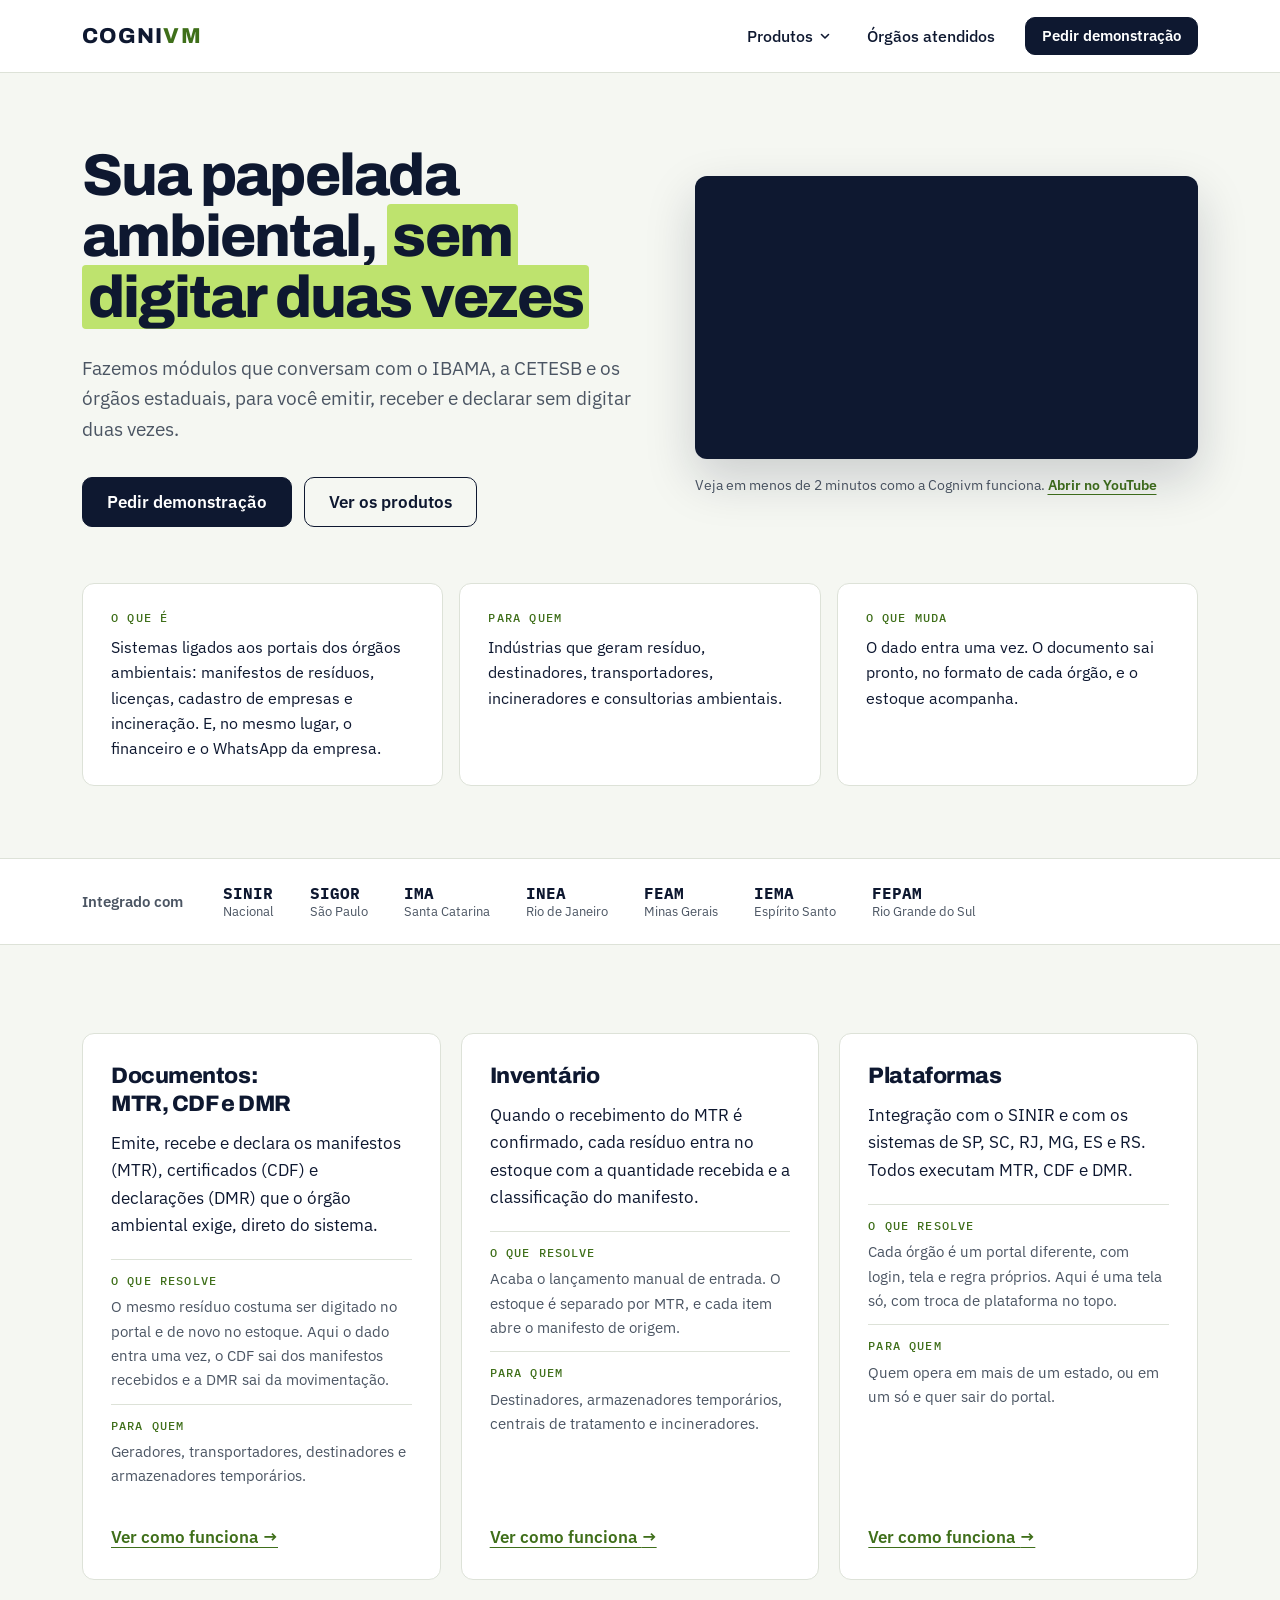
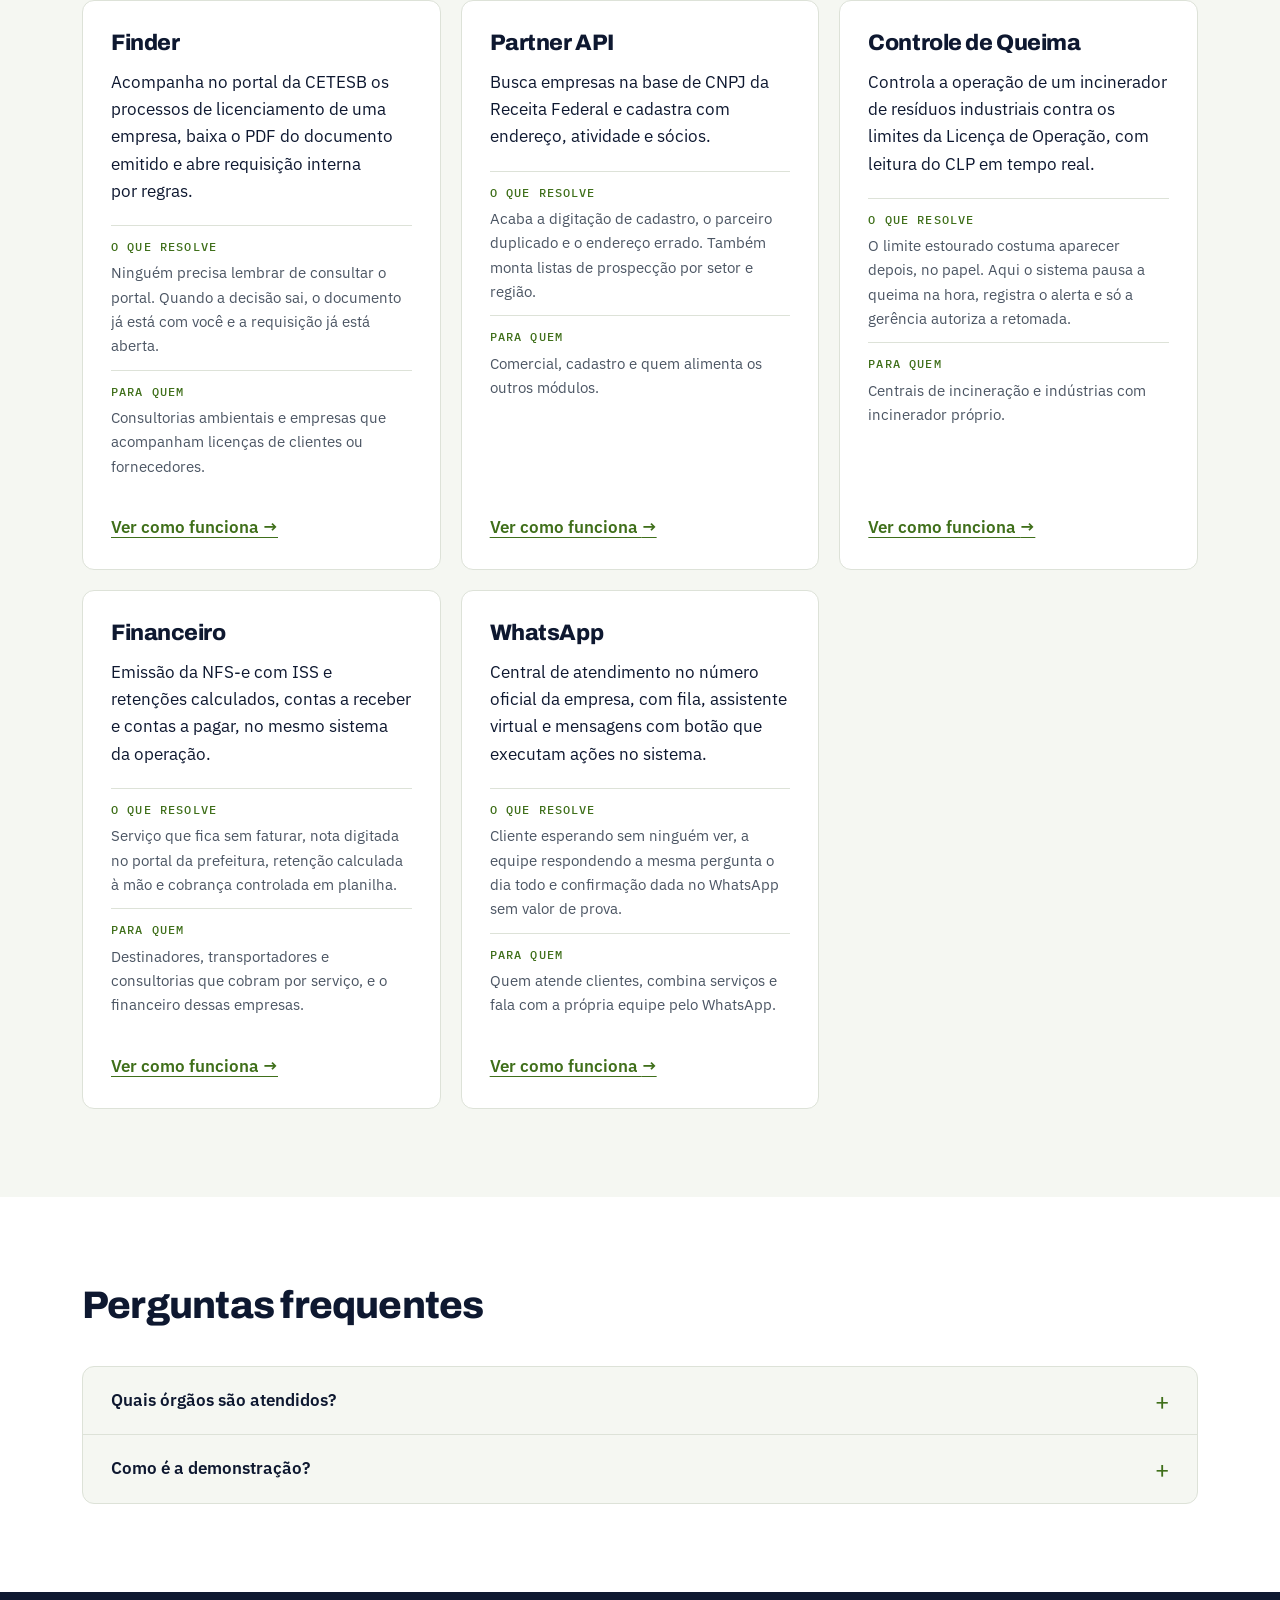
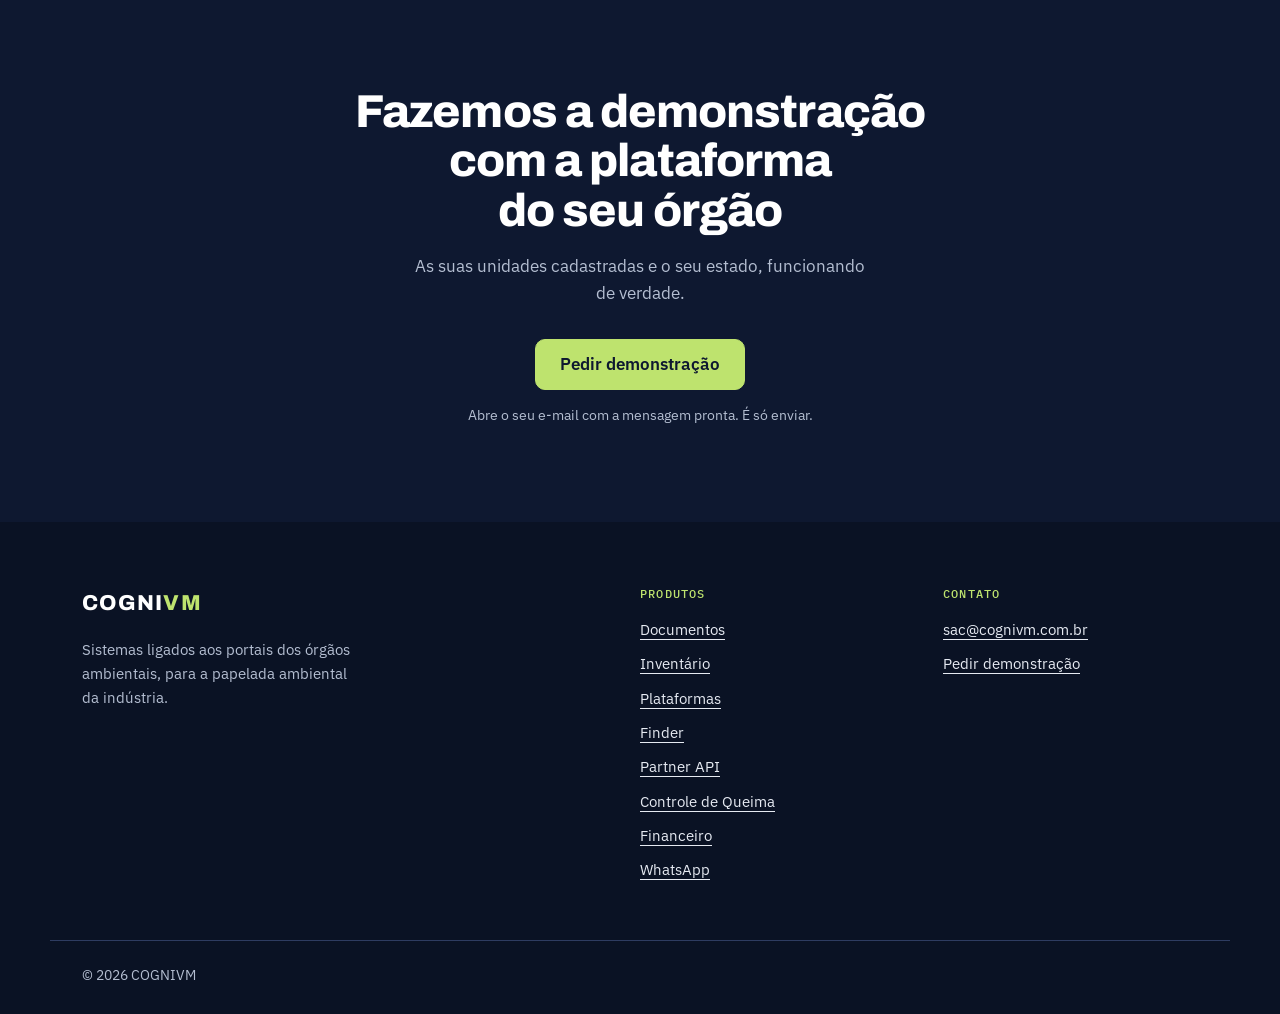
<file: index.html>
<!DOCTYPE html>
<html lang="pt-br">
<head>
    <meta charset="UTF-8">
    <meta name="viewport" content="width=device-width, initial-scale=1.0">
    <title>Software ambiental para a indústria | COGNIVM</title>
    <meta name="description" content="Sistemas para documentos de resíduos, licenciamento, cadastro de empresas e incineração, integrados aos órgãos ambientais, com financeiro e WhatsApp no mesmo lugar.">
    <link rel="stylesheet" href="site.css">
    <link rel="icon" type="image/svg+xml" href="favicon.svg">
    <link rel="icon" href="favicon.ico" sizes="48x48">
    <link rel="apple-touch-icon" href="apple-touch-icon.png">
</head>
<body>
    <header class="site-nav">
        <div class="wrap">
            <a href="index.html" class="wordmark">COGNI<span>VM</span></a>
            <nav class="menu" aria-label="Principal">
                <ul>
                    <li class="has-mega">
                        <button type="button" class="menu-btn" aria-expanded="false" aria-controls="mega">Produtos <svg width="12" height="12" viewBox="0 0 12 12" aria-hidden="true"><path d="M2.5 4.5 6 8l3.5-3.5" fill="none" stroke="currentColor" stroke-width="1.6" stroke-linecap="round" stroke-linejoin="round"/></svg></button>
                        <div class="mega" id="mega">
                            <ul>
                            <li><a href="documentos.html"><strong>Documentos</strong><span>MTR, CDF e DMR emitidos e controlados num só lugar</span></a></li>
                            <li><a href="inventario.html"><strong>Inventário</strong><span>O resíduo recebido no MTR já entra no estoque</span></a></li>
                            <li><a href="plataformas.html"><strong>Plataformas</strong><span>O SINIR e seis estados numa tela só</span></a></li>
                            <li><a href="finder.html"><strong>Finder</strong><span>Licenças da CETESB acompanhadas sozinhas</span></a></li>
                            <li><a href="partner-api.html"><strong>Partner API</strong><span>Cadastro de empresas direto da Receita</span></a></li>
                            <li><a href="controle-de-queima.html"><strong>Controle de Queima</strong><span>O incinerador dentro dos limites da Licença de Operação</span></a></li>
                            <li><a href="financeiro.html"><strong>Financeiro</strong><span>Do serviço prestado à NFS-e e ao dinheiro no caixa</span></a></li>
                            <li><a href="whatsapp.html"><strong>WhatsApp</strong><span>Atendimento, automação e confirmações registradas</span></a></li>
                            </ul>
                        </div>
                    </li>
                    <li><a href="plataformas.html">Órgãos atendidos</a></li>
                    <li class="menu-cta"><a href="#contato" class="btn-primary btn-sm">Pedir demonstração</a></li>
                </ul>
            </nav>
            <button type="button" class="burger" aria-label="Abrir menu" aria-expanded="false"><span></span><span></span><span></span></button>
        </div>
    </header>

    <main>
        <section class="hero">
            <div class="wrap">
                <div class="hero-grid hero-grid--media">
                    <div class="hero-copy">
                        <h1>Sua papelada ambiental, <mark>sem digitar duas vezes</mark></h1>
                        <p class="lead">Fazemos módulos que conversam com o IBAMA, a CETESB e os órgãos estaduais, para você emitir, receber e declarar sem digitar duas vezes.</p>
                        <div class="actions">
                            <a href="#contato" class="btn-primary">Pedir demonstração</a>
                            <a href="#produtos" class="btn-outline">Ver os produtos</a>
                        </div>
                    </div>
                    <figure class="hero-media">
                    <div class="video-frame"><iframe src="https://www.youtube-nocookie.com/embed/ExWiQunJGHQ" title="Veja em menos de 2 minutos como a Cognivm funciona" allow="accelerometer; encrypted-media; picture-in-picture; fullscreen" referrerpolicy="strict-origin-when-cross-origin" allowfullscreen></iframe></div>
                    <figcaption>Veja em menos de 2 minutos como a Cognivm funciona. <a href="https://www.youtube.com/watch?v=ExWiQunJGHQ" target="_blank" rel="noopener" class="text-link">Abrir no YouTube<span class="sr-only"> (abre em nova aba)</span></a></figcaption>
                </figure>
                </div>
                <dl class="ficha">
                    <div><dt>O que é</dt><dd>Sistemas ligados aos portais dos órgãos ambientais: manifestos de resíduos, licenças, cadastro de empresas e incineração. E, no mesmo lugar, o financeiro e o WhatsApp da empresa.</dd></div>
                    <div><dt>Para quem</dt><dd>Indústrias que geram resíduo, destinadores, transportadores, incineradores e consultorias ambientais.</dd></div>
                    <div><dt>O que muda</dt><dd>O dado entra uma vez. O documento sai pronto, no formato de cada órgão, e o estoque acompanha.</dd></div>
                </dl>
            </div>
        </section>

        <section class="strip" aria-label="Órgãos atendidos">
            <div class="wrap">
                <p>Integrado com</p>
                <ul>
                    <li><strong>SINIR</strong><span>Nacional</span></li>
                    <li><strong>SIGOR</strong><span>São Paulo</span></li>
                    <li><strong>IMA</strong><span>Santa Catarina</span></li>
                    <li><strong>INEA</strong><span>Rio de Janeiro</span></li>
                    <li><strong>FEAM</strong><span>Minas Gerais</span></li>
                    <li><strong>IEMA</strong><span>Espírito Santo</span></li>
                    <li><strong>FEPAM</strong><span>Rio Grande do Sul</span></li>
                </ul>
            </div>
        </section>
        <section class="row row--flat" id="produtos">
            <div class="wrap">
<div class="cards">
                <article class="product">
                    <h3>Documentos: MTR, CDF e DMR</h3>
                    <p class="what">Emite, recebe e declara os manifestos (MTR), certificados (CDF) e declarações (DMR) que o órgão ambiental exige, direto do sistema.</p>
                    <dl>
                        <div><dt>O que resolve</dt><dd>O mesmo resíduo costuma ser digitado no portal e de novo no estoque. Aqui o dado entra uma vez, o CDF sai dos manifestos recebidos e a DMR sai da movimentação.</dd></div>
                        <div><dt>Para quem</dt><dd>Geradores, transportadores, destinadores e armazenadores temporários.</dd></div>
                    </dl>
                    <a href="documentos.html" class="text-link more">Ver como funciona <span aria-hidden="true">&rarr;</span></a>
                </article>
                <article class="product">
                    <h3>Inventário</h3>
                    <p class="what">Quando o recebimento do MTR é confirmado, cada resíduo entra no estoque com a quantidade recebida e a classificação do manifesto.</p>
                    <dl>
                        <div><dt>O que resolve</dt><dd>Acaba o lançamento manual de entrada. O estoque é separado por MTR, e cada item abre o manifesto de origem.</dd></div>
                        <div><dt>Para quem</dt><dd>Destinadores, armazenadores temporários, centrais de tratamento e incineradores.</dd></div>
                    </dl>
                    <a href="inventario.html" class="text-link more">Ver como funciona <span aria-hidden="true">&rarr;</span></a>
                </article>
                <article class="product">
                    <h3>Plataformas</h3>
                    <p class="what">Integração com o SINIR e com os sistemas de SP, SC, RJ, MG, ES e RS. Todos executam MTR, CDF e DMR.</p>
                    <dl>
                        <div><dt>O que resolve</dt><dd>Cada órgão é um portal diferente, com login, tela e regra próprios. Aqui é uma tela só, com troca de plataforma no topo.</dd></div>
                        <div><dt>Para quem</dt><dd>Quem opera em mais de um estado, ou em um só e quer sair do portal.</dd></div>
                    </dl>
                    <a href="plataformas.html" class="text-link more">Ver como funciona <span aria-hidden="true">&rarr;</span></a>
                </article>
                <article class="product">
                    <h3>Finder</h3>
                    <p class="what">Acompanha no portal da CETESB os processos de licenciamento de uma empresa, baixa o PDF do documento emitido e abre requisição interna por regras.</p>
                    <dl>
                        <div><dt>O que resolve</dt><dd>Ninguém precisa lembrar de consultar o portal. Quando a decisão sai, o documento já está com você e a requisição já está aberta.</dd></div>
                        <div><dt>Para quem</dt><dd>Consultorias ambientais e empresas que acompanham licenças de clientes ou fornecedores.</dd></div>
                    </dl>
                    <a href="finder.html" class="text-link more">Ver como funciona <span aria-hidden="true">&rarr;</span></a>
                </article>
                <article class="product">
                    <h3>Partner API</h3>
                    <p class="what">Busca empresas na base de CNPJ da Receita Federal e cadastra com endereço, atividade e sócios.</p>
                    <dl>
                        <div><dt>O que resolve</dt><dd>Acaba a digitação de cadastro, o parceiro duplicado e o endereço errado. Também monta listas de prospecção por setor e região.</dd></div>
                        <div><dt>Para quem</dt><dd>Comercial, cadastro e quem alimenta os outros módulos.</dd></div>
                    </dl>
                    <a href="partner-api.html" class="text-link more">Ver como funciona <span aria-hidden="true">&rarr;</span></a>
                </article>
                <article class="product">
                    <h3>Controle de Queima</h3>
                    <p class="what">Controla a operação de um incinerador de resíduos industriais contra os limites da Licença de Operação, com leitura do CLP em tempo real.</p>
                    <dl>
                        <div><dt>O que resolve</dt><dd>O limite estourado costuma aparecer depois, no papel. Aqui o sistema pausa a queima na hora, registra o alerta e só a gerência autoriza a retomada.</dd></div>
                        <div><dt>Para quem</dt><dd>Centrais de incineração e indústrias com incinerador próprio.</dd></div>
                    </dl>
                    <a href="controle-de-queima.html" class="text-link more">Ver como funciona <span aria-hidden="true">&rarr;</span></a>
                </article>
                <article class="product">
                    <h3>Financeiro</h3>
                    <p class="what">Emissão da NFS-e com ISS e retenções calculados, contas a receber e contas a pagar, no mesmo sistema da operação.</p>
                    <dl>
                        <div><dt>O que resolve</dt><dd>Serviço que fica sem faturar, nota digitada no portal da prefeitura, retenção calculada à mão e cobrança controlada em planilha.</dd></div>
                        <div><dt>Para quem</dt><dd>Destinadores, transportadores e consultorias que cobram por serviço, e o financeiro dessas empresas.</dd></div>
                    </dl>
                    <a href="financeiro.html" class="text-link more">Ver como funciona <span aria-hidden="true">&rarr;</span></a>
                </article>
                <article class="product">
                    <h3>WhatsApp</h3>
                    <p class="what">Central de atendimento no número oficial da empresa, com fila, assistente virtual e mensagens com botão que executam ações no sistema.</p>
                    <dl>
                        <div><dt>O que resolve</dt><dd>Cliente esperando sem ninguém ver, a equipe respondendo a mesma pergunta o dia todo e confirmação dada no WhatsApp sem valor de prova.</dd></div>
                        <div><dt>Para quem</dt><dd>Quem atende clientes, combina serviços e fala com a própria equipe pelo WhatsApp.</dd></div>
                    </dl>
                    <a href="whatsapp.html" class="text-link more">Ver como funciona <span aria-hidden="true">&rarr;</span></a>
                </article>
                </div>
            </div>
        </section>
        <section class="row">
            <div class="wrap">
                <div class="rail">
                    <h2>Perguntas frequentes</h2>
                </div>
                <div>
                    <div class="faq">
                        <details>
                            <summary>Quais órgãos são atendidos?</summary>
                            <p>O SINIR (sistema nacional) e os sistemas de SP, SC, RJ, MG, ES e RS. A página Plataformas mostra o que cada um faz.</p>
                        </details>
                        <details>
                            <summary>Como é a demonstração?</summary>
                            <p>Você pede por e-mail e mostramos o sistema funcionando com as suas unidades e com o órgão do seu estado.</p>
                        </details>
                    </div>
                </div>
            </div>
        </section>
        <section class="cta" id="contato">
            <div class="wrap">
                <div>
                    <h2>Fazemos a demonstração com a plataforma do seu órgão</h2>
                    <p>As suas unidades cadastradas e o seu estado, funcionando de verdade.</p>
                </div>
                <div>
                    <a href="mailto:sac@cognivm.com.br?subject=Demonstra%C3%A7%C3%A3o%20" class="btn-primary">Pedir demonstração</a>
                    <p class="micro">Abre o seu e-mail com a mensagem pronta. É só enviar.</p>
                </div>
            </div>
        </section>
    </main>

    <footer class="site-footer">
        <div class="wrap">
            <div class="foot-brand">
                <a href="index.html" class="wordmark">COGNI<span>VM</span></a>
                <p>Sistemas ligados aos portais dos órgãos ambientais, para a papelada ambiental da indústria.</p>
            </div>
            <div>
                <h3>Produtos</h3>
                <ul>
                        <li><a href="documentos.html">Documentos</a></li>
                        <li><a href="inventario.html">Inventário</a></li>
                        <li><a href="plataformas.html">Plataformas</a></li>
                        <li><a href="finder.html">Finder</a></li>
                        <li><a href="partner-api.html">Partner API</a></li>
                        <li><a href="controle-de-queima.html">Controle de Queima</a></li>
                        <li><a href="financeiro.html">Financeiro</a></li>
                        <li><a href="whatsapp.html">WhatsApp</a></li>
                </ul>
            </div>
            <div>
                <h3>Contato</h3>
                <ul>
                    <li><a href="mailto:sac@cognivm.com.br">sac@cognivm.com.br</a></li>
                    <li><a href="#contato">Pedir demonstração</a></li>
                </ul>
            </div>
        </div>
        <div class="wrap foot-base"><span>&copy; 2026 COGNIVM</span></div>
    </footer>

    <script>
        (function () {
            var h = document.querySelector('.site-nav');
            var mega = h.querySelector('.menu-btn');
            var burger = h.querySelector('.burger');
            mega.addEventListener('click', function () {
                var open = h.classList.toggle('mega-open');
                mega.setAttribute('aria-expanded', open);
            });
            burger.addEventListener('click', function () {
                var open = h.classList.toggle('menu-open');
                burger.setAttribute('aria-expanded', open);
            });
            document.addEventListener('click', function (e) {
                if (!h.contains(e.target)) { h.classList.remove('mega-open'); mega.setAttribute('aria-expanded', false); }
            });
            document.addEventListener('keydown', function (e) {
                if (e.key === 'Escape') { h.classList.remove('mega-open', 'menu-open'); mega.setAttribute('aria-expanded', false); mega.focus(); }
            });
        })();
    </script>
</body>
</html>
</file>
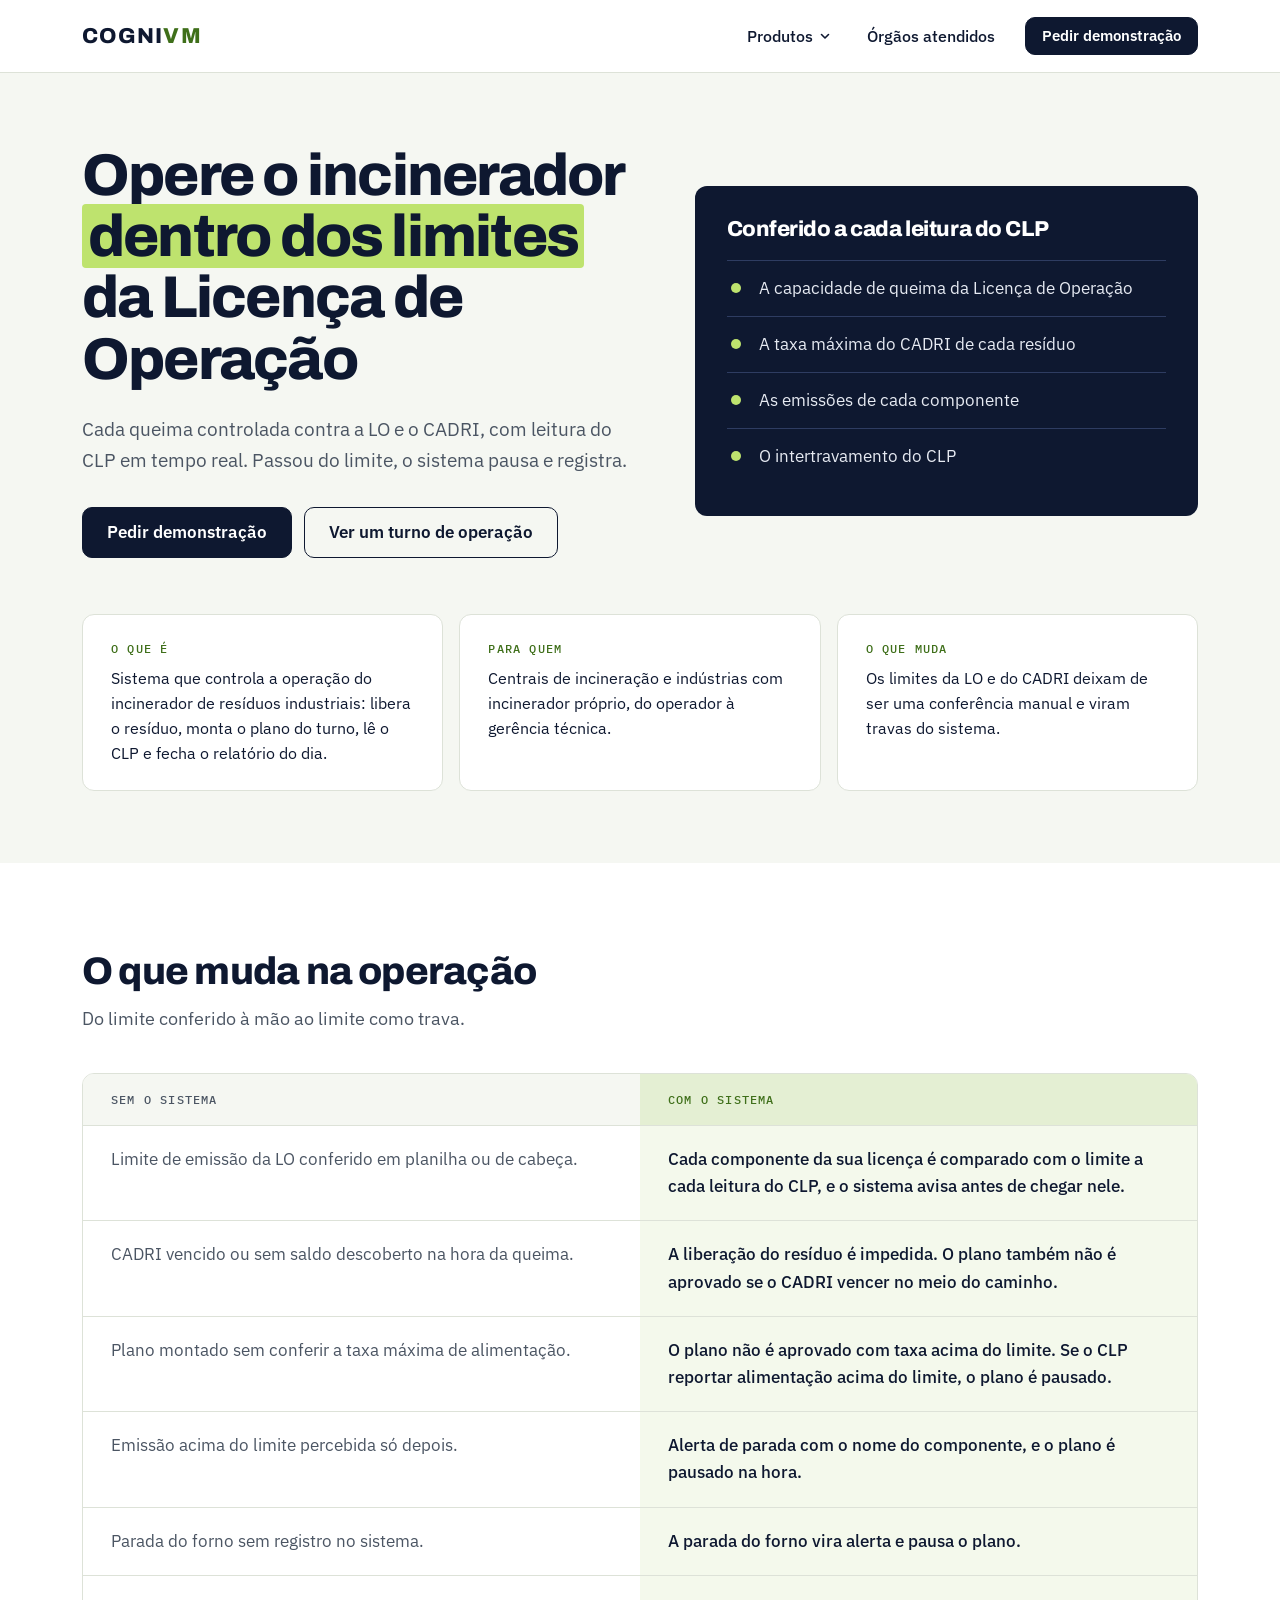
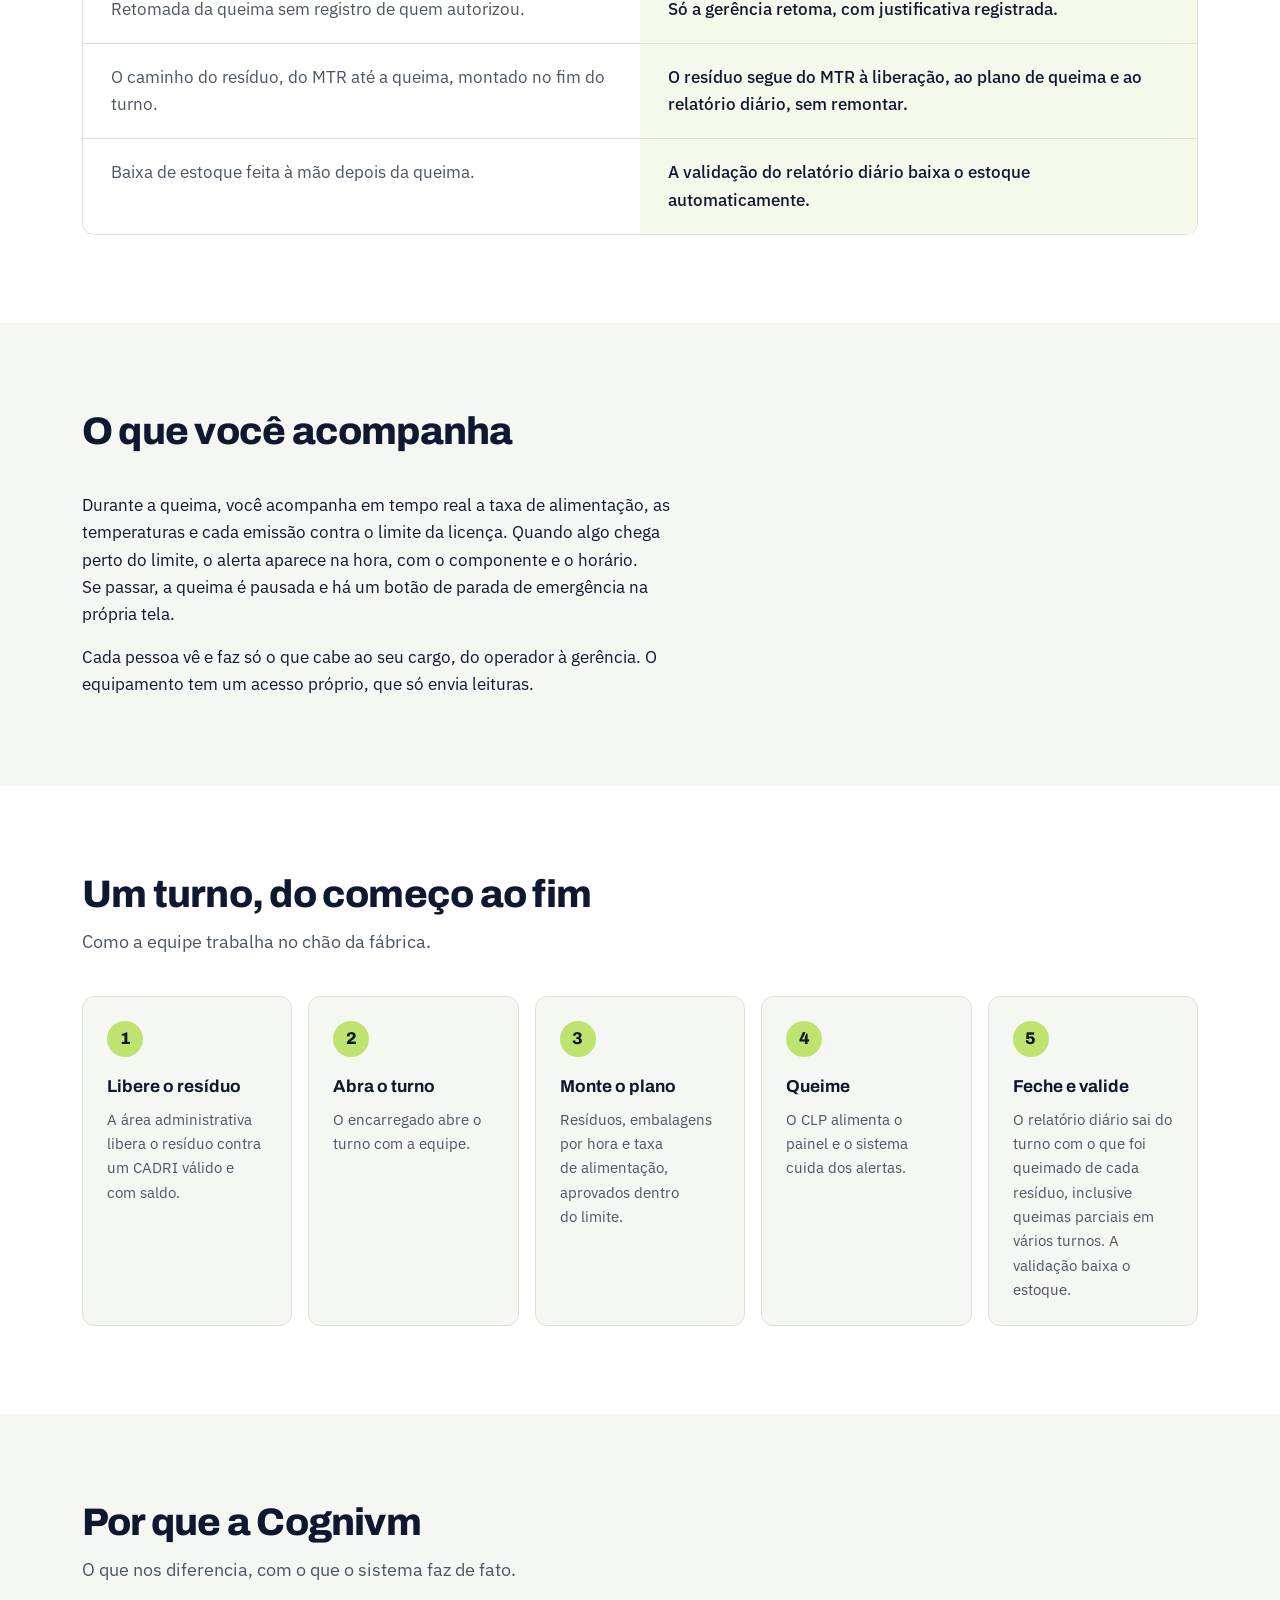
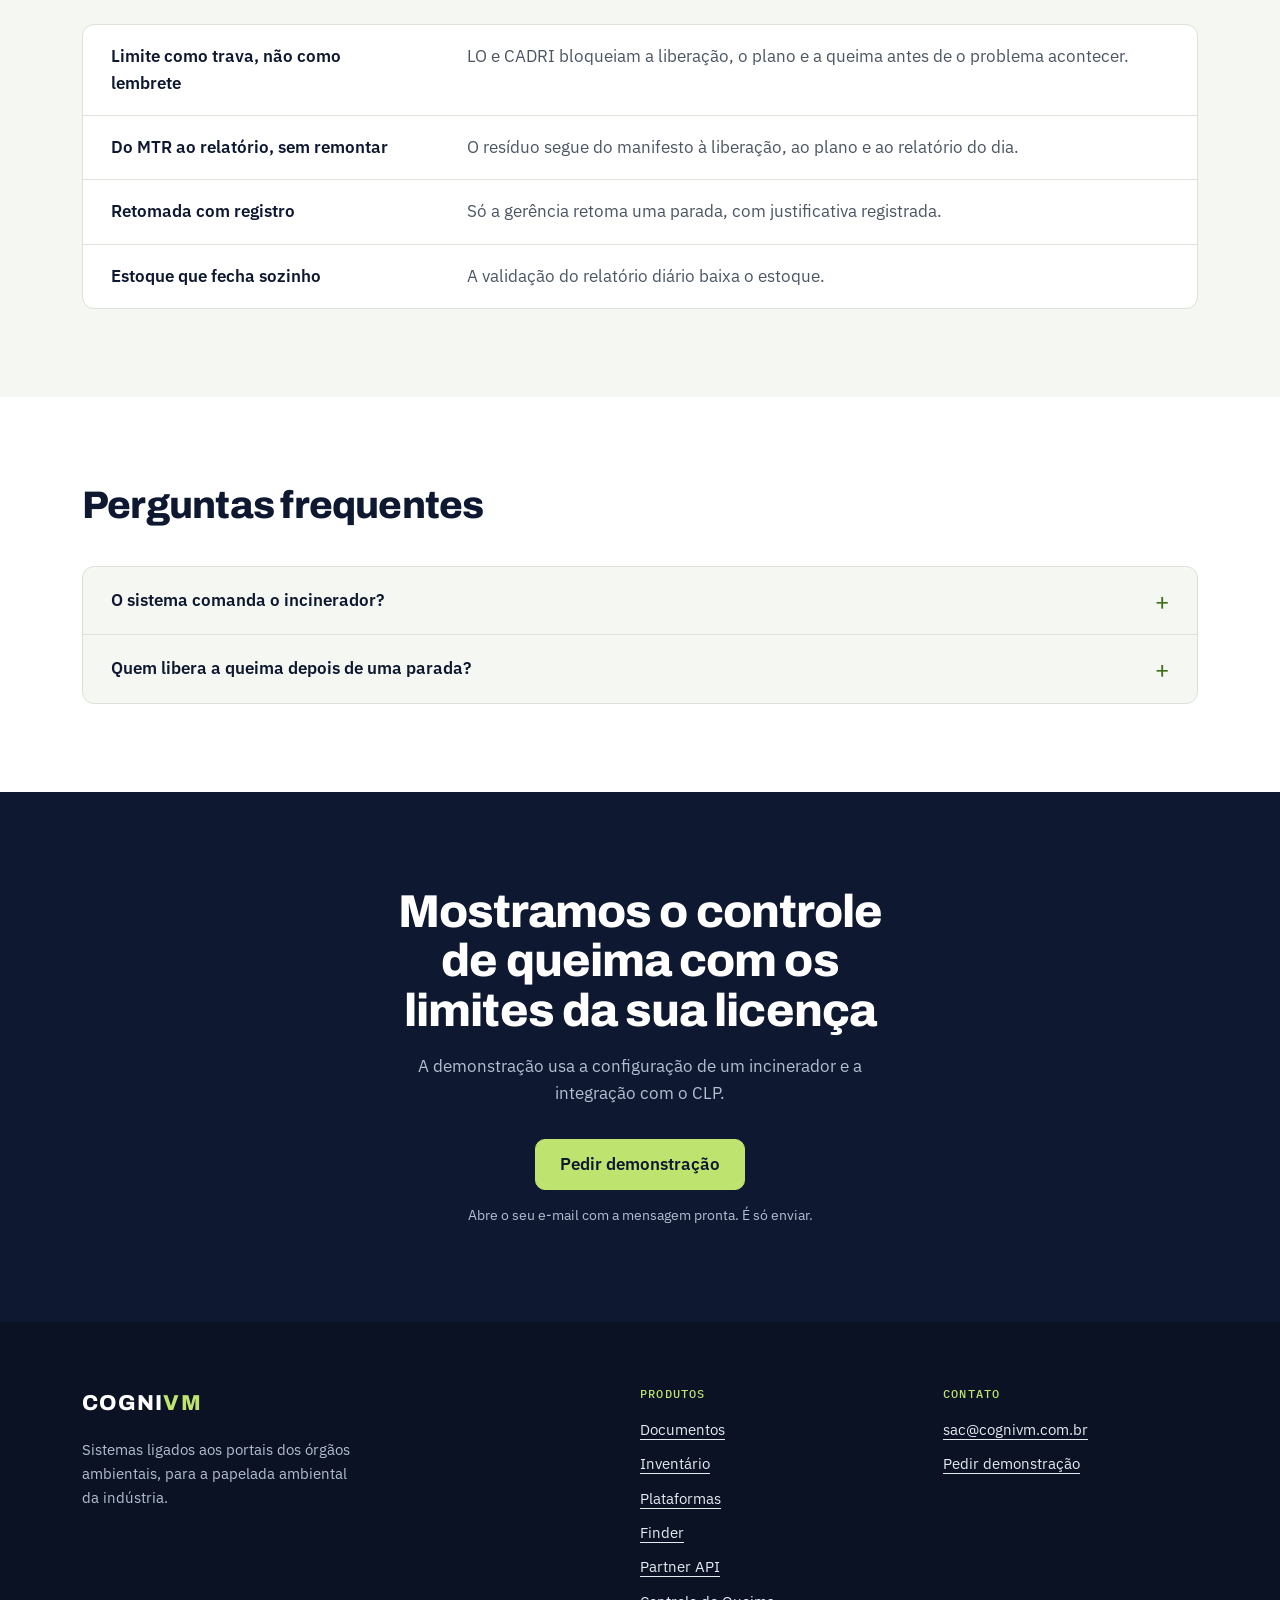
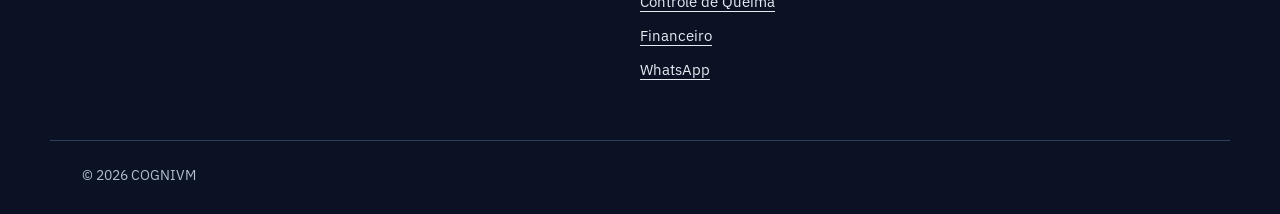
<file: controle-de-queima.html>
<!DOCTYPE html>
<html lang="pt-br">
<head>
    <meta charset="UTF-8">
    <meta name="viewport" content="width=device-width, initial-scale=1.0">
    <title>Controle de Queima: acompanhamento da incineração e da licença | COGNIVM</title>
    <meta name="description" content="Controle do processo de incineração: limites da LO, CADRI, leitura do CLP, alertas e relatório diário.">
    <link rel="stylesheet" href="site.css">
    <link rel="icon" type="image/svg+xml" href="favicon.svg">
    <link rel="icon" href="favicon.ico" sizes="48x48">
    <link rel="apple-touch-icon" href="apple-touch-icon.png">
</head>
<body>
    <header class="site-nav">
        <div class="wrap">
            <a href="index.html" class="wordmark">COGNI<span>VM</span></a>
            <nav class="menu" aria-label="Principal">
                <ul>
                    <li class="has-mega">
                        <button type="button" class="menu-btn" aria-expanded="false" aria-controls="mega">Produtos <svg width="12" height="12" viewBox="0 0 12 12" aria-hidden="true"><path d="M2.5 4.5 6 8l3.5-3.5" fill="none" stroke="currentColor" stroke-width="1.6" stroke-linecap="round" stroke-linejoin="round"/></svg></button>
                        <div class="mega" id="mega">
                            <ul>
                            <li><a href="documentos.html"><strong>Documentos</strong><span>MTR, CDF e DMR emitidos e controlados num só lugar</span></a></li>
                            <li><a href="inventario.html"><strong>Inventário</strong><span>O resíduo recebido no MTR já entra no estoque</span></a></li>
                            <li><a href="plataformas.html"><strong>Plataformas</strong><span>O SINIR e seis estados numa tela só</span></a></li>
                            <li><a href="finder.html"><strong>Finder</strong><span>Licenças da CETESB acompanhadas sozinhas</span></a></li>
                            <li><a href="partner-api.html"><strong>Partner API</strong><span>Cadastro de empresas direto da Receita</span></a></li>
                            <li><a href="controle-de-queima.html" aria-current="page"><strong>Controle de Queima</strong><span>O incinerador dentro dos limites da Licença de Operação</span></a></li>
                            <li><a href="financeiro.html"><strong>Financeiro</strong><span>Do serviço prestado à NFS-e e ao dinheiro no caixa</span></a></li>
                            <li><a href="whatsapp.html"><strong>WhatsApp</strong><span>Atendimento, automação e confirmações registradas</span></a></li>
                            </ul>
                        </div>
                    </li>
                    <li><a href="plataformas.html">Órgãos atendidos</a></li>
                    <li class="menu-cta"><a href="#contato" class="btn-primary btn-sm">Pedir demonstração</a></li>
                </ul>
            </nav>
            <button type="button" class="burger" aria-label="Abrir menu" aria-expanded="false"><span></span><span></span><span></span></button>
        </div>
    </header>

    <main>
        <section class="hero">
            <div class="wrap">
                <div class="hero-grid hero-grid--media">
                    <div class="hero-copy">
                        <h1>Opere o incinerador <mark>dentro dos limites</mark> da Licença de Operação</h1>
                        <p class="lead">Cada queima controlada contra a LO e o CADRI, com leitura do CLP em tempo real. Passou do limite, o sistema pausa e registra.</p>
                        <div class="actions">
                            <a href="#contato" class="btn-primary">Pedir demonstração</a>
                            <a href="#turno" class="btn-outline">Ver um turno de operação</a>
                        </div>
                    </div>
                    <div class="hero-card">
                    <h2>Conferido a cada leitura do CLP</h2>
                    <ul>
                        <li>A capacidade de queima da Licença de Operação</li>
                        <li>A taxa máxima do CADRI de cada resíduo</li>
                        <li>As emissões de cada componente</li>
                        <li>O intertravamento do CLP</li>
                    </ul>
                </div>
                </div>
                <dl class="ficha">
                    <div><dt>O que é</dt><dd>Sistema que controla a operação do incinerador de resíduos industriais: libera o resíduo, monta o plano do turno, lê o CLP e fecha o relatório do dia.</dd></div>
                    <div><dt>Para quem</dt><dd>Centrais de incineração e indústrias com incinerador próprio, do operador à gerência técnica.</dd></div>
                    <div><dt>O que muda</dt><dd>Os limites da LO e do CADRI deixam de ser uma conferência manual e viram travas do sistema.</dd></div>
                </dl>
            </div>
        </section>

        <section class="row">
            <div class="wrap">
                <div class="rail">
                    <h2>O que muda na operação</h2>
                    <p>Do limite conferido à mão ao limite como trava.</p>
                </div>
                <div>
                    <table class="ledger">
                        <thead>
                            <tr><th scope="col">Sem o sistema</th><th scope="col">Com o sistema</th></tr>
                        </thead>
                        <tbody>
                        <tr>
                            <td data-label="Sem o sistema">Limite de emissão da LO conferido em planilha ou de cabeça.</td>
                            <td data-label="Com o sistema">Cada componente da sua licença é comparado com o limite a cada leitura do CLP, e o sistema avisa antes de chegar nele.</td>
                        </tr>
                        <tr>
                            <td data-label="Sem o sistema">CADRI vencido ou sem saldo descoberto na hora da queima.</td>
                            <td data-label="Com o sistema">A liberação do resíduo é impedida. O plano também não é aprovado se o CADRI vencer no meio do caminho.</td>
                        </tr>
                        <tr>
                            <td data-label="Sem o sistema">Plano montado sem conferir a taxa máxima de alimentação.</td>
                            <td data-label="Com o sistema">O plano não é aprovado com taxa acima do limite. Se o CLP reportar alimentação acima do limite, o plano é pausado.</td>
                        </tr>
                        <tr>
                            <td data-label="Sem o sistema">Emissão acima do limite percebida só depois.</td>
                            <td data-label="Com o sistema">Alerta de parada com o nome do componente, e o plano é pausado na hora.</td>
                        </tr>
                        <tr>
                            <td data-label="Sem o sistema">Parada do forno sem registro no sistema.</td>
                            <td data-label="Com o sistema">A parada do forno vira alerta e pausa o plano.</td>
                        </tr>
                        <tr>
                            <td data-label="Sem o sistema">Retomada da queima sem registro de quem autorizou.</td>
                            <td data-label="Com o sistema">Só a gerência retoma, com justificativa registrada.</td>
                        </tr>
                        <tr>
                            <td data-label="Sem o sistema">O caminho do resíduo, do MTR até a queima, montado no fim do turno.</td>
                            <td data-label="Com o sistema">O resíduo segue do MTR à liberação, ao plano de queima e ao relatório diário, sem remontar.</td>
                        </tr>
                        <tr>
                            <td data-label="Sem o sistema">Baixa de estoque feita à mão depois da queima.</td>
                            <td data-label="Com o sistema">A validação do relatório diário baixa o estoque automaticamente.</td>
                        </tr>
                        </tbody>
                    </table>
                </div>
            </div>
        </section>
        <section class="row">
            <div class="wrap">
                <div class="rail">
                    <h2>O que você acompanha</h2>
                </div>
                <div>
                    <div class="prose">
                        <p>Durante a queima, você acompanha em tempo real a taxa de alimentação, as temperaturas e cada emissão contra o limite da licença. Quando algo chega perto do limite, o alerta aparece na hora, com o componente e o horário. Se passar, a queima é pausada e há um botão de parada de emergência na própria tela.</p>
                        <p>Cada pessoa vê e faz só o que cabe ao seu cargo, do operador à gerência. O equipamento tem um acesso próprio, que só envia leituras.</p>
                    </div>
                </div>
            </div>
        </section>
        <section class="row" id="turno">
            <div class="wrap">
                <div class="rail">
                    <h2>Um turno, do começo ao fim</h2>
                    <p>Como a equipe trabalha no chão da fábrica.</p>
                </div>
                <div>
                    <ol class="vsteps">
                        <li><div><strong>Libere o resíduo</strong><p>A área administrativa libera o resíduo contra um CADRI válido e com saldo.</p></div></li>
                        <li><div><strong>Abra o turno</strong><p>O encarregado abre o turno com a equipe.</p></div></li>
                        <li><div><strong>Monte o plano</strong><p>Resíduos, embalagens por hora e taxa de alimentação, aprovados dentro do limite.</p></div></li>
                        <li><div><strong>Queime</strong><p>O CLP alimenta o painel e o sistema cuida dos alertas.</p></div></li>
                        <li><div><strong>Feche e valide</strong><p>O relatório diário sai do turno com o que foi queimado de cada resíduo, inclusive queimas parciais em vários turnos. A validação baixa o estoque.</p></div></li>
                    </ol>
                </div>
            </div>
        </section>
        <section class="row">
            <div class="wrap">
                <div class="rail">
                    <h2>Por que a Cognivm</h2>
                    <p>O que nos diferencia, com o que o sistema faz de fato.</p>
                </div>
                <div>
                    <table class="rules">
                        <caption class="sr-only">Por que a Cognivm</caption>
                        <tbody>
                            <tr><th scope="row">Limite como trava, não como lembrete</th><td>LO e CADRI bloqueiam a liberação, o plano e a queima antes de o problema acontecer.</td></tr>
                            <tr><th scope="row">Do MTR ao relatório, sem remontar</th><td>O resíduo segue do manifesto à liberação, ao plano e ao relatório do dia.</td></tr>
                            <tr><th scope="row">Retomada com registro</th><td>Só a gerência retoma uma parada, com justificativa registrada.</td></tr>
                            <tr><th scope="row">Estoque que fecha sozinho</th><td>A validação do relatório diário baixa o estoque.</td></tr>
                        </tbody>
                    </table>
                </div>
            </div>
        </section>
        <section class="row">
            <div class="wrap">
                <div class="rail">
                    <h2>Perguntas frequentes</h2>
                </div>
                <div>
                    <div class="faq">
                        <details>
                            <summary>O sistema comanda o incinerador?</summary>
                            <p>Não. O intertravamento continua com o CLP. O sistema lê as medições, compara com os limites da Licença de Operação e do CADRI, registra o alerta e pausa o plano.</p>
                        </details>
                        <details>
                            <summary>Quem libera a queima depois de uma parada?</summary>
                            <p>Somente a gerência técnica, com uma justificativa registrada no próprio alerta.</p>
                        </details>
                    </div>
                </div>
            </div>
        </section>
        <section class="cta" id="contato">
            <div class="wrap">
                <div>
                    <h2>Mostramos o controle de queima com os limites da sua licença</h2>
                    <p>A demonstração usa a configuração de um incinerador e a integração com o CLP.</p>
                </div>
                <div>
                    <a href="mailto:sac@cognivm.com.br?subject=Demonstra%C3%A7%C3%A3o%20Controle%20de%20Queima" class="btn-primary">Pedir demonstração</a>
                    <p class="micro">Abre o seu e-mail com a mensagem pronta. É só enviar.</p>
                </div>
            </div>
        </section>
    </main>

    <footer class="site-footer">
        <div class="wrap">
            <div class="foot-brand">
                <a href="index.html" class="wordmark">COGNI<span>VM</span></a>
                <p>Sistemas ligados aos portais dos órgãos ambientais, para a papelada ambiental da indústria.</p>
            </div>
            <div>
                <h3>Produtos</h3>
                <ul>
                        <li><a href="documentos.html">Documentos</a></li>
                        <li><a href="inventario.html">Inventário</a></li>
                        <li><a href="plataformas.html">Plataformas</a></li>
                        <li><a href="finder.html">Finder</a></li>
                        <li><a href="partner-api.html">Partner API</a></li>
                        <li><a href="controle-de-queima.html">Controle de Queima</a></li>
                        <li><a href="financeiro.html">Financeiro</a></li>
                        <li><a href="whatsapp.html">WhatsApp</a></li>
                </ul>
            </div>
            <div>
                <h3>Contato</h3>
                <ul>
                    <li><a href="mailto:sac@cognivm.com.br">sac@cognivm.com.br</a></li>
                    <li><a href="#contato">Pedir demonstração</a></li>
                </ul>
            </div>
        </div>
        <div class="wrap foot-base"><span>&copy; 2026 COGNIVM</span></div>
    </footer>

    <script>
        (function () {
            var h = document.querySelector('.site-nav');
            var mega = h.querySelector('.menu-btn');
            var burger = h.querySelector('.burger');
            mega.addEventListener('click', function () {
                var open = h.classList.toggle('mega-open');
                mega.setAttribute('aria-expanded', open);
            });
            burger.addEventListener('click', function () {
                var open = h.classList.toggle('menu-open');
                burger.setAttribute('aria-expanded', open);
            });
            document.addEventListener('click', function (e) {
                if (!h.contains(e.target)) { h.classList.remove('mega-open'); mega.setAttribute('aria-expanded', false); }
            });
            document.addEventListener('keydown', function (e) {
                if (e.key === 'Escape') { h.classList.remove('mega-open', 'menu-open'); mega.setAttribute('aria-expanded', false); mega.focus(); }
            });
        })();
    </script>
</body>
</html>
</file>
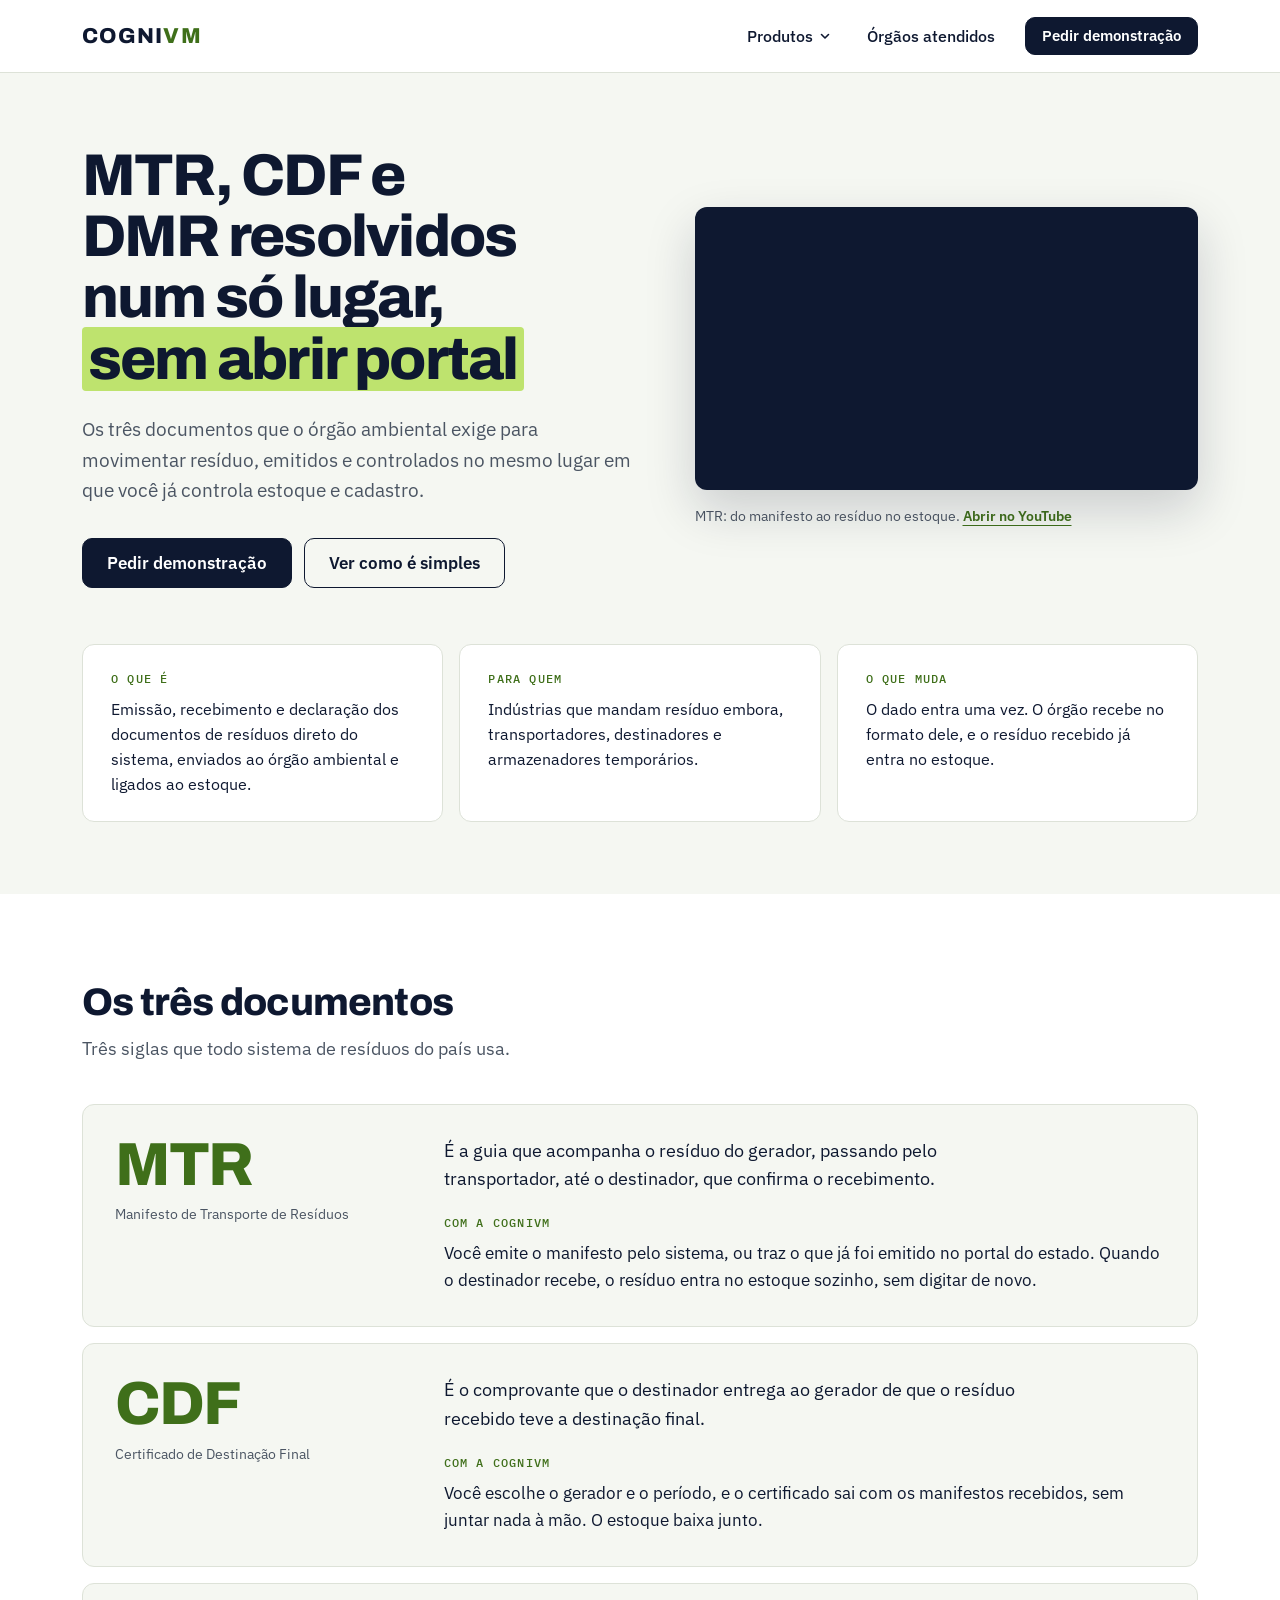
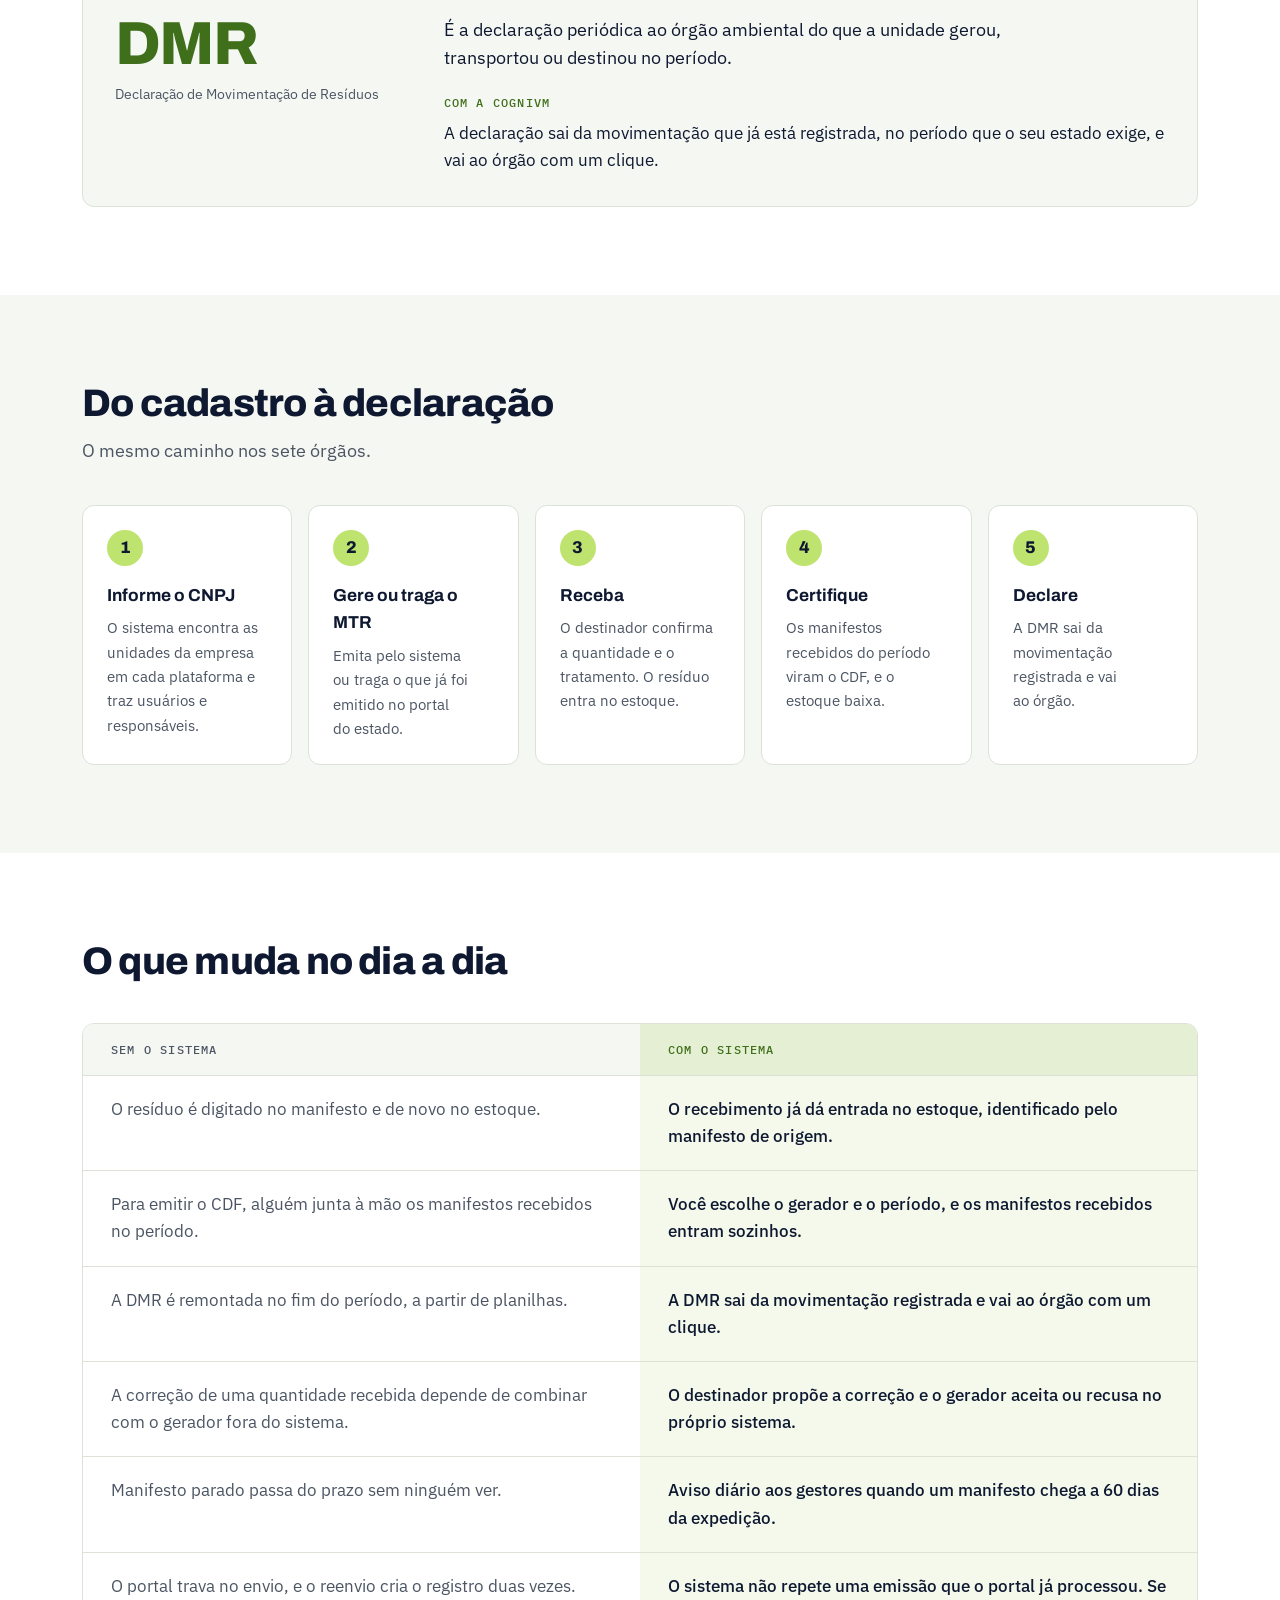
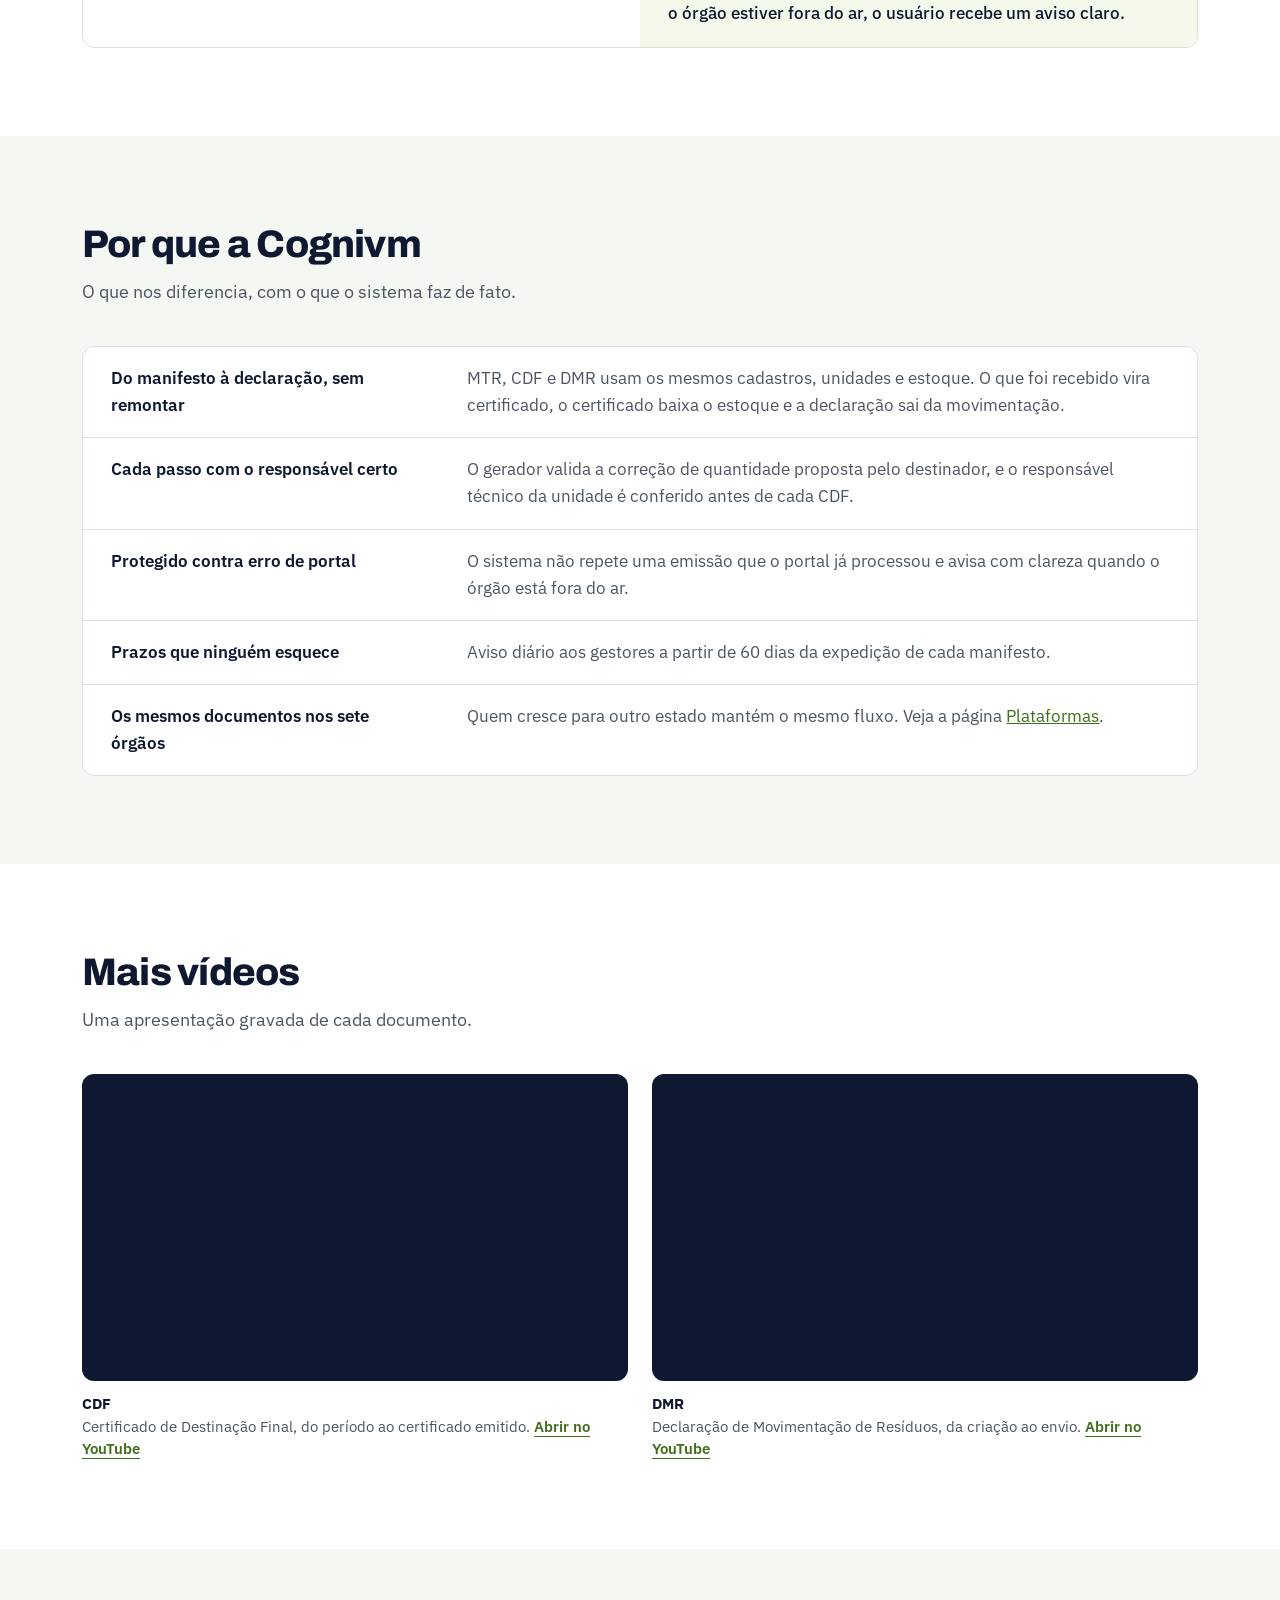
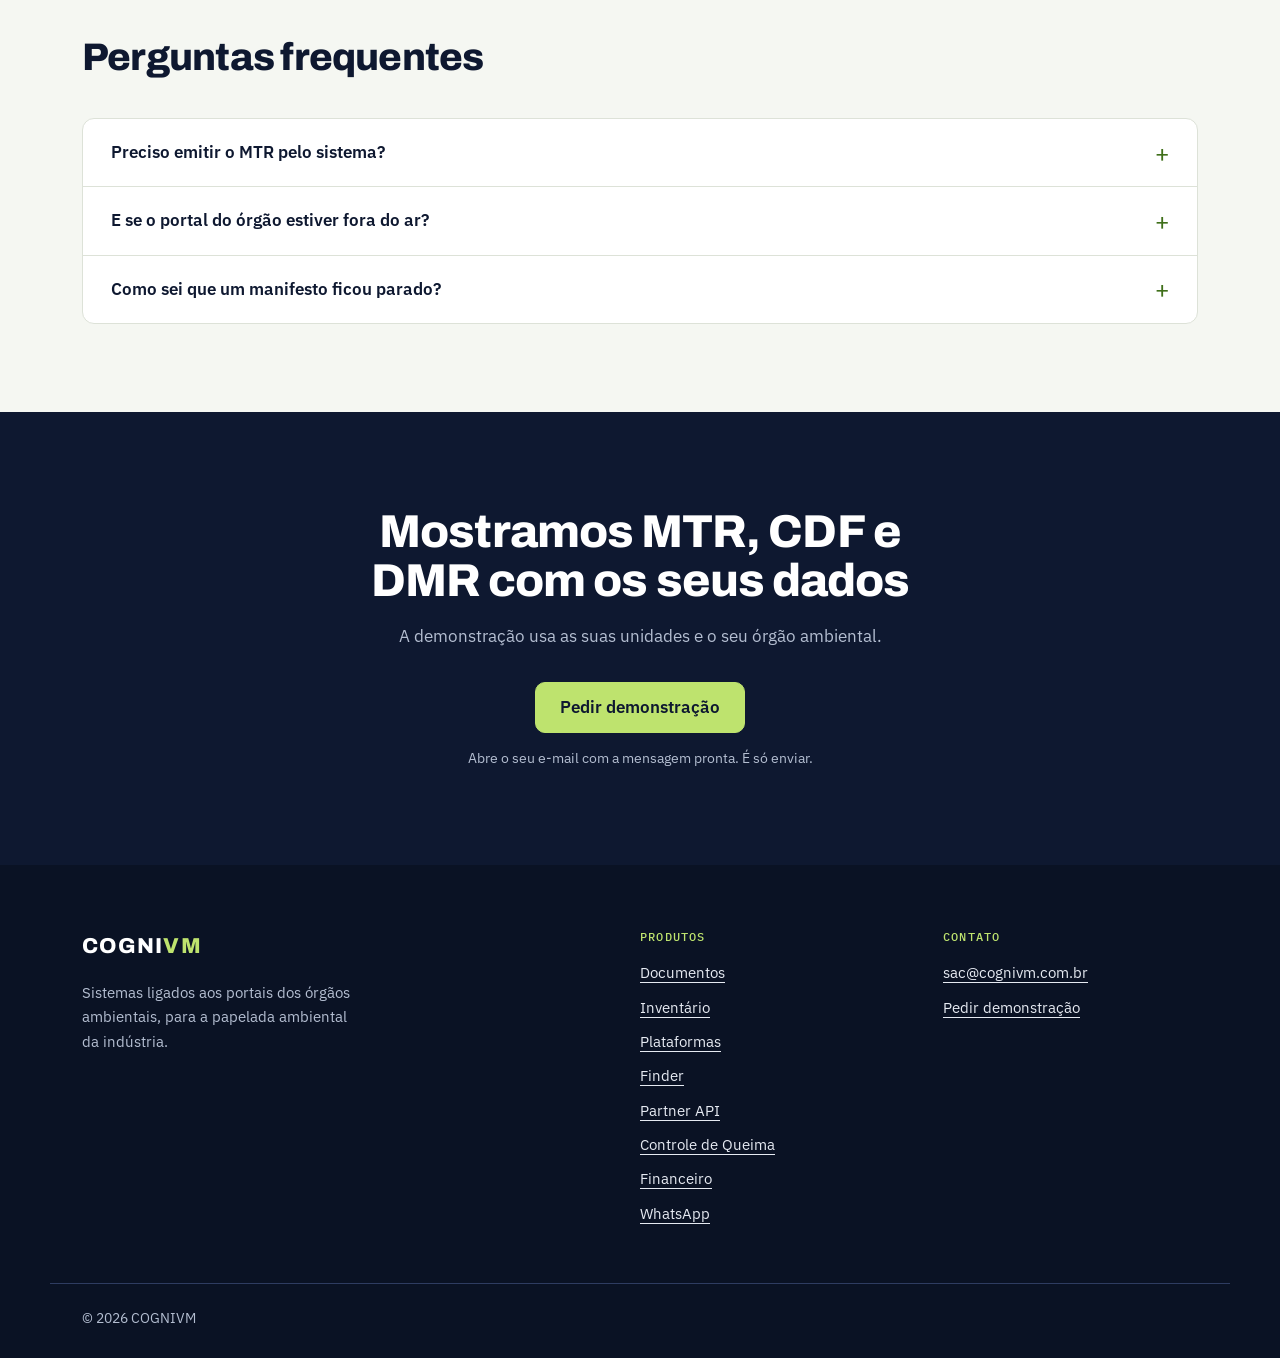
<file: documentos.html>
<!DOCTYPE html>
<html lang="pt-br">
<head>
    <meta charset="UTF-8">
    <meta name="viewport" content="width=device-width, initial-scale=1.0">
    <title>Documentos de resíduos: MTR, CDF e DMR | COGNIVM</title>
    <meta name="description" content="Emita, receba e declare MTR, CDF e DMR com envio ao órgão ambiental e baixa automática no estoque.">
    <link rel="stylesheet" href="site.css">
    <link rel="icon" type="image/svg+xml" href="favicon.svg">
    <link rel="icon" href="favicon.ico" sizes="48x48">
    <link rel="apple-touch-icon" href="apple-touch-icon.png">
</head>
<body>
    <header class="site-nav">
        <div class="wrap">
            <a href="index.html" class="wordmark">COGNI<span>VM</span></a>
            <nav class="menu" aria-label="Principal">
                <ul>
                    <li class="has-mega">
                        <button type="button" class="menu-btn" aria-expanded="false" aria-controls="mega">Produtos <svg width="12" height="12" viewBox="0 0 12 12" aria-hidden="true"><path d="M2.5 4.5 6 8l3.5-3.5" fill="none" stroke="currentColor" stroke-width="1.6" stroke-linecap="round" stroke-linejoin="round"/></svg></button>
                        <div class="mega" id="mega">
                            <ul>
                            <li><a href="documentos.html" aria-current="page"><strong>Documentos</strong><span>MTR, CDF e DMR emitidos e controlados num só lugar</span></a></li>
                            <li><a href="inventario.html"><strong>Inventário</strong><span>O resíduo recebido no MTR já entra no estoque</span></a></li>
                            <li><a href="plataformas.html"><strong>Plataformas</strong><span>O SINIR e seis estados numa tela só</span></a></li>
                            <li><a href="finder.html"><strong>Finder</strong><span>Licenças da CETESB acompanhadas sozinhas</span></a></li>
                            <li><a href="partner-api.html"><strong>Partner API</strong><span>Cadastro de empresas direto da Receita</span></a></li>
                            <li><a href="controle-de-queima.html"><strong>Controle de Queima</strong><span>O incinerador dentro dos limites da Licença de Operação</span></a></li>
                            <li><a href="financeiro.html"><strong>Financeiro</strong><span>Do serviço prestado à NFS-e e ao dinheiro no caixa</span></a></li>
                            <li><a href="whatsapp.html"><strong>WhatsApp</strong><span>Atendimento, automação e confirmações registradas</span></a></li>
                            </ul>
                        </div>
                    </li>
                    <li><a href="plataformas.html">Órgãos atendidos</a></li>
                    <li class="menu-cta"><a href="#contato" class="btn-primary btn-sm">Pedir demonstração</a></li>
                </ul>
            </nav>
            <button type="button" class="burger" aria-label="Abrir menu" aria-expanded="false"><span></span><span></span><span></span></button>
        </div>
    </header>

    <main>
        <section class="hero">
            <div class="wrap">
                <div class="hero-grid hero-grid--media">
                    <div class="hero-copy">
                        <h1>MTR, CDF e DMR resolvidos num só lugar, <mark>sem abrir portal</mark></h1>
                        <p class="lead">Os três documentos que o órgão ambiental exige para movimentar resíduo, emitidos e controlados no mesmo lugar em que você já controla estoque e cadastro.</p>
                        <div class="actions">
                            <a href="#contato" class="btn-primary">Pedir demonstração</a>
                            <a href="#como-simples" class="btn-outline">Ver como é simples</a>
                        </div>
                    </div>
                    <figure class="hero-media">
                    <div class="video-frame"><iframe src="https://www.youtube-nocookie.com/embed/tG5TCklfVkw" title="MTR: do manifesto ao resíduo no estoque" allow="accelerometer; encrypted-media; picture-in-picture; fullscreen" referrerpolicy="strict-origin-when-cross-origin" allowfullscreen></iframe></div>
                    <figcaption>MTR: do manifesto ao resíduo no estoque. <a href="https://www.youtube.com/watch?v=tG5TCklfVkw" target="_blank" rel="noopener" class="text-link">Abrir no YouTube<span class="sr-only"> (abre em nova aba)</span></a></figcaption>
                </figure>
                </div>
                <dl class="ficha">
                    <div><dt>O que é</dt><dd>Emissão, recebimento e declaração dos documentos de resíduos direto do sistema, enviados ao órgão ambiental e ligados ao estoque.</dd></div>
                    <div><dt>Para quem</dt><dd>Indústrias que mandam resíduo embora, transportadores, destinadores e armazenadores temporários.</dd></div>
                    <div><dt>O que muda</dt><dd>O dado entra uma vez. O órgão recebe no formato dele, e o resíduo recebido já entra no estoque.</dd></div>
                </dl>
            </div>
        </section>

        <section class="row">
            <div class="wrap">
                <div class="rail">
                    <h2>Os três documentos</h2>
                    <p>Três siglas que todo sistema de resíduos do país usa.</p>
                </div>
                <div>
                    <div class="docrow">
                        <div><div class="acronym">MTR</div><p class="full">Manifesto de Transporte de Resíduos</p></div>
                        <div>
                            <p class="def">É a guia que acompanha o resíduo do gerador, passando pelo transportador, até o destinador, que confirma o recebimento.</p>
                            <p class="label">Com a Cognivm</p>
                            <p>Você emite o manifesto pelo sistema, ou traz o que já foi emitido no portal do estado. Quando o destinador recebe, o resíduo entra no estoque sozinho, sem digitar de novo.</p>
                        </div>
                    </div>
                    <div class="docrow">
                        <div><div class="acronym">CDF</div><p class="full">Certificado de Destinação Final</p></div>
                        <div>
                            <p class="def">É o comprovante que o destinador entrega ao gerador de que o resíduo recebido teve a destinação final.</p>
                            <p class="label">Com a Cognivm</p>
                            <p>Você escolhe o gerador e o período, e o certificado sai com os manifestos recebidos, sem juntar nada à mão. O estoque baixa junto.</p>
                        </div>
                    </div>
                    <div class="docrow">
                        <div><div class="acronym">DMR</div><p class="full">Declaração de Movimentação de Resíduos</p></div>
                        <div>
                            <p class="def">É a declaração periódica ao órgão ambiental do que a unidade gerou, transportou ou destinou no período.</p>
                            <p class="label">Com a Cognivm</p>
                            <p>A declaração sai da movimentação que já está registrada, no período que o seu estado exige, e vai ao órgão com um clique.</p>
                        </div>
                    </div>
                </div>
            </div>
        </section>
        <section class="row" id="como-simples">
            <div class="wrap">
                <div class="rail">
                    <h2>Do cadastro à declaração</h2>
                    <p>O mesmo caminho nos sete órgãos.</p>
                </div>
                <div>
                    <ol class="vsteps">
                        <li><div><strong>Informe o CNPJ</strong><p>O sistema encontra as unidades da empresa em cada plataforma e traz usuários e responsáveis.</p></div></li>
                        <li><div><strong>Gere ou traga o MTR</strong><p>Emita pelo sistema ou traga o que já foi emitido no portal do estado.</p></div></li>
                        <li><div><strong>Receba</strong><p>O destinador confirma a quantidade e o tratamento. O resíduo entra no estoque.</p></div></li>
                        <li><div><strong>Certifique</strong><p>Os manifestos recebidos do período viram o CDF, e o estoque baixa.</p></div></li>
                        <li><div><strong>Declare</strong><p>A DMR sai da movimentação registrada e vai ao órgão.</p></div></li>
                    </ol>
                </div>
            </div>
        </section>
        <section class="row">
            <div class="wrap">
                <div class="rail">
                    <h2>O que muda no dia a dia</h2>
                </div>
                <div>
                    <table class="ledger">
                        <thead>
                            <tr><th scope="col">Sem o sistema</th><th scope="col">Com o sistema</th></tr>
                        </thead>
                        <tbody>
                        <tr>
                            <td data-label="Sem o sistema">O resíduo é digitado no manifesto e de novo no estoque.</td>
                            <td data-label="Com o sistema">O recebimento já dá entrada no estoque, identificado pelo manifesto de origem.</td>
                        </tr>
                        <tr>
                            <td data-label="Sem o sistema">Para emitir o CDF, alguém junta à mão os manifestos recebidos no período.</td>
                            <td data-label="Com o sistema">Você escolhe o gerador e o período, e os manifestos recebidos entram sozinhos.</td>
                        </tr>
                        <tr>
                            <td data-label="Sem o sistema">A DMR é remontada no fim do período, a partir de planilhas.</td>
                            <td data-label="Com o sistema">A DMR sai da movimentação registrada e vai ao órgão com um clique.</td>
                        </tr>
                        <tr>
                            <td data-label="Sem o sistema">A correção de uma quantidade recebida depende de combinar com o gerador fora do sistema.</td>
                            <td data-label="Com o sistema">O destinador propõe a correção e o gerador aceita ou recusa no próprio sistema.</td>
                        </tr>
                        <tr>
                            <td data-label="Sem o sistema">Manifesto parado passa do prazo sem ninguém ver.</td>
                            <td data-label="Com o sistema">Aviso diário aos gestores quando um manifesto chega a 60 dias da expedição.</td>
                        </tr>
                        <tr>
                            <td data-label="Sem o sistema">O portal trava no envio, e o reenvio cria o registro duas vezes.</td>
                            <td data-label="Com o sistema">O sistema não repete uma emissão que o portal já processou. Se o órgão estiver fora do ar, o usuário recebe um aviso claro.</td>
                        </tr>
                        </tbody>
                    </table>
                </div>
            </div>
        </section>
        <section class="row">
            <div class="wrap">
                <div class="rail">
                    <h2>Por que a Cognivm</h2>
                    <p>O que nos diferencia, com o que o sistema faz de fato.</p>
                </div>
                <div>
                    <table class="rules">
                        <caption class="sr-only">Por que a Cognivm</caption>
                        <tbody>
                            <tr><th scope="row">Do manifesto à declaração, sem remontar</th><td>MTR, CDF e DMR usam os mesmos cadastros, unidades e estoque. O que foi recebido vira certificado, o certificado baixa o estoque e a declaração sai da movimentação.</td></tr>
                            <tr><th scope="row">Cada passo com o responsável certo</th><td>O gerador valida a correção de quantidade proposta pelo destinador, e o responsável técnico da unidade é conferido antes de cada CDF.</td></tr>
                            <tr><th scope="row">Protegido contra erro de portal</th><td>O sistema não repete uma emissão que o portal já processou e avisa com clareza quando o órgão está fora do ar.</td></tr>
                            <tr><th scope="row">Prazos que ninguém esquece</th><td>Aviso diário aos gestores a partir de 60 dias da expedição de cada manifesto.</td></tr>
                            <tr><th scope="row">Os mesmos documentos nos sete órgãos</th><td>Quem cresce para outro estado mantém o mesmo fluxo. Veja a página <a href="plataformas.html">Plataformas</a>.</td></tr>
                        </tbody>
                    </table>
                </div>
            </div>
        </section>
        <section class="row" id="mais-videos">
            <div class="wrap">
                <div class="rail">
                    <h2>Mais vídeos</h2>
                    <p>Uma apresentação gravada de cada documento.</p>
                </div>
                <div>
                    <div class="videos">
                        <figure class="video">
                            <div class="video-frame"><iframe src="https://www.youtube-nocookie.com/embed/bRKKwjp3m3A" title="CDF" loading="lazy" allow="accelerometer; encrypted-media; picture-in-picture; fullscreen" referrerpolicy="strict-origin-when-cross-origin" allowfullscreen></iframe></div>
                            <figcaption><strong>CDF</strong> Certificado de Destinação Final, do período ao certificado emitido. <a href="https://www.youtube.com/watch?v=bRKKwjp3m3A" target="_blank" rel="noopener" class="text-link">Abrir no YouTube<span class="sr-only"> (abre em nova aba)</span></a></figcaption>
                        </figure>
                        <figure class="video">
                            <div class="video-frame"><iframe src="https://www.youtube-nocookie.com/embed/mTbb1UDcvnQ" title="DMR" loading="lazy" allow="accelerometer; encrypted-media; picture-in-picture; fullscreen" referrerpolicy="strict-origin-when-cross-origin" allowfullscreen></iframe></div>
                            <figcaption><strong>DMR</strong> Declaração de Movimentação de Resíduos, da criação ao envio. <a href="https://www.youtube.com/watch?v=mTbb1UDcvnQ" target="_blank" rel="noopener" class="text-link">Abrir no YouTube<span class="sr-only"> (abre em nova aba)</span></a></figcaption>
                        </figure>
                    </div>
                </div>
            </div>
        </section>
        <section class="row">
            <div class="wrap">
                <div class="rail">
                    <h2>Perguntas frequentes</h2>
                </div>
                <div>
                    <div class="faq">
                        <details>
                            <summary>Preciso emitir o MTR pelo sistema?</summary>
                            <p>Pode emitir pelo sistema ou trazer o que já foi emitido no portal do estado. Nos dois casos, quando o destinador recebe, o resíduo entra no estoque.</p>
                        </details>
                        <details>
                            <summary>E se o portal do órgão estiver fora do ar?</summary>
                            <p>O usuário recebe um aviso claro. E o sistema não repete uma emissão que o portal já processou, então o registro não duplica.</p>
                        </details>
                        <details>
                            <summary>Como sei que um manifesto ficou parado?</summary>
                            <p>Os gestores recebem um aviso diário a partir de 60 dias da expedição de cada manifesto.</p>
                        </details>
                    </div>
                </div>
            </div>
        </section>
        <section class="cta" id="contato">
            <div class="wrap">
                <div>
                    <h2>Mostramos MTR, CDF e DMR com os seus dados</h2>
                    <p>A demonstração usa as suas unidades e o seu órgão ambiental.</p>
                </div>
                <div>
                    <a href="mailto:sac@cognivm.com.br?subject=Demonstra%C3%A7%C3%A3o%20Documentos%20de%20res%C3%ADduos" class="btn-primary">Pedir demonstração</a>
                    <p class="micro">Abre o seu e-mail com a mensagem pronta. É só enviar.</p>
                </div>
            </div>
        </section>
    </main>

    <footer class="site-footer">
        <div class="wrap">
            <div class="foot-brand">
                <a href="index.html" class="wordmark">COGNI<span>VM</span></a>
                <p>Sistemas ligados aos portais dos órgãos ambientais, para a papelada ambiental da indústria.</p>
            </div>
            <div>
                <h3>Produtos</h3>
                <ul>
                        <li><a href="documentos.html">Documentos</a></li>
                        <li><a href="inventario.html">Inventário</a></li>
                        <li><a href="plataformas.html">Plataformas</a></li>
                        <li><a href="finder.html">Finder</a></li>
                        <li><a href="partner-api.html">Partner API</a></li>
                        <li><a href="controle-de-queima.html">Controle de Queima</a></li>
                        <li><a href="financeiro.html">Financeiro</a></li>
                        <li><a href="whatsapp.html">WhatsApp</a></li>
                </ul>
            </div>
            <div>
                <h3>Contato</h3>
                <ul>
                    <li><a href="mailto:sac@cognivm.com.br">sac@cognivm.com.br</a></li>
                    <li><a href="#contato">Pedir demonstração</a></li>
                </ul>
            </div>
        </div>
        <div class="wrap foot-base"><span>&copy; 2026 COGNIVM</span></div>
    </footer>

    <script>
        (function () {
            var h = document.querySelector('.site-nav');
            var mega = h.querySelector('.menu-btn');
            var burger = h.querySelector('.burger');
            mega.addEventListener('click', function () {
                var open = h.classList.toggle('mega-open');
                mega.setAttribute('aria-expanded', open);
            });
            burger.addEventListener('click', function () {
                var open = h.classList.toggle('menu-open');
                burger.setAttribute('aria-expanded', open);
            });
            document.addEventListener('click', function (e) {
                if (!h.contains(e.target)) { h.classList.remove('mega-open'); mega.setAttribute('aria-expanded', false); }
            });
            document.addEventListener('keydown', function (e) {
                if (e.key === 'Escape') { h.classList.remove('mega-open', 'menu-open'); mega.setAttribute('aria-expanded', false); mega.focus(); }
            });
        })();
    </script>
</body>
</html>
</file>
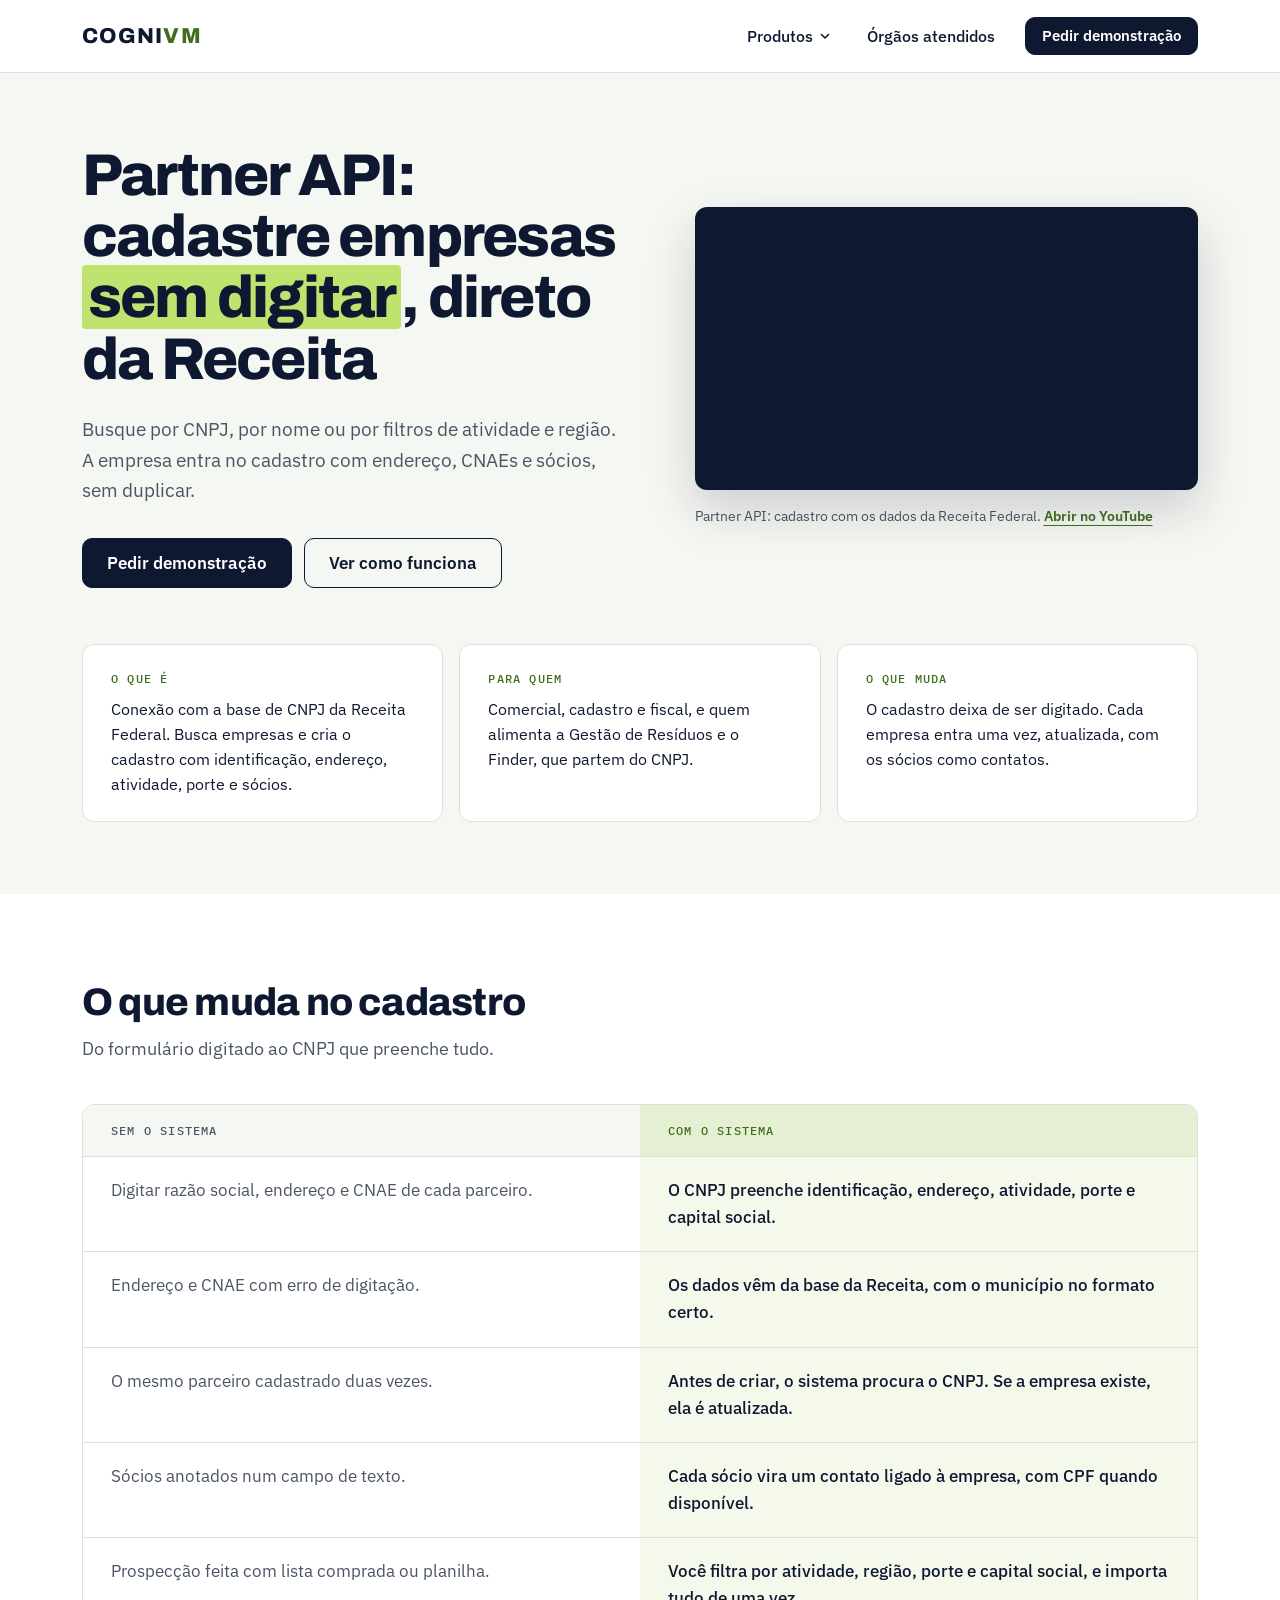
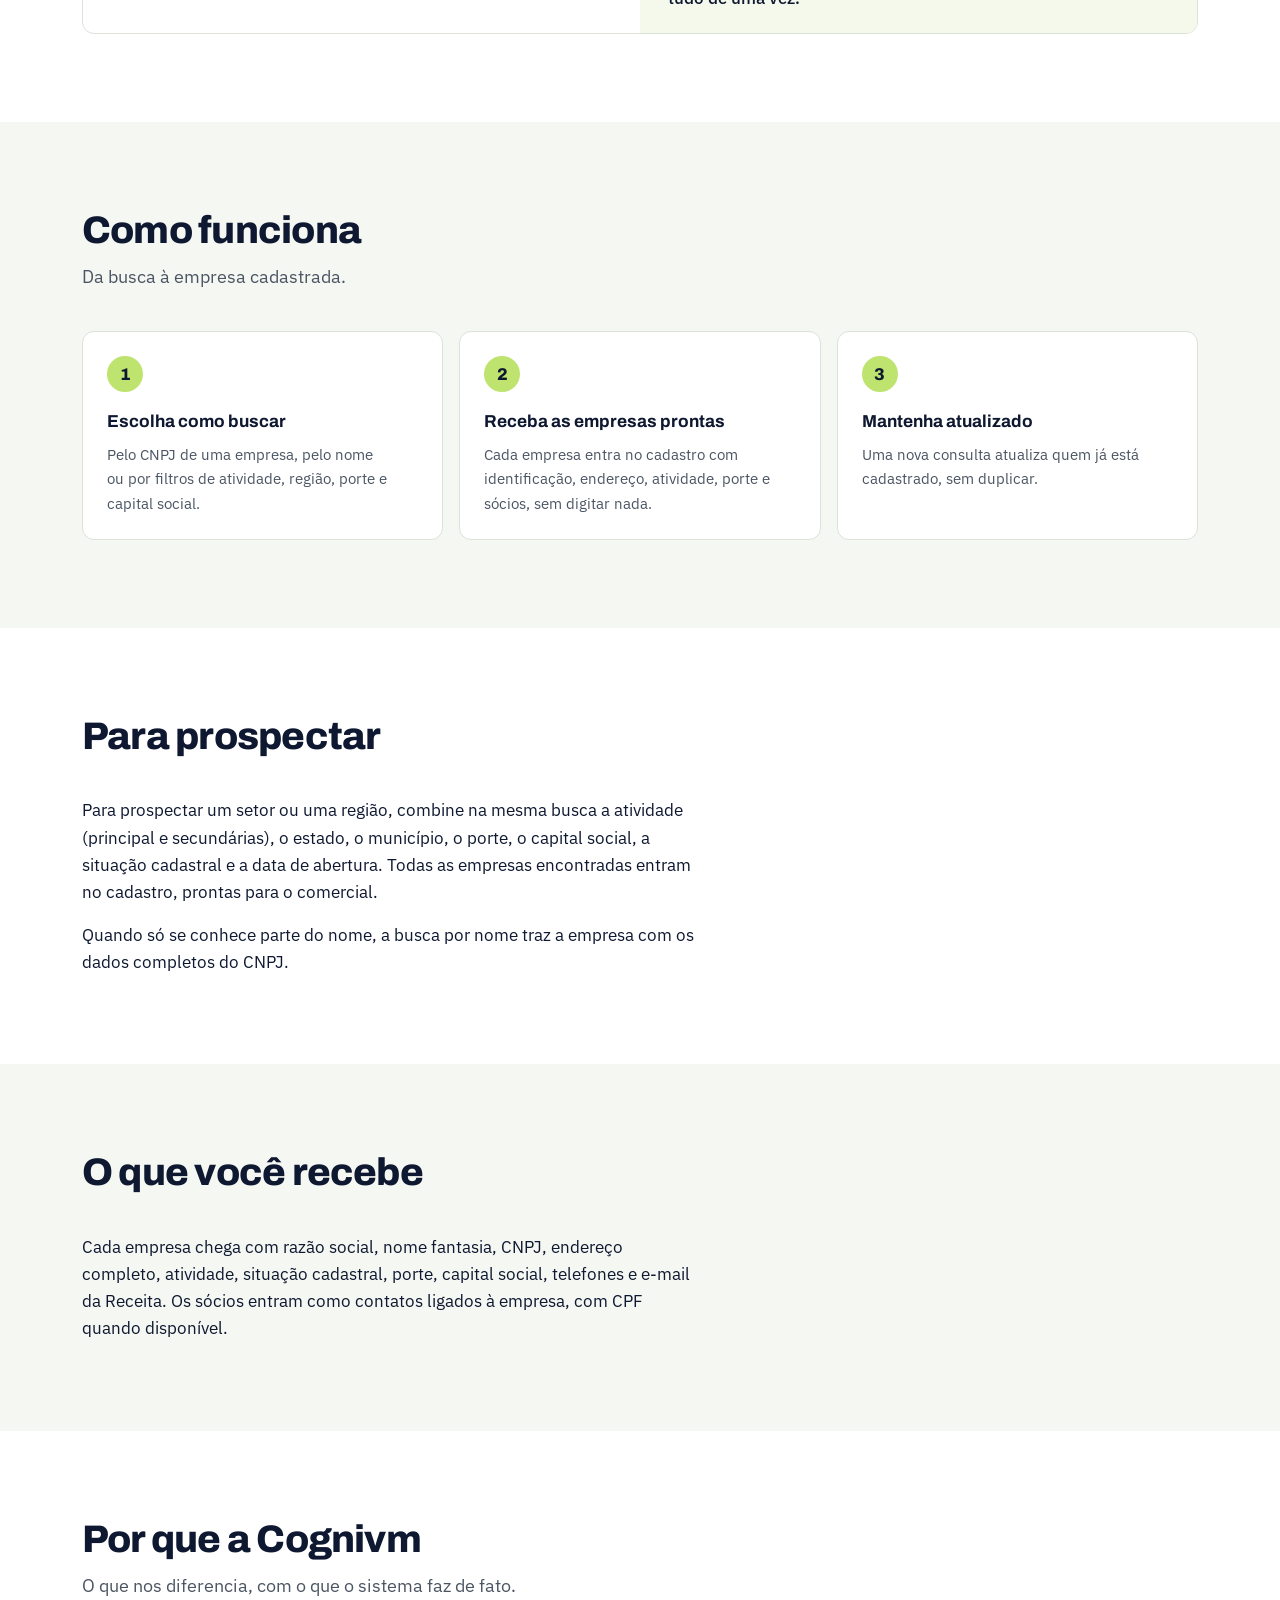
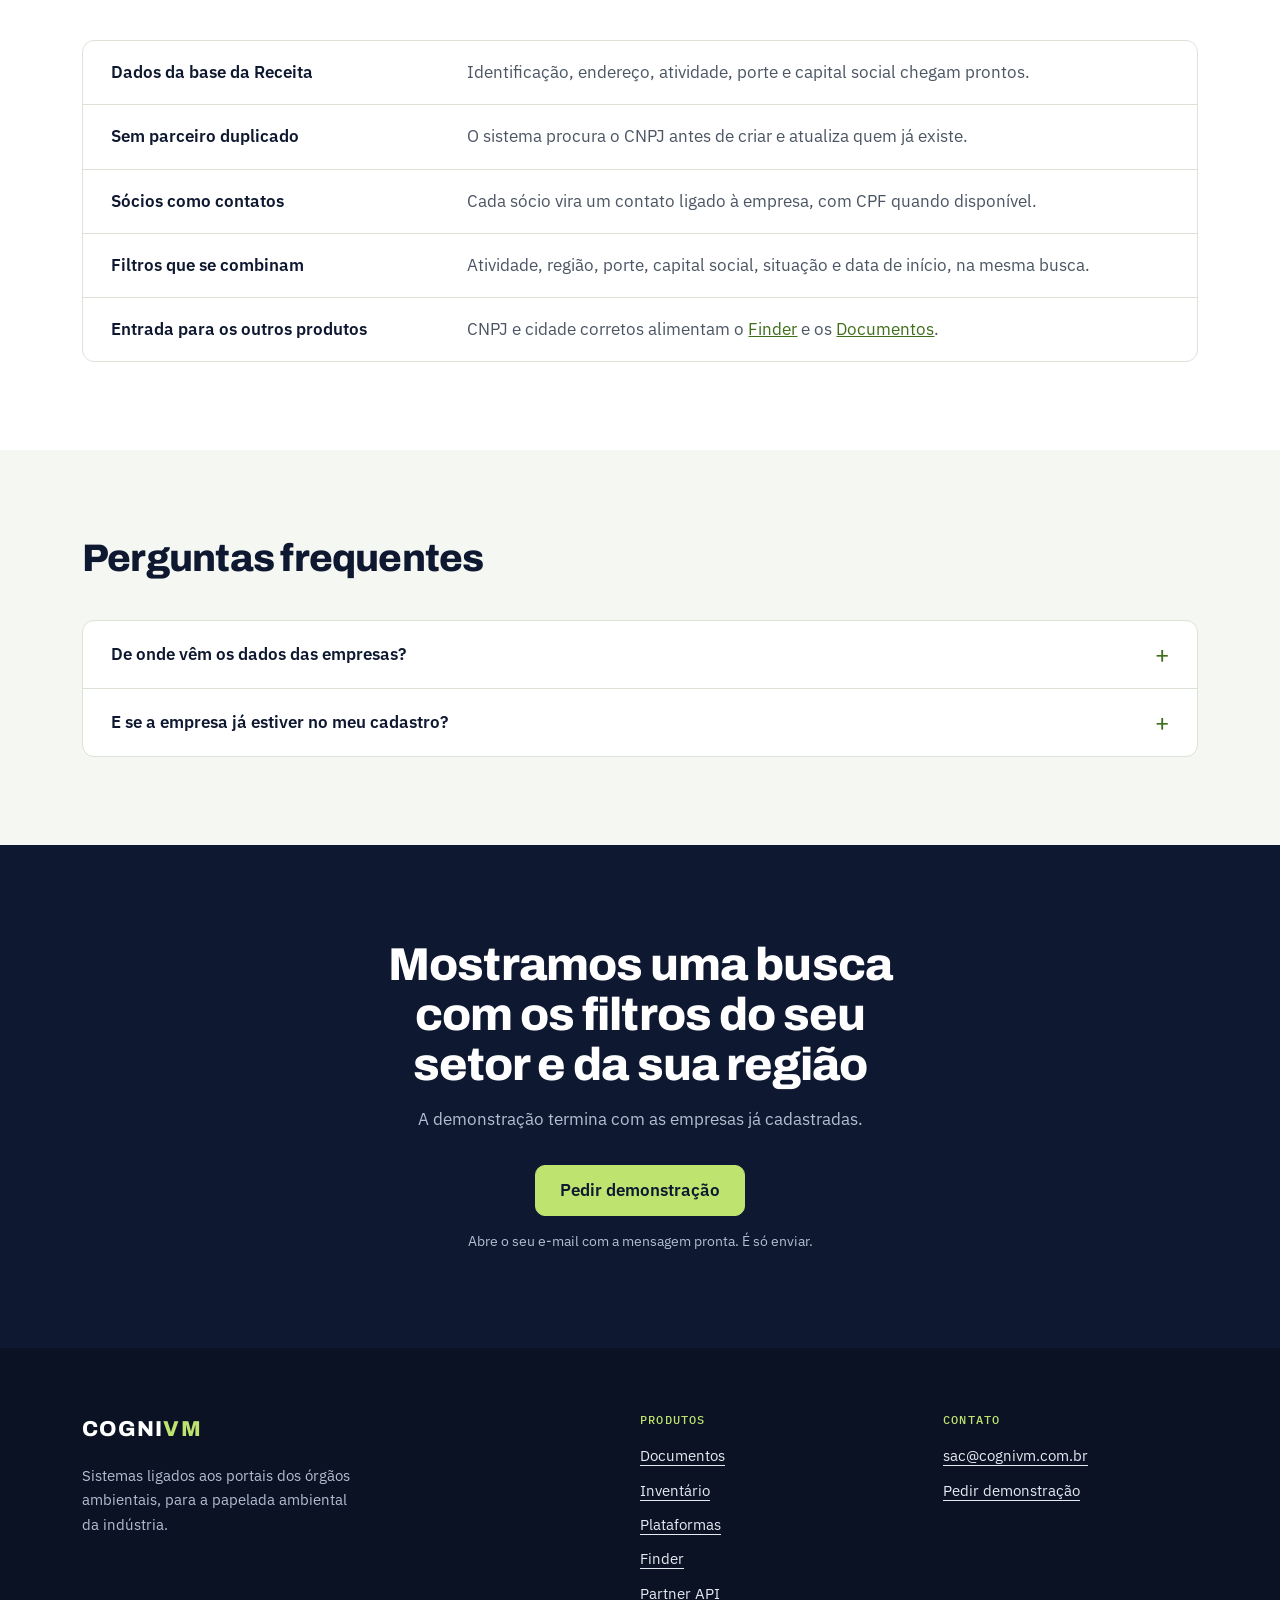
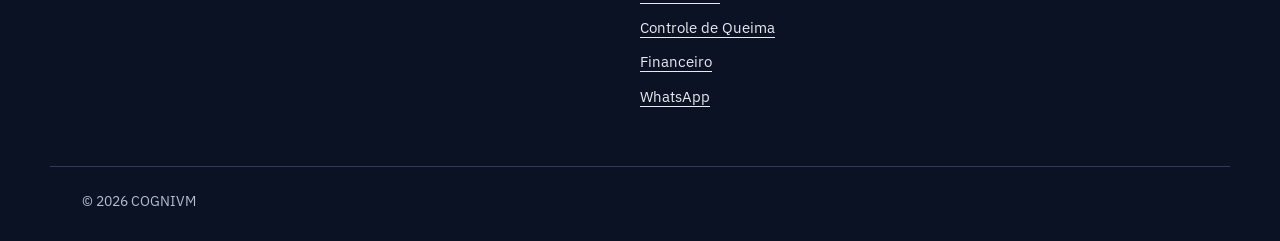
<file: empresas.html>
<!DOCTYPE html>
<html lang="pt-br">
<head>
    <meta charset="UTF-8">
    <title>COGNIVM</title>
    <meta http-equiv="refresh" content="0; url=partner-api.html">
    <link rel="canonical" href="partner-api.html">
    <link rel="icon" type="image/svg+xml" href="favicon.svg">
    <link rel="icon" href="favicon.ico" sizes="48x48">
    <link rel="apple-touch-icon" href="apple-touch-icon.png">
</head>
<body>
    <p>Esta página mudou de endereço: <a href="partner-api.html">continuar</a>.</p>
</body>
</html>
</file>
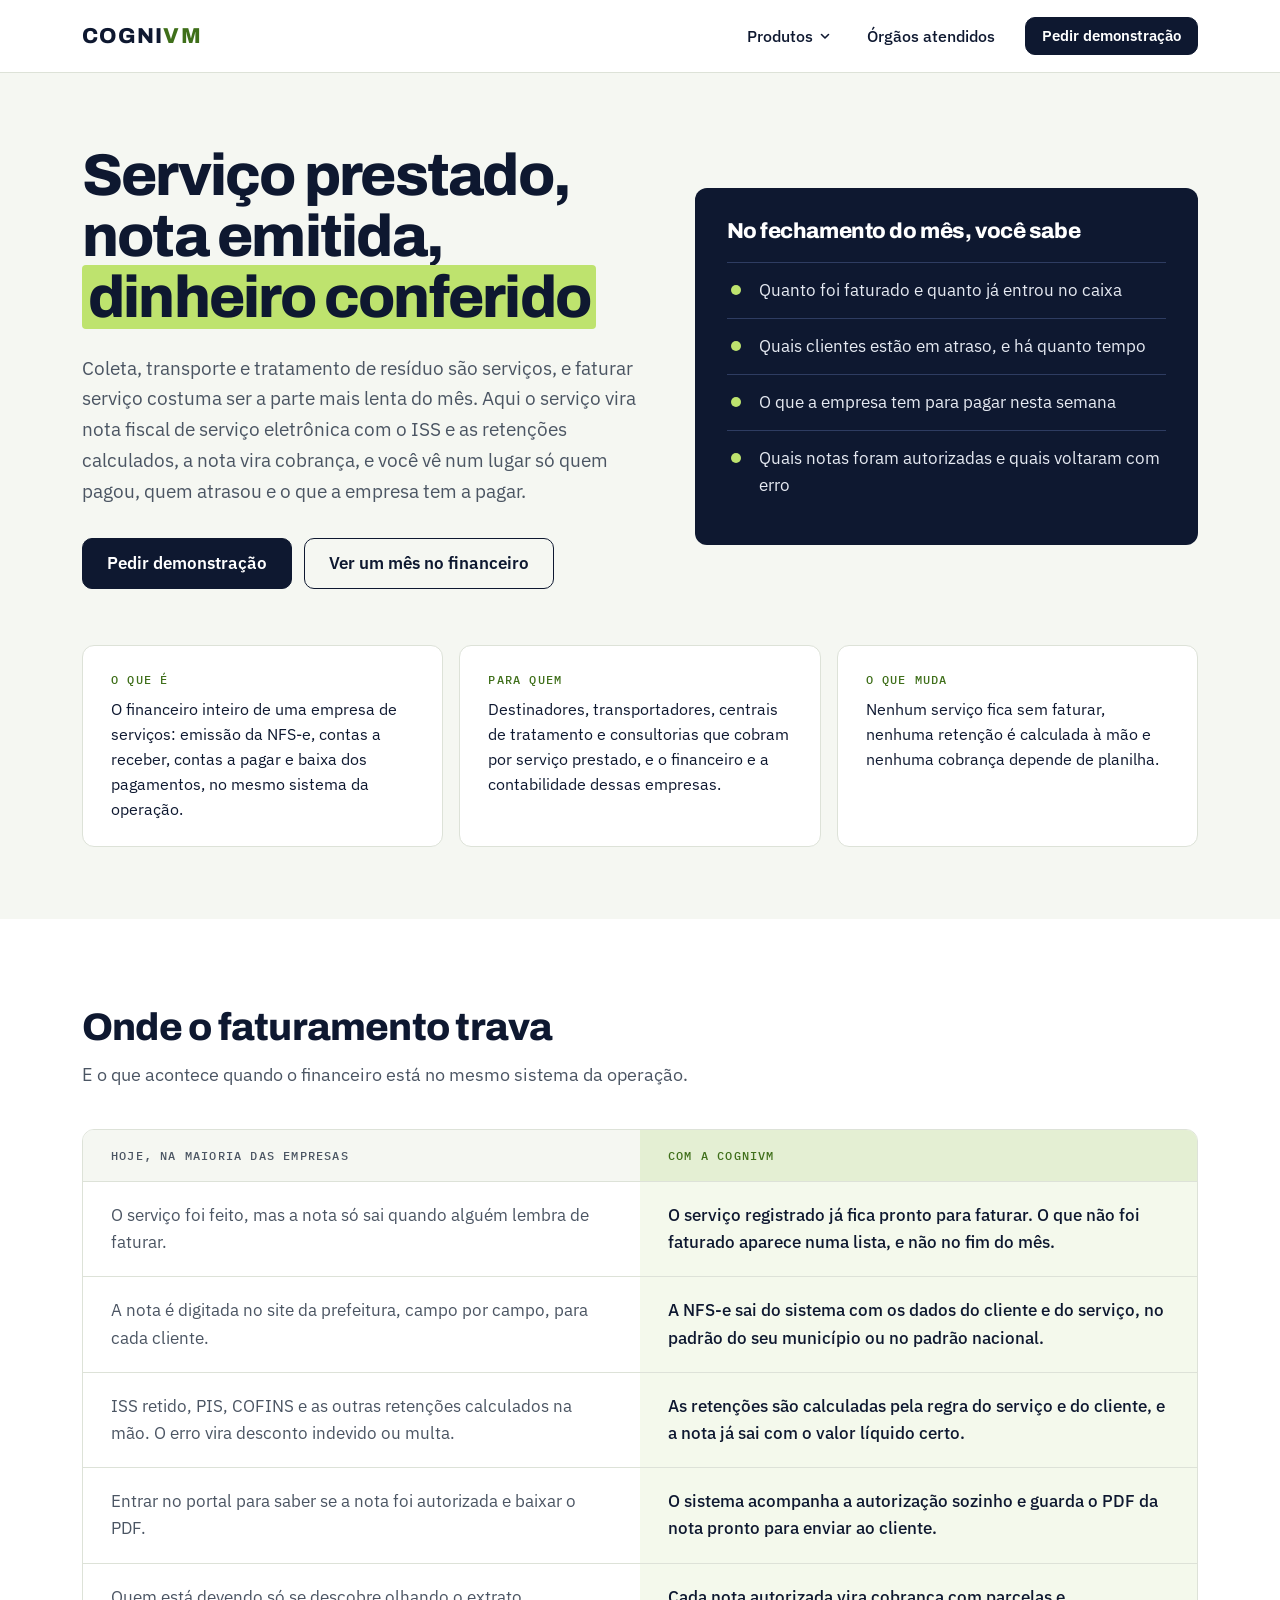
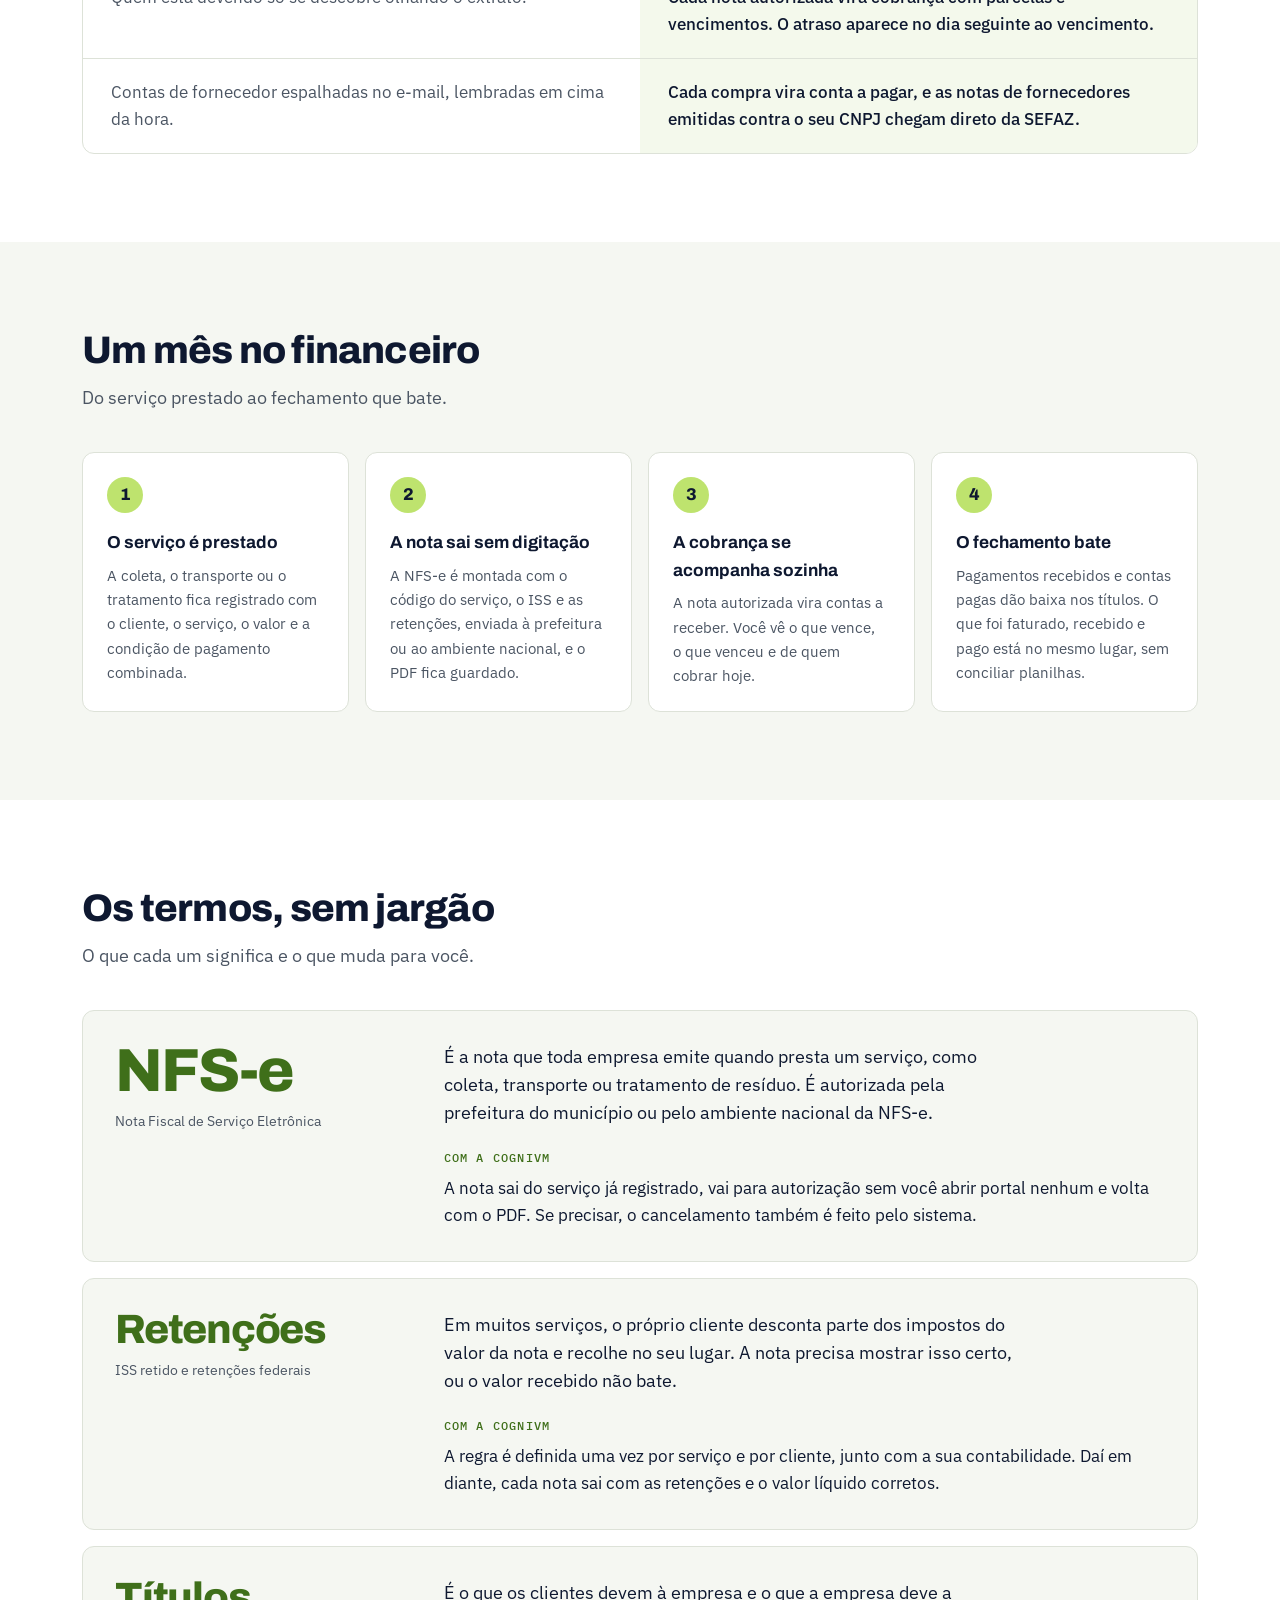
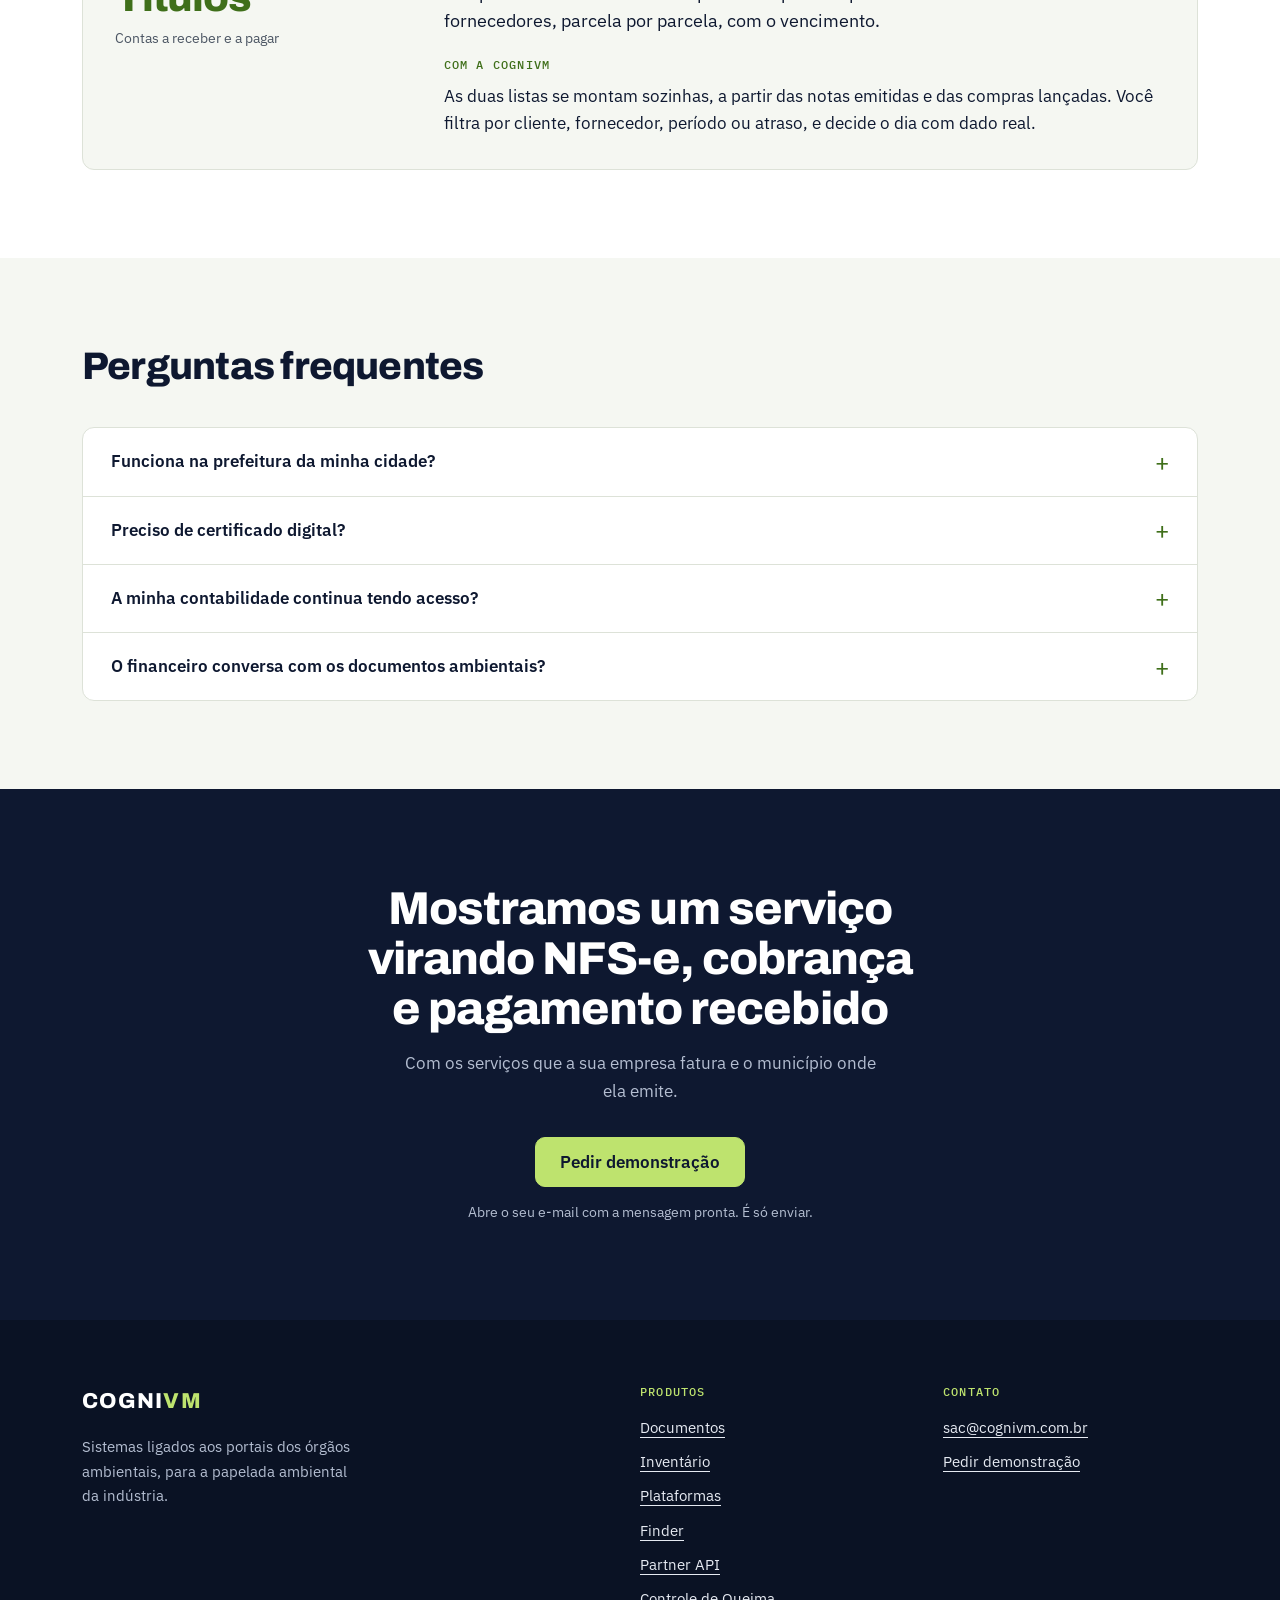
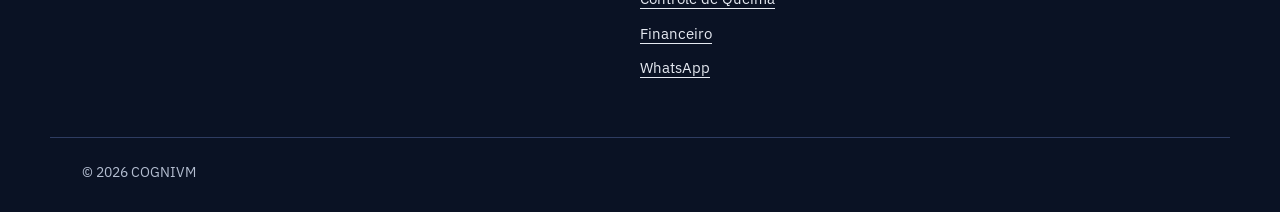
<file: financeiro.html>
<!DOCTYPE html>
<html lang="pt-br">
<head>
    <meta charset="UTF-8">
    <meta name="viewport" content="width=device-width, initial-scale=1.0">
    <title>Financeiro: NFS-e, contas a receber e a pagar | COGNIVM</title>
    <meta name="description" content="Do serviço prestado à NFS-e, à cobrança e ao pagamento recebido, com ISS e retenções calculados, no mesmo sistema da operação.">
    <link rel="stylesheet" href="site.css">
    <link rel="icon" type="image/svg+xml" href="favicon.svg">
    <link rel="icon" href="favicon.ico" sizes="48x48">
    <link rel="apple-touch-icon" href="apple-touch-icon.png">
</head>
<body>
    <header class="site-nav">
        <div class="wrap">
            <a href="index.html" class="wordmark">COGNI<span>VM</span></a>
            <nav class="menu" aria-label="Principal">
                <ul>
                    <li class="has-mega">
                        <button type="button" class="menu-btn" aria-expanded="false" aria-controls="mega">Produtos <svg width="12" height="12" viewBox="0 0 12 12" aria-hidden="true"><path d="M2.5 4.5 6 8l3.5-3.5" fill="none" stroke="currentColor" stroke-width="1.6" stroke-linecap="round" stroke-linejoin="round"/></svg></button>
                        <div class="mega" id="mega">
                            <ul>
                            <li><a href="documentos.html"><strong>Documentos</strong><span>MTR, CDF e DMR emitidos e controlados num só lugar</span></a></li>
                            <li><a href="inventario.html"><strong>Inventário</strong><span>O resíduo recebido no MTR já entra no estoque</span></a></li>
                            <li><a href="plataformas.html"><strong>Plataformas</strong><span>O SINIR e seis estados numa tela só</span></a></li>
                            <li><a href="finder.html"><strong>Finder</strong><span>Licenças da CETESB acompanhadas sozinhas</span></a></li>
                            <li><a href="partner-api.html"><strong>Partner API</strong><span>Cadastro de empresas direto da Receita</span></a></li>
                            <li><a href="controle-de-queima.html"><strong>Controle de Queima</strong><span>O incinerador dentro dos limites da Licença de Operação</span></a></li>
                            <li><a href="financeiro.html" aria-current="page"><strong>Financeiro</strong><span>Do serviço prestado à NFS-e e ao dinheiro no caixa</span></a></li>
                            <li><a href="whatsapp.html"><strong>WhatsApp</strong><span>Atendimento, automação e confirmações registradas</span></a></li>
                            </ul>
                        </div>
                    </li>
                    <li><a href="plataformas.html">Órgãos atendidos</a></li>
                    <li class="menu-cta"><a href="#contato" class="btn-primary btn-sm">Pedir demonstração</a></li>
                </ul>
            </nav>
            <button type="button" class="burger" aria-label="Abrir menu" aria-expanded="false"><span></span><span></span><span></span></button>
        </div>
    </header>

    <main>
        <section class="hero">
            <div class="wrap">
                <div class="hero-grid hero-grid--media">
                    <div class="hero-copy">
                        <h1>Serviço prestado, nota emitida, <mark>dinheiro conferido</mark></h1>
                        <p class="lead">Coleta, transporte e tratamento de resíduo são serviços, e faturar serviço costuma ser a parte mais lenta do mês. Aqui o serviço vira nota fiscal de serviço eletrônica com o ISS e as retenções calculados, a nota vira cobrança, e você vê num lugar só quem pagou, quem atrasou e o que a empresa tem a pagar.</p>
                        <div class="actions">
                            <a href="#contato" class="btn-primary">Pedir demonstração</a>
                            <a href="#mes" class="btn-outline">Ver um mês no financeiro</a>
                        </div>
                    </div>
                    <div class="hero-card">
                    <h2>No fechamento do mês, você sabe</h2>
                    <ul>
                        <li>Quanto foi faturado e quanto já entrou no caixa</li>
                        <li>Quais clientes estão em atraso, e há quanto tempo</li>
                        <li>O que a empresa tem para pagar nesta semana</li>
                        <li>Quais notas foram autorizadas e quais voltaram com erro</li>
                    </ul>
                </div>
                </div>
                <dl class="ficha">
                    <div><dt>O que é</dt><dd>O financeiro inteiro de uma empresa de serviços: emissão da NFS-e, contas a receber, contas a pagar e baixa dos pagamentos, no mesmo sistema da operação.</dd></div>
                    <div><dt>Para quem</dt><dd>Destinadores, transportadores, centrais de tratamento e consultorias que cobram por serviço prestado, e o financeiro e a contabilidade dessas empresas.</dd></div>
                    <div><dt>O que muda</dt><dd>Nenhum serviço fica sem faturar, nenhuma retenção é calculada à mão e nenhuma cobrança depende de planilha.</dd></div>
                </dl>
            </div>
        </section>

        <section class="row">
            <div class="wrap">
                <div class="rail">
                    <h2>Onde o faturamento trava</h2>
                    <p>E o que acontece quando o financeiro está no mesmo sistema da operação.</p>
                </div>
                <div>
                    <table class="ledger">
                        <thead>
                            <tr><th scope="col">Hoje, na maioria das empresas</th><th scope="col">Com a Cognivm</th></tr>
                        </thead>
                        <tbody>
                        <tr>
                            <td data-label="Hoje">O serviço foi feito, mas a nota só sai quando alguém lembra de faturar.</td>
                            <td data-label="Com a Cognivm">O serviço registrado já fica pronto para faturar. O que não foi faturado aparece numa lista, e não no fim do mês.</td>
                        </tr>
                        <tr>
                            <td data-label="Hoje">A nota é digitada no site da prefeitura, campo por campo, para cada cliente.</td>
                            <td data-label="Com a Cognivm">A NFS-e sai do sistema com os dados do cliente e do serviço, no padrão do seu município ou no padrão nacional.</td>
                        </tr>
                        <tr>
                            <td data-label="Hoje">ISS retido, PIS, COFINS e as outras retenções calculados na mão. O erro vira desconto indevido ou multa.</td>
                            <td data-label="Com a Cognivm">As retenções são calculadas pela regra do serviço e do cliente, e a nota já sai com o valor líquido certo.</td>
                        </tr>
                        <tr>
                            <td data-label="Hoje">Entrar no portal para saber se a nota foi autorizada e baixar o PDF.</td>
                            <td data-label="Com a Cognivm">O sistema acompanha a autorização sozinho e guarda o PDF da nota pronto para enviar ao cliente.</td>
                        </tr>
                        <tr>
                            <td data-label="Hoje">Quem está devendo só se descobre olhando o extrato.</td>
                            <td data-label="Com a Cognivm">Cada nota autorizada vira cobrança com parcelas e vencimentos. O atraso aparece no dia seguinte ao vencimento.</td>
                        </tr>
                        <tr>
                            <td data-label="Hoje">Contas de fornecedor espalhadas no e-mail, lembradas em cima da hora.</td>
                            <td data-label="Com a Cognivm">Cada compra vira conta a pagar, e as notas de fornecedores emitidas contra o seu CNPJ chegam direto da SEFAZ.</td>
                        </tr>
                        </tbody>
                    </table>
                </div>
            </div>
        </section>
        <section class="row" id="mes">
            <div class="wrap">
                <div class="rail">
                    <h2>Um mês no financeiro</h2>
                    <p>Do serviço prestado ao fechamento que bate.</p>
                </div>
                <div>
                    <ol class="vsteps">
                        <li><div><strong>O serviço é prestado</strong><p>A coleta, o transporte ou o tratamento fica registrado com o cliente, o serviço, o valor e a condição de pagamento combinada.</p></div></li>
                        <li><div><strong>A nota sai sem digitação</strong><p>A NFS-e é montada com o código do serviço, o ISS e as retenções, enviada à prefeitura ou ao ambiente nacional, e o PDF fica guardado.</p></div></li>
                        <li><div><strong>A cobrança se acompanha sozinha</strong><p>A nota autorizada vira contas a receber. Você vê o que vence, o que venceu e de quem cobrar hoje.</p></div></li>
                        <li><div><strong>O fechamento bate</strong><p>Pagamentos recebidos e contas pagas dão baixa nos títulos. O que foi faturado, recebido e pago está no mesmo lugar, sem conciliar planilhas.</p></div></li>
                    </ol>
                </div>
            </div>
        </section>
        <section class="row">
            <div class="wrap">
                <div class="rail">
                    <h2>Os termos, sem jargão</h2>
                    <p>O que cada um significa e o que muda para você.</p>
                </div>
                <div>
                    <div class="docrow">
                        <div><div class="acronym">NFS-e</div><p class="full">Nota Fiscal de Serviço Eletrônica</p></div>
                        <div>
                            <p class="def">É a nota que toda empresa emite quando presta um serviço, como coleta, transporte ou tratamento de resíduo. É autorizada pela prefeitura do município ou pelo ambiente nacional da NFS-e.</p>
                            <p class="label">Com a Cognivm</p>
                            <p>A nota sai do serviço já registrado, vai para autorização sem você abrir portal nenhum e volta com o PDF. Se precisar, o cancelamento também é feito pelo sistema.</p>
                        </div>
                    </div>
                    <div class="docrow docrow--word">
                        <div><div class="acronym">Retenções</div><p class="full">ISS retido e retenções federais</p></div>
                        <div>
                            <p class="def">Em muitos serviços, o próprio cliente desconta parte dos impostos do valor da nota e recolhe no seu lugar. A nota precisa mostrar isso certo, ou o valor recebido não bate.</p>
                            <p class="label">Com a Cognivm</p>
                            <p>A regra é definida uma vez por serviço e por cliente, junto com a sua contabilidade. Daí em diante, cada nota sai com as retenções e o valor líquido corretos.</p>
                        </div>
                    </div>
                    <div class="docrow docrow--word">
                        <div><div class="acronym">Títulos</div><p class="full">Contas a receber e a pagar</p></div>
                        <div>
                            <p class="def">É o que os clientes devem à empresa e o que a empresa deve a fornecedores, parcela por parcela, com o vencimento.</p>
                            <p class="label">Com a Cognivm</p>
                            <p>As duas listas se montam sozinhas, a partir das notas emitidas e das compras lançadas. Você filtra por cliente, fornecedor, período ou atraso, e decide o dia com dado real.</p>
                        </div>
                    </div>
                </div>
            </div>
        </section>
        <section class="row">
            <div class="wrap">
                <div class="rail">
                    <h2>Perguntas frequentes</h2>
                </div>
                <div>
                    <div class="faq">
                        <details>
                            <summary>Funciona na prefeitura da minha cidade?</summary>
                            <p>A emissão funciona no padrão nacional da NFS-e, que as prefeituras estão adotando, e no padrão próprio de uma ampla lista de municípios. Na demonstração confirmamos o caso da sua cidade.</p>
                        </details>
                        <details>
                            <summary>Preciso de certificado digital?</summary>
                            <p>Sim, o certificado digital A1 da empresa. Ele é configurado uma vez, na implantação.</p>
                        </details>
                        <details>
                            <summary>A minha contabilidade continua tendo acesso?</summary>
                            <p>Sim. Notas, retenções, recebimentos e pagamentos ficam no sistema, e a contabilidade consulta e exporta o que precisa, sem pedir planilha ao financeiro.</p>
                        </details>
                        <details>
                            <summary>O financeiro conversa com os documentos ambientais?</summary>
                            <p>Sim. Clientes e fornecedores são o mesmo cadastro dos manifestos. Com o <a href="partner-api.html">Partner API</a>, esse cadastro já entra com os dados da Receita Federal, o que evita nota com endereço ou CNPJ errado.</p>
                        </details>
                    </div>
                </div>
            </div>
        </section>
        <section class="cta" id="contato">
            <div class="wrap">
                <div>
                    <h2>Mostramos um serviço virando NFS-e, cobrança e pagamento recebido</h2>
                    <p>Com os serviços que a sua empresa fatura e o município onde ela emite.</p>
                </div>
                <div>
                    <a href="mailto:sac@cognivm.com.br?subject=Demonstra%C3%A7%C3%A3o%20Financeiro" class="btn-primary">Pedir demonstração</a>
                    <p class="micro">Abre o seu e-mail com a mensagem pronta. É só enviar.</p>
                </div>
            </div>
        </section>
    </main>

    <footer class="site-footer">
        <div class="wrap">
            <div class="foot-brand">
                <a href="index.html" class="wordmark">COGNI<span>VM</span></a>
                <p>Sistemas ligados aos portais dos órgãos ambientais, para a papelada ambiental da indústria.</p>
            </div>
            <div>
                <h3>Produtos</h3>
                <ul>
                        <li><a href="documentos.html">Documentos</a></li>
                        <li><a href="inventario.html">Inventário</a></li>
                        <li><a href="plataformas.html">Plataformas</a></li>
                        <li><a href="finder.html">Finder</a></li>
                        <li><a href="partner-api.html">Partner API</a></li>
                        <li><a href="controle-de-queima.html">Controle de Queima</a></li>
                        <li><a href="financeiro.html">Financeiro</a></li>
                        <li><a href="whatsapp.html">WhatsApp</a></li>
                </ul>
            </div>
            <div>
                <h3>Contato</h3>
                <ul>
                    <li><a href="mailto:sac@cognivm.com.br">sac@cognivm.com.br</a></li>
                    <li><a href="#contato">Pedir demonstração</a></li>
                </ul>
            </div>
        </div>
        <div class="wrap foot-base"><span>&copy; 2026 COGNIVM</span></div>
    </footer>

    <script>
        (function () {
            var h = document.querySelector('.site-nav');
            var mega = h.querySelector('.menu-btn');
            var burger = h.querySelector('.burger');
            mega.addEventListener('click', function () {
                var open = h.classList.toggle('mega-open');
                mega.setAttribute('aria-expanded', open);
            });
            burger.addEventListener('click', function () {
                var open = h.classList.toggle('menu-open');
                burger.setAttribute('aria-expanded', open);
            });
            document.addEventListener('click', function (e) {
                if (!h.contains(e.target)) { h.classList.remove('mega-open'); mega.setAttribute('aria-expanded', false); }
            });
            document.addEventListener('keydown', function (e) {
                if (e.key === 'Escape') { h.classList.remove('mega-open', 'menu-open'); mega.setAttribute('aria-expanded', false); mega.focus(); }
            });
        })();
    </script>
</body>
</html>
</file>
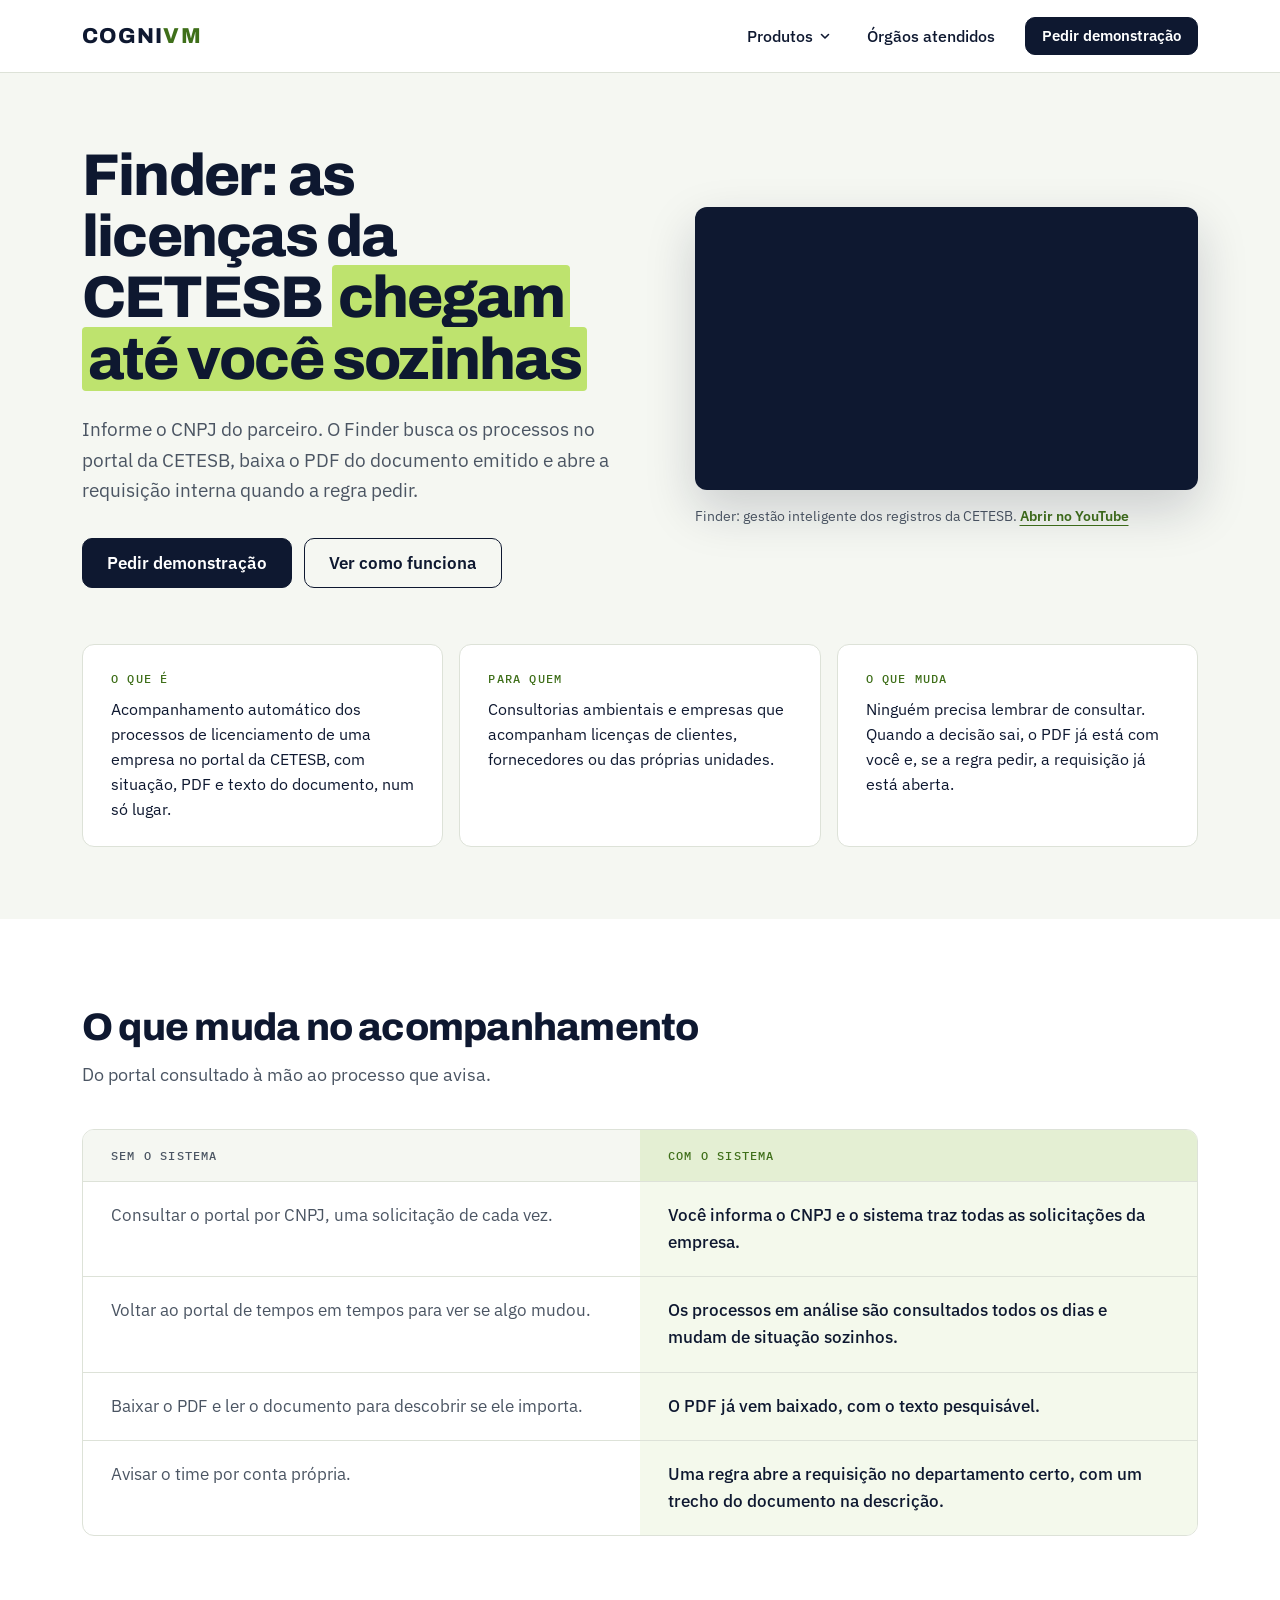
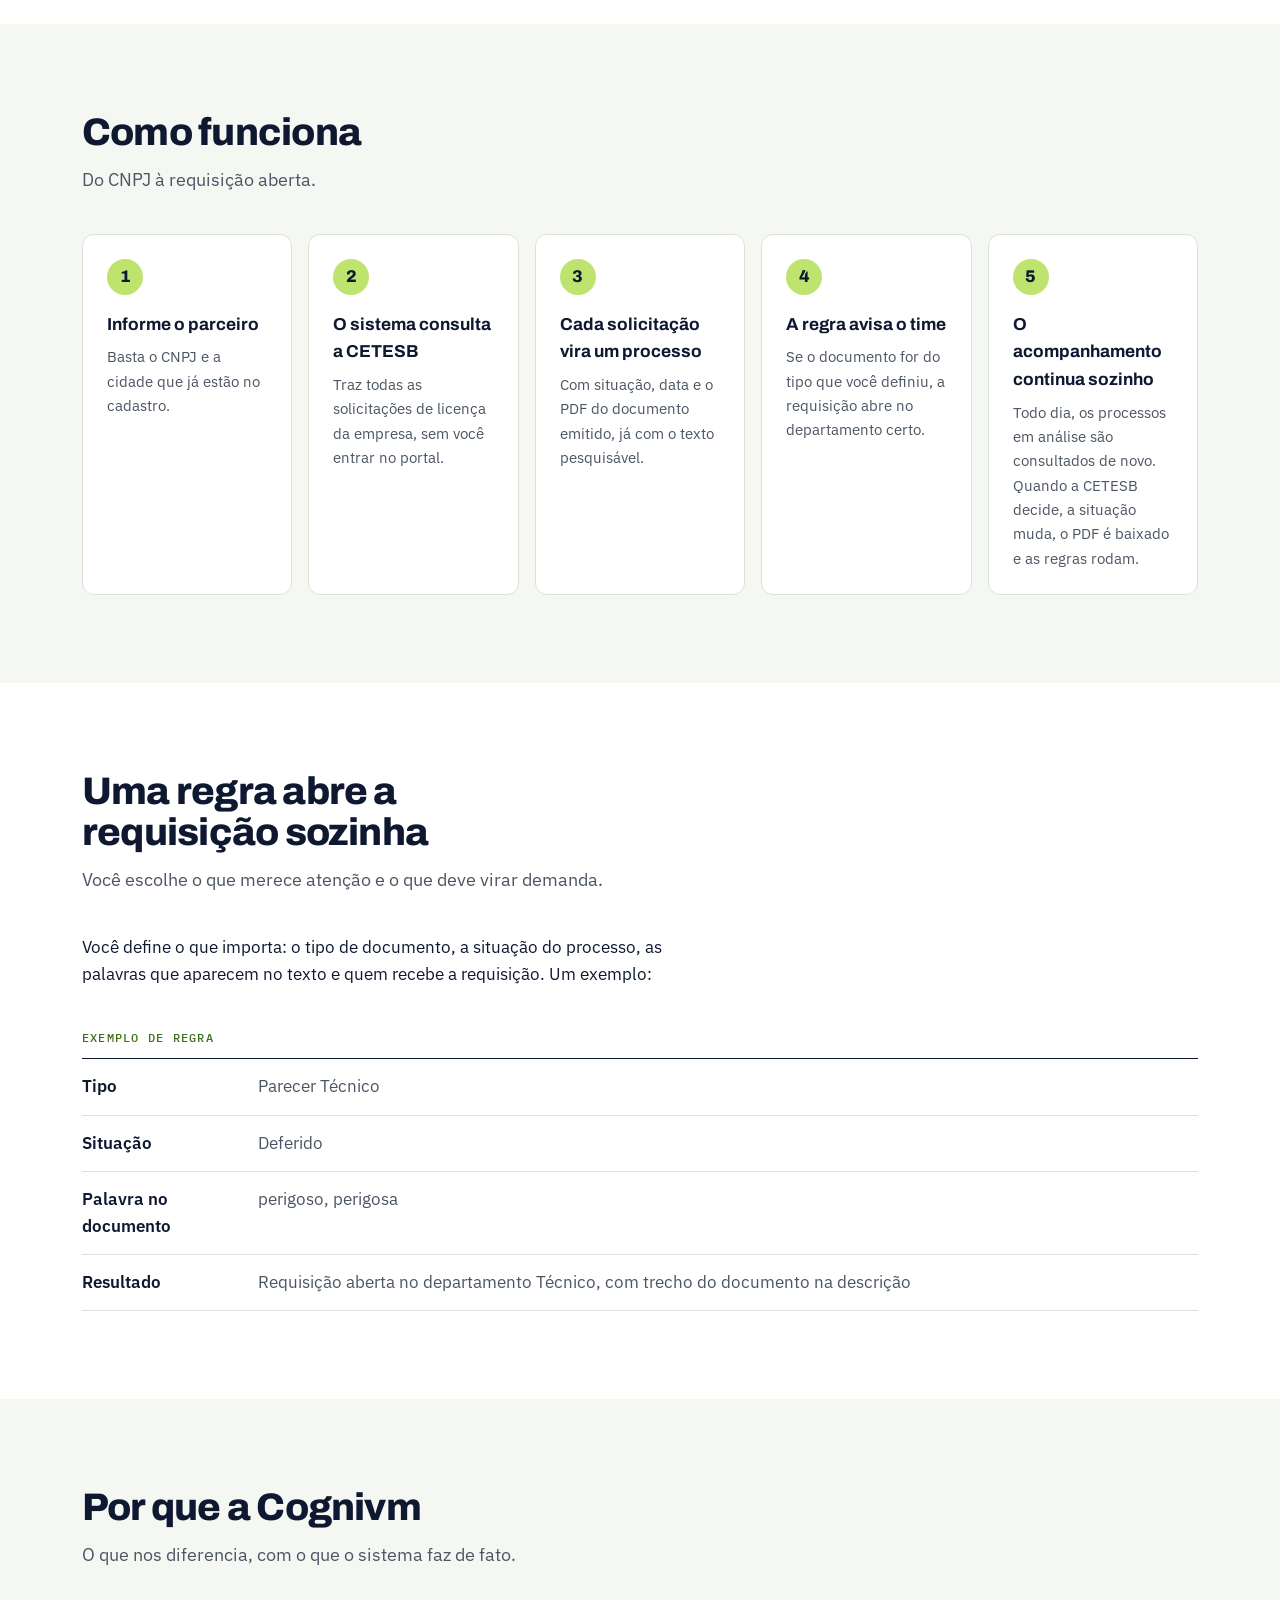
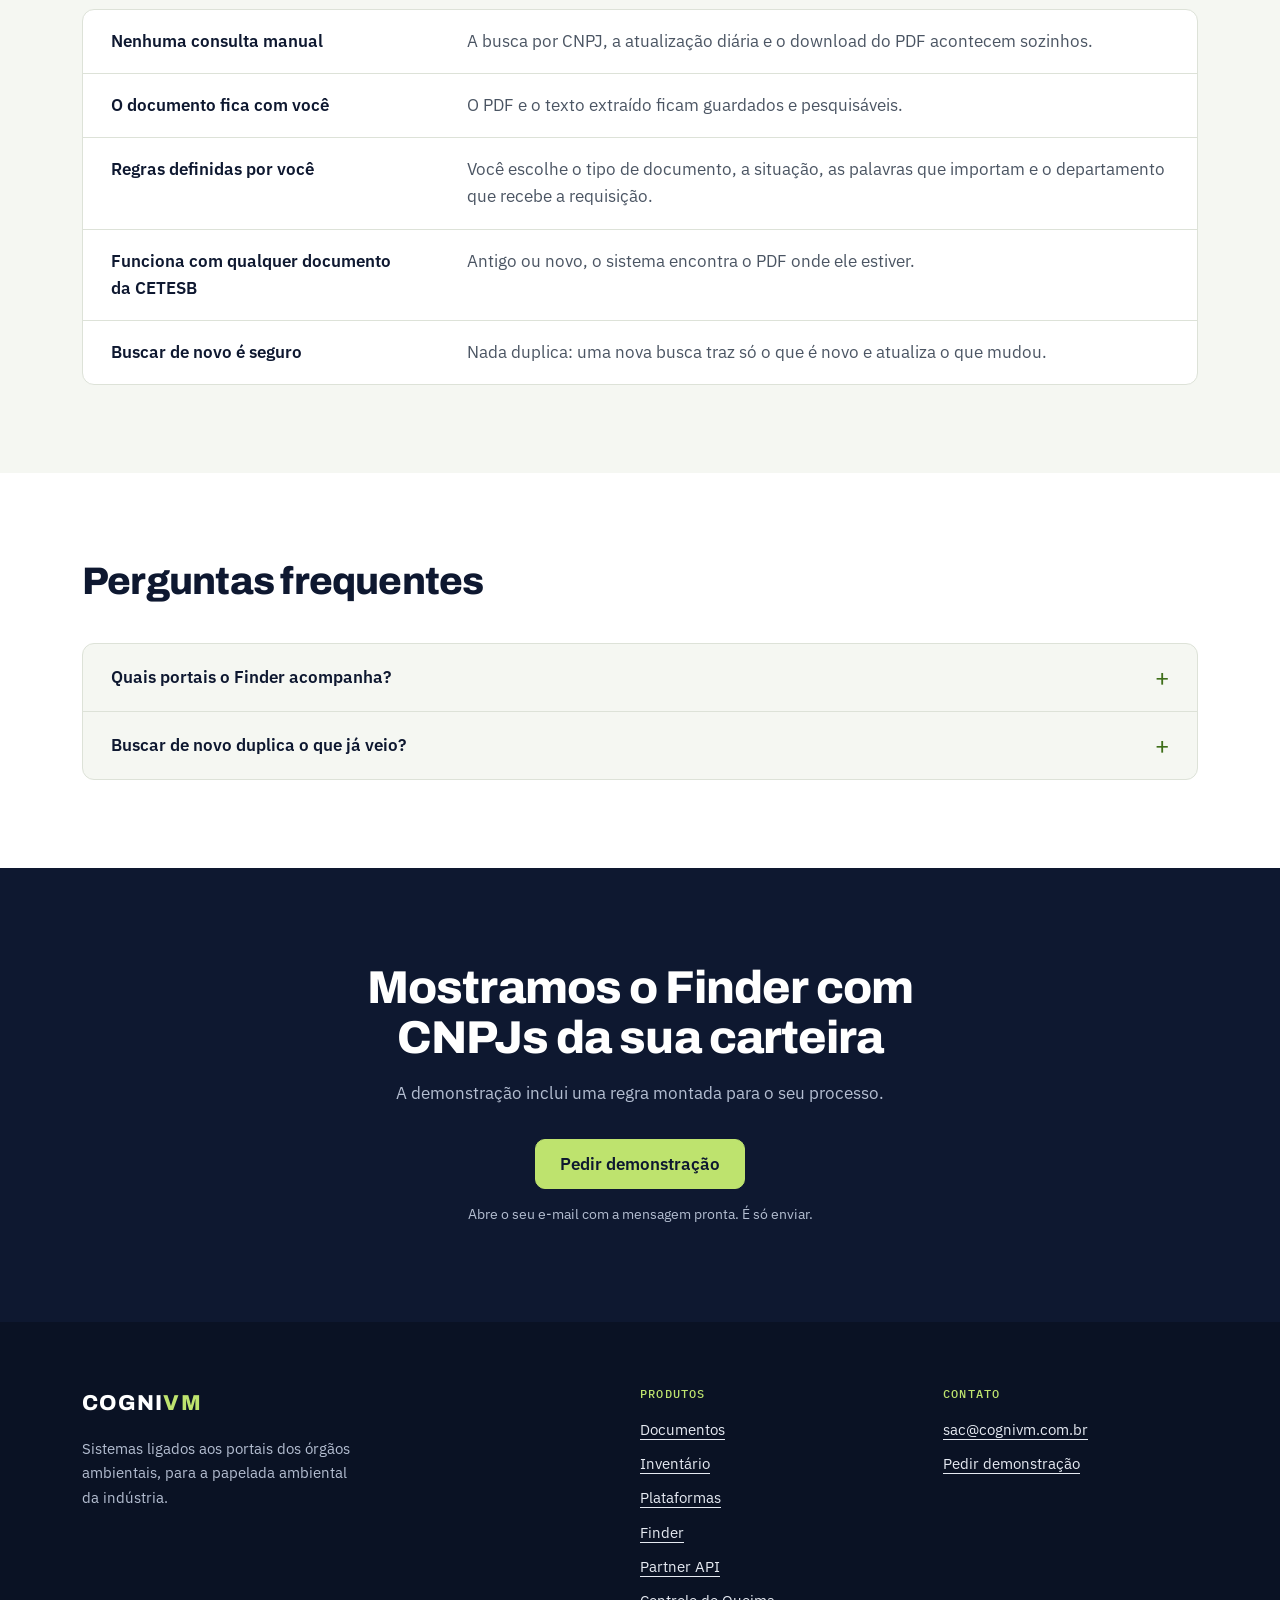
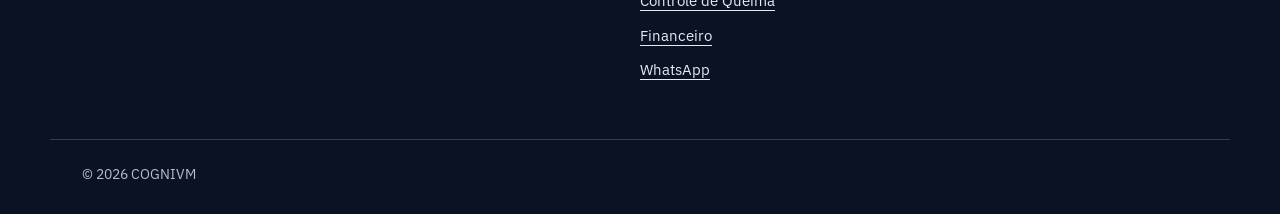
<file: finder.html>
<!DOCTYPE html>
<html lang="pt-br">
<head>
    <meta charset="UTF-8">
    <meta name="viewport" content="width=device-width, initial-scale=1.0">
    <title>Finder: licenças da CETESB acompanhadas sozinhas | COGNIVM</title>
    <meta name="description" content="Acompanhe as solicitações de licença dos seus parceiros na CETESB, com PDFs e requisições abertas por regras.">
    <link rel="stylesheet" href="site.css">
    <link rel="icon" type="image/svg+xml" href="favicon.svg">
    <link rel="icon" href="favicon.ico" sizes="48x48">
    <link rel="apple-touch-icon" href="apple-touch-icon.png">
</head>
<body>
    <header class="site-nav">
        <div class="wrap">
            <a href="index.html" class="wordmark">COGNI<span>VM</span></a>
            <nav class="menu" aria-label="Principal">
                <ul>
                    <li class="has-mega">
                        <button type="button" class="menu-btn" aria-expanded="false" aria-controls="mega">Produtos <svg width="12" height="12" viewBox="0 0 12 12" aria-hidden="true"><path d="M2.5 4.5 6 8l3.5-3.5" fill="none" stroke="currentColor" stroke-width="1.6" stroke-linecap="round" stroke-linejoin="round"/></svg></button>
                        <div class="mega" id="mega">
                            <ul>
                            <li><a href="documentos.html"><strong>Documentos</strong><span>MTR, CDF e DMR emitidos e controlados num só lugar</span></a></li>
                            <li><a href="inventario.html"><strong>Inventário</strong><span>O resíduo recebido no MTR já entra no estoque</span></a></li>
                            <li><a href="plataformas.html"><strong>Plataformas</strong><span>O SINIR e seis estados numa tela só</span></a></li>
                            <li><a href="finder.html" aria-current="page"><strong>Finder</strong><span>Licenças da CETESB acompanhadas sozinhas</span></a></li>
                            <li><a href="partner-api.html"><strong>Partner API</strong><span>Cadastro de empresas direto da Receita</span></a></li>
                            <li><a href="controle-de-queima.html"><strong>Controle de Queima</strong><span>O incinerador dentro dos limites da Licença de Operação</span></a></li>
                            <li><a href="financeiro.html"><strong>Financeiro</strong><span>Do serviço prestado à NFS-e e ao dinheiro no caixa</span></a></li>
                            <li><a href="whatsapp.html"><strong>WhatsApp</strong><span>Atendimento, automação e confirmações registradas</span></a></li>
                            </ul>
                        </div>
                    </li>
                    <li><a href="plataformas.html">Órgãos atendidos</a></li>
                    <li class="menu-cta"><a href="#contato" class="btn-primary btn-sm">Pedir demonstração</a></li>
                </ul>
            </nav>
            <button type="button" class="burger" aria-label="Abrir menu" aria-expanded="false"><span></span><span></span><span></span></button>
        </div>
    </header>

    <main>
        <section class="hero">
            <div class="wrap">
                <div class="hero-grid hero-grid--media">
                    <div class="hero-copy">
                        <h1>Finder: as licenças da CETESB <mark>chegam até você sozinhas</mark></h1>
                        <p class="lead">Informe o CNPJ do parceiro. O Finder busca os processos no portal da CETESB, baixa o PDF do documento emitido e abre a requisição interna quando a regra pedir.</p>
                        <div class="actions">
                            <a href="#contato" class="btn-primary">Pedir demonstração</a>
                            <a href="#como-funciona" class="btn-outline">Ver como funciona</a>
                        </div>
                    </div>
                    <figure class="hero-media">
                    <div class="video-frame"><iframe src="https://www.youtube-nocookie.com/embed/Zr4_TVK0MAk" title="Finder: gestão inteligente dos registros da CETESB" allow="accelerometer; encrypted-media; picture-in-picture; fullscreen" referrerpolicy="strict-origin-when-cross-origin" allowfullscreen></iframe></div>
                    <figcaption>Finder: gestão inteligente dos registros da CETESB. <a href="https://www.youtube.com/watch?v=Zr4_TVK0MAk" target="_blank" rel="noopener" class="text-link">Abrir no YouTube<span class="sr-only"> (abre em nova aba)</span></a></figcaption>
                </figure>
                </div>
                <dl class="ficha">
                    <div><dt>O que é</dt><dd>Acompanhamento automático dos processos de licenciamento de uma empresa no portal da CETESB, com situação, PDF e texto do documento, num só lugar.</dd></div>
                    <div><dt>Para quem</dt><dd>Consultorias ambientais e empresas que acompanham licenças de clientes, fornecedores ou das próprias unidades.</dd></div>
                    <div><dt>O que muda</dt><dd>Ninguém precisa lembrar de consultar. Quando a decisão sai, o PDF já está com você e, se a regra pedir, a requisição já está aberta.</dd></div>
                </dl>
            </div>
        </section>

        <section class="row">
            <div class="wrap">
                <div class="rail">
                    <h2>O que muda no acompanhamento</h2>
                    <p>Do portal consultado à mão ao processo que avisa.</p>
                </div>
                <div>
                    <table class="ledger">
                        <thead>
                            <tr><th scope="col">Sem o sistema</th><th scope="col">Com o sistema</th></tr>
                        </thead>
                        <tbody>
                        <tr>
                            <td data-label="Sem o sistema">Consultar o portal por CNPJ, uma solicitação de cada vez.</td>
                            <td data-label="Com o sistema">Você informa o CNPJ e o sistema traz todas as solicitações da empresa.</td>
                        </tr>
                        <tr>
                            <td data-label="Sem o sistema">Voltar ao portal de tempos em tempos para ver se algo mudou.</td>
                            <td data-label="Com o sistema">Os processos em análise são consultados todos os dias e mudam de situação sozinhos.</td>
                        </tr>
                        <tr>
                            <td data-label="Sem o sistema">Baixar o PDF e ler o documento para descobrir se ele importa.</td>
                            <td data-label="Com o sistema">O PDF já vem baixado, com o texto pesquisável.</td>
                        </tr>
                        <tr>
                            <td data-label="Sem o sistema">Avisar o time por conta própria.</td>
                            <td data-label="Com o sistema">Uma regra abre a requisição no departamento certo, com um trecho do documento na descrição.</td>
                        </tr>
                        </tbody>
                    </table>
                </div>
            </div>
        </section>
        <section class="row" id="como-funciona">
            <div class="wrap">
                <div class="rail">
                    <h2>Como funciona</h2>
                    <p>Do CNPJ à requisição aberta.</p>
                </div>
                <div>
                    <ol class="vsteps">
                        <li><div><strong>Informe o parceiro</strong><p>Basta o CNPJ e a cidade que já estão no cadastro.</p></div></li>
                        <li><div><strong>O sistema consulta a CETESB</strong><p>Traz todas as solicitações de licença da empresa, sem você entrar no portal.</p></div></li>
                        <li><div><strong>Cada solicitação vira um processo</strong><p>Com situação, data e o PDF do documento emitido, já com o texto pesquisável.</p></div></li>
                        <li><div><strong>A regra avisa o time</strong><p>Se o documento for do tipo que você definiu, a requisição abre no departamento certo.</p></div></li>
                        <li><div><strong>O acompanhamento continua sozinho</strong><p>Todo dia, os processos em análise são consultados de novo. Quando a CETESB decide, a situação muda, o PDF é baixado e as regras rodam.</p></div></li>
                    </ol>
                </div>
            </div>
        </section>
        <section class="row" id="regras">
            <div class="wrap">
                <div class="rail">
                    <h2>Uma regra abre a requisição sozinha</h2>
                    <p>Você escolhe o que merece atenção e o que deve virar demanda.</p>
                </div>
                <div>
                    <div class="stack">
                    <div class="prose">
                        <p>Você define o que importa: o tipo de documento, a situação do processo, as palavras que aparecem no texto e quem recebe a requisição. Um exemplo:</p>
                    </div>
                    <div>
                        <p class="facts-label">Exemplo de regra</p>
                        <dl class="facts">
                            <div><dt>Tipo</dt><dd>Parecer Técnico</dd></div>
                            <div><dt>Situação</dt><dd>Deferido</dd></div>
                            <div><dt>Palavra no documento</dt><dd>perigoso, perigosa</dd></div>
                            <div><dt>Resultado</dt><dd>Requisição aberta no departamento Técnico, com trecho do documento na descrição</dd></div>
                        </dl>
                    </div>
                    </div>
                </div>
            </div>
        </section>
        <section class="row">
            <div class="wrap">
                <div class="rail">
                    <h2>Por que a Cognivm</h2>
                    <p>O que nos diferencia, com o que o sistema faz de fato.</p>
                </div>
                <div>
                    <table class="rules">
                        <caption class="sr-only">Por que a Cognivm</caption>
                        <tbody>
                            <tr><th scope="row">Nenhuma consulta manual</th><td>A busca por CNPJ, a atualização diária e o download do PDF acontecem sozinhos.</td></tr>
                            <tr><th scope="row">O documento fica com você</th><td>O PDF e o texto extraído ficam guardados e pesquisáveis.</td></tr>
                            <tr><th scope="row">Regras definidas por você</th><td>Você escolhe o tipo de documento, a situação, as palavras que importam e o departamento que recebe a requisição.</td></tr>
                            <tr><th scope="row">Funciona com qualquer documento da CETESB</th><td>Antigo ou novo, o sistema encontra o PDF onde ele estiver.</td></tr>
                            <tr><th scope="row">Buscar de novo é seguro</th><td>Nada duplica: uma nova busca traz só o que é novo e atualiza o que mudou.</td></tr>
                        </tbody>
                    </table>
                </div>
            </div>
        </section>
        <section class="row">
            <div class="wrap">
                <div class="rail">
                    <h2>Perguntas frequentes</h2>
                </div>
                <div>
                    <div class="faq">
                        <details>
                            <summary>Quais portais o Finder acompanha?</summary>
                            <p>O portal da CETESB, para os processos de licenciamento da empresa que você informar pelo CNPJ.</p>
                        </details>
                        <details>
                            <summary>Buscar de novo duplica o que já veio?</summary>
                            <p>Não. Uma nova busca traz só o que é novo e atualiza o que mudou.</p>
                        </details>
                    </div>
                </div>
            </div>
        </section>
        <section class="cta" id="contato">
            <div class="wrap">
                <div>
                    <h2>Mostramos o Finder com CNPJs da sua carteira</h2>
                    <p>A demonstração inclui uma regra montada para o seu processo.</p>
                </div>
                <div>
                    <a href="mailto:sac@cognivm.com.br?subject=Demonstra%C3%A7%C3%A3o%20Finder" class="btn-primary">Pedir demonstração</a>
                    <p class="micro">Abre o seu e-mail com a mensagem pronta. É só enviar.</p>
                </div>
            </div>
        </section>
    </main>

    <footer class="site-footer">
        <div class="wrap">
            <div class="foot-brand">
                <a href="index.html" class="wordmark">COGNI<span>VM</span></a>
                <p>Sistemas ligados aos portais dos órgãos ambientais, para a papelada ambiental da indústria.</p>
            </div>
            <div>
                <h3>Produtos</h3>
                <ul>
                        <li><a href="documentos.html">Documentos</a></li>
                        <li><a href="inventario.html">Inventário</a></li>
                        <li><a href="plataformas.html">Plataformas</a></li>
                        <li><a href="finder.html">Finder</a></li>
                        <li><a href="partner-api.html">Partner API</a></li>
                        <li><a href="controle-de-queima.html">Controle de Queima</a></li>
                        <li><a href="financeiro.html">Financeiro</a></li>
                        <li><a href="whatsapp.html">WhatsApp</a></li>
                </ul>
            </div>
            <div>
                <h3>Contato</h3>
                <ul>
                    <li><a href="mailto:sac@cognivm.com.br">sac@cognivm.com.br</a></li>
                    <li><a href="#contato">Pedir demonstração</a></li>
                </ul>
            </div>
        </div>
        <div class="wrap foot-base"><span>&copy; 2026 COGNIVM</span></div>
    </footer>

    <script>
        (function () {
            var h = document.querySelector('.site-nav');
            var mega = h.querySelector('.menu-btn');
            var burger = h.querySelector('.burger');
            mega.addEventListener('click', function () {
                var open = h.classList.toggle('mega-open');
                mega.setAttribute('aria-expanded', open);
            });
            burger.addEventListener('click', function () {
                var open = h.classList.toggle('menu-open');
                burger.setAttribute('aria-expanded', open);
            });
            document.addEventListener('click', function (e) {
                if (!h.contains(e.target)) { h.classList.remove('mega-open'); mega.setAttribute('aria-expanded', false); }
            });
            document.addEventListener('keydown', function (e) {
                if (e.key === 'Escape') { h.classList.remove('mega-open', 'menu-open'); mega.setAttribute('aria-expanded', false); mega.focus(); }
            });
        })();
    </script>
</body>
</html>
</file>
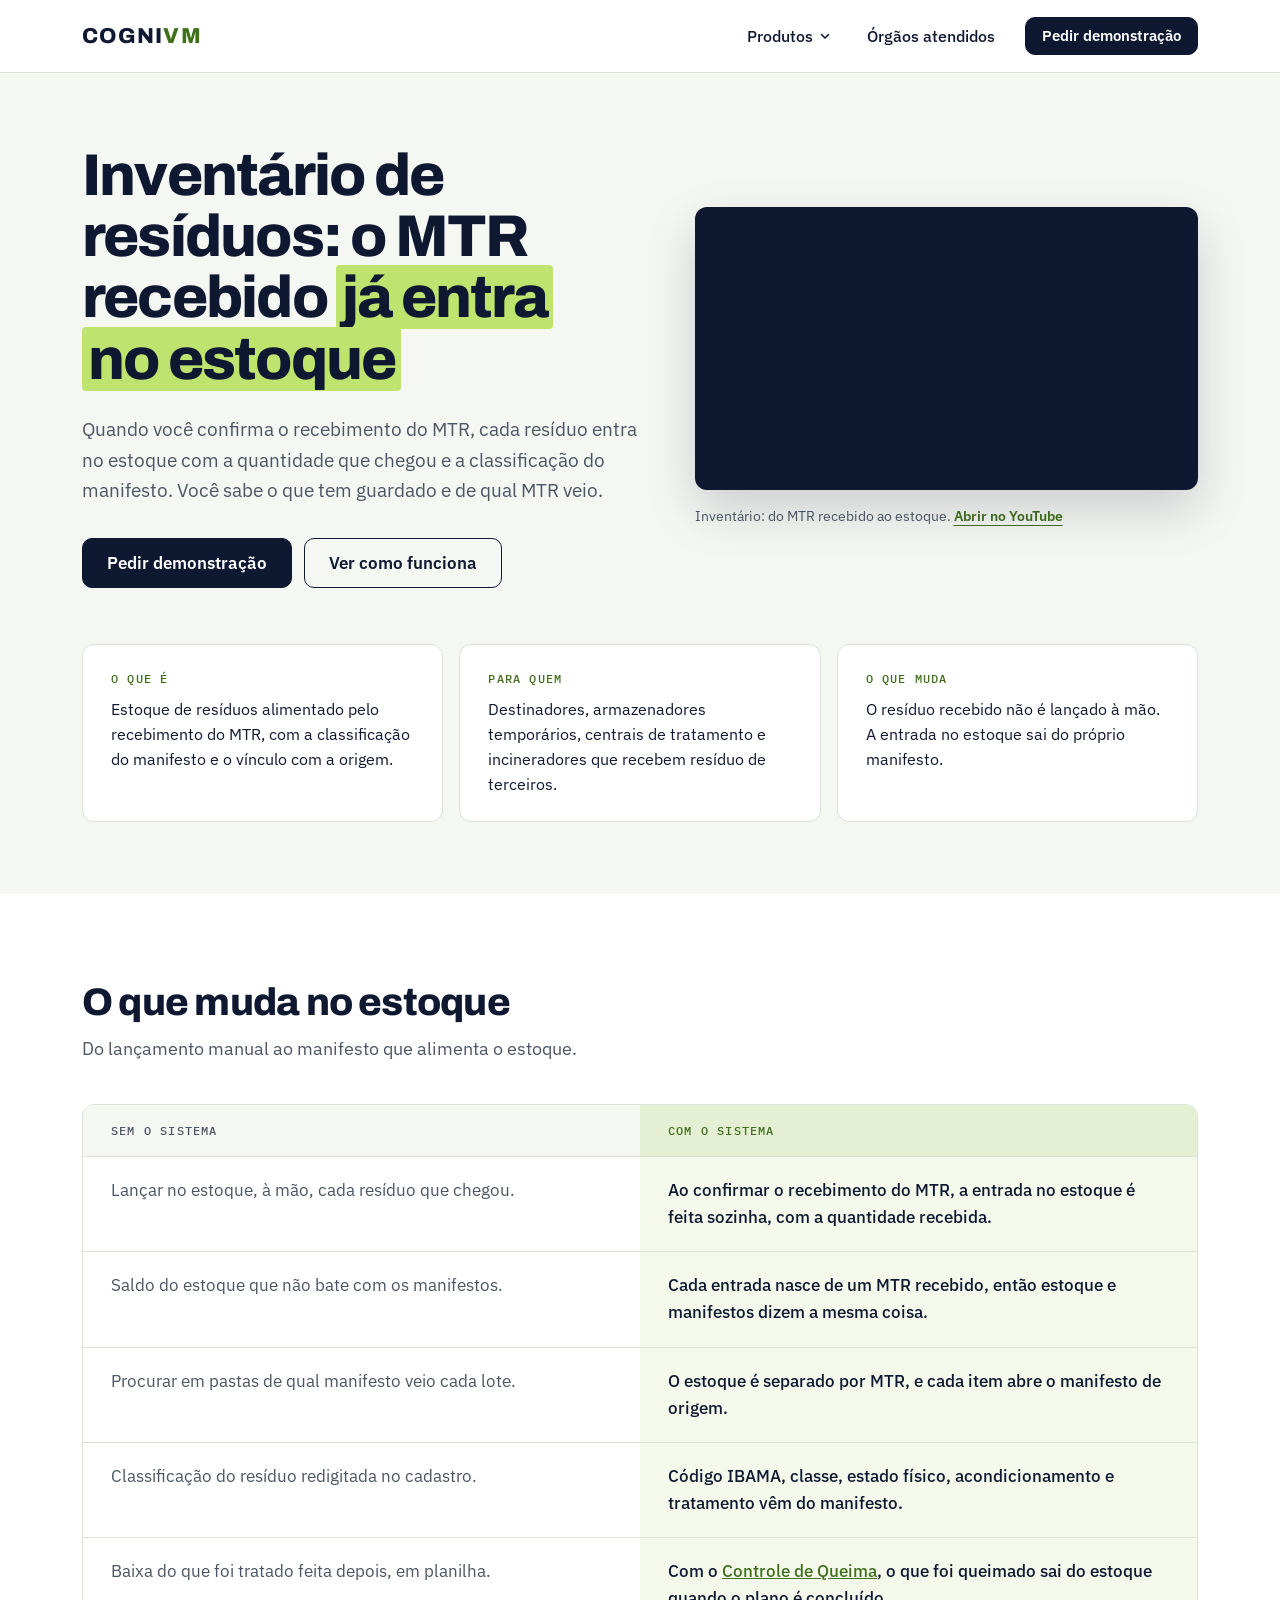
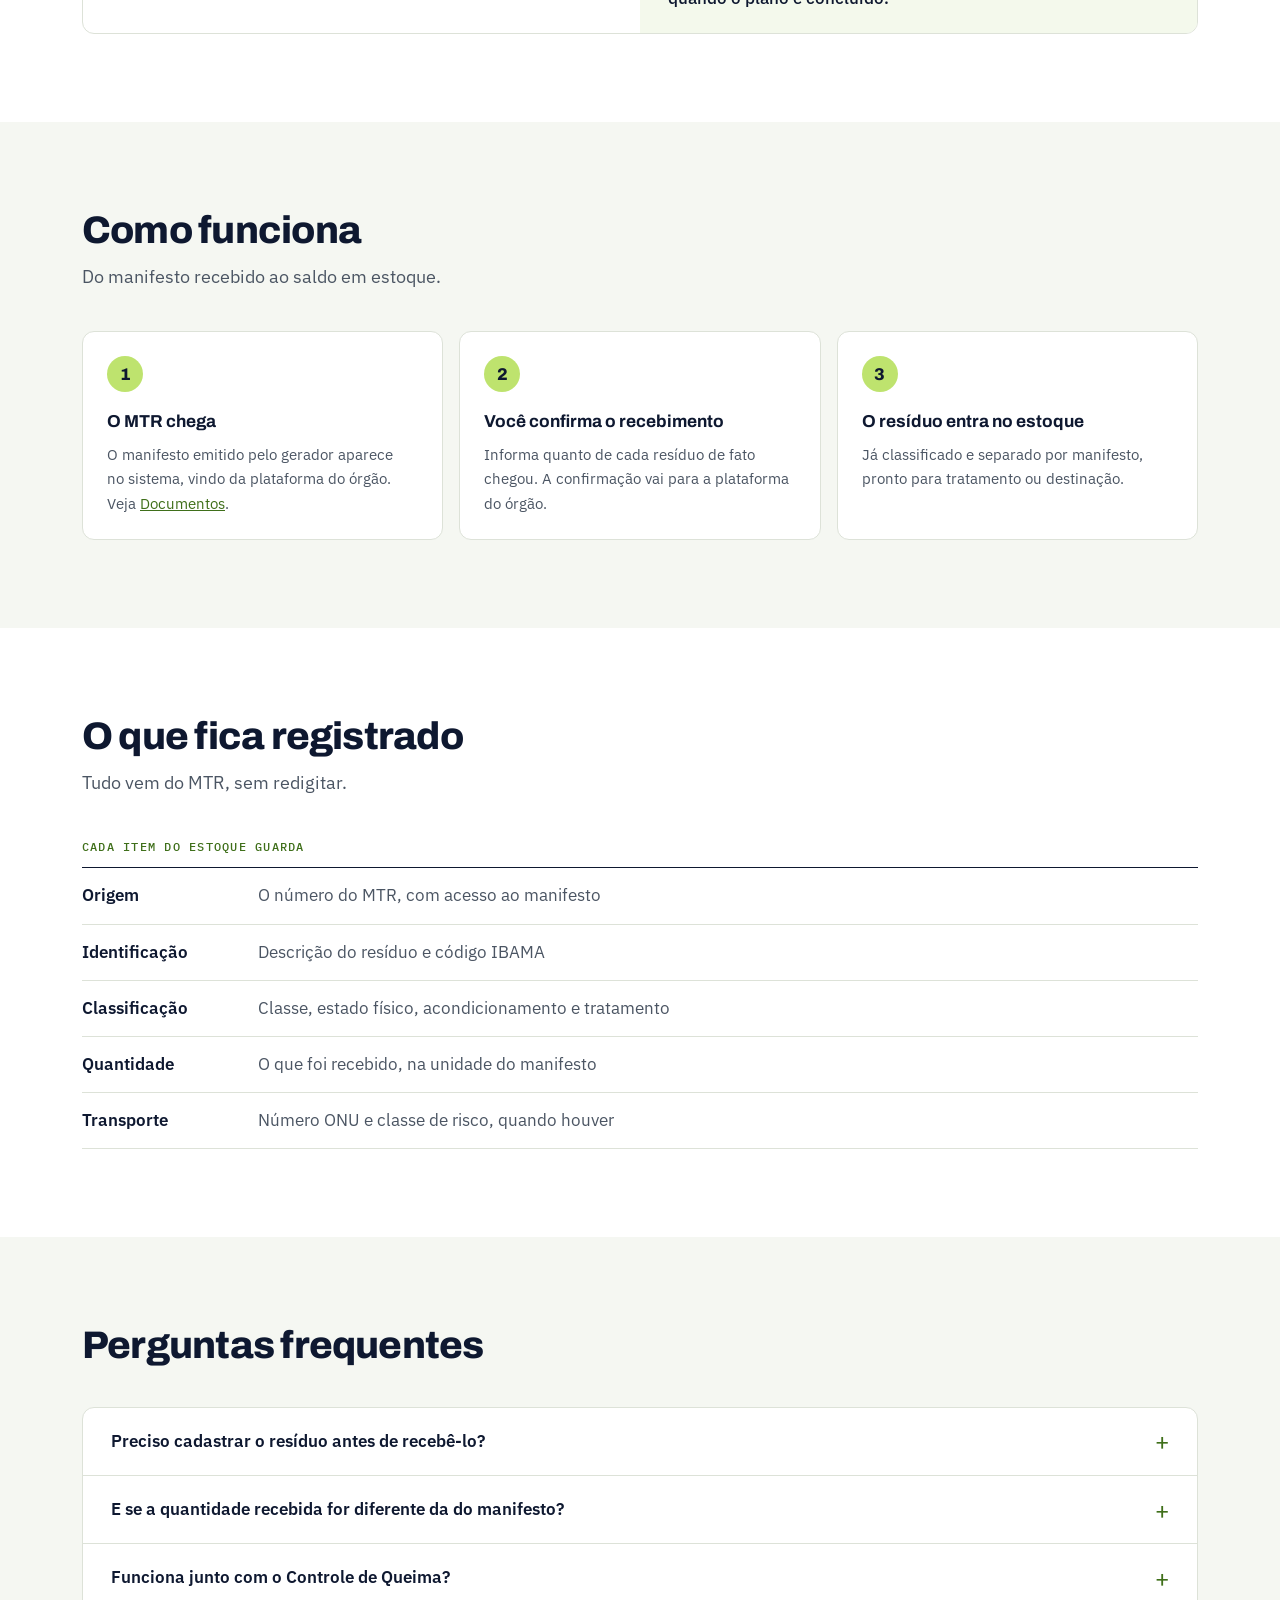
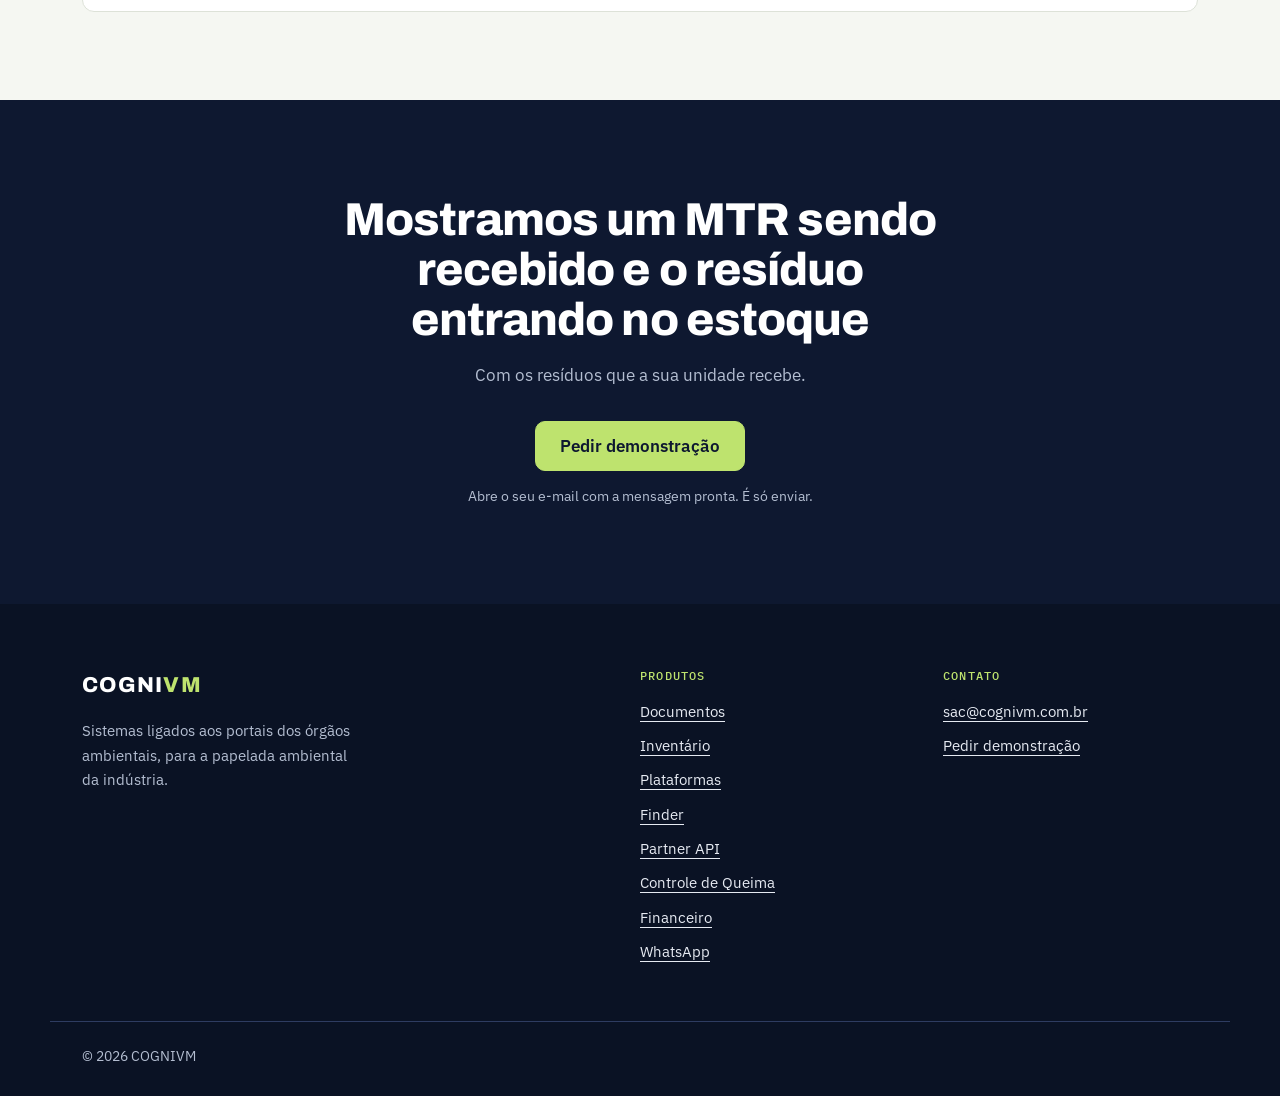
<file: inventario.html>
<!DOCTYPE html>
<html lang="pt-br">
<head>
    <meta charset="UTF-8">
    <meta name="viewport" content="width=device-width, initial-scale=1.0">
    <title>Inventário de resíduos: do MTR recebido ao estoque | COGNIVM</title>
    <meta name="description" content="O resíduo recebido no MTR entra no estoque com a quantidade e a classificação do manifesto, separado por origem.">
    <link rel="stylesheet" href="site.css">
    <link rel="icon" type="image/svg+xml" href="favicon.svg">
    <link rel="icon" href="favicon.ico" sizes="48x48">
    <link rel="apple-touch-icon" href="apple-touch-icon.png">
</head>
<body>
    <header class="site-nav">
        <div class="wrap">
            <a href="index.html" class="wordmark">COGNI<span>VM</span></a>
            <nav class="menu" aria-label="Principal">
                <ul>
                    <li class="has-mega">
                        <button type="button" class="menu-btn" aria-expanded="false" aria-controls="mega">Produtos <svg width="12" height="12" viewBox="0 0 12 12" aria-hidden="true"><path d="M2.5 4.5 6 8l3.5-3.5" fill="none" stroke="currentColor" stroke-width="1.6" stroke-linecap="round" stroke-linejoin="round"/></svg></button>
                        <div class="mega" id="mega">
                            <ul>
                            <li><a href="documentos.html"><strong>Documentos</strong><span>MTR, CDF e DMR emitidos e controlados num só lugar</span></a></li>
                            <li><a href="inventario.html" aria-current="page"><strong>Inventário</strong><span>O resíduo recebido no MTR já entra no estoque</span></a></li>
                            <li><a href="plataformas.html"><strong>Plataformas</strong><span>O SINIR e seis estados numa tela só</span></a></li>
                            <li><a href="finder.html"><strong>Finder</strong><span>Licenças da CETESB acompanhadas sozinhas</span></a></li>
                            <li><a href="partner-api.html"><strong>Partner API</strong><span>Cadastro de empresas direto da Receita</span></a></li>
                            <li><a href="controle-de-queima.html"><strong>Controle de Queima</strong><span>O incinerador dentro dos limites da Licença de Operação</span></a></li>
                            <li><a href="financeiro.html"><strong>Financeiro</strong><span>Do serviço prestado à NFS-e e ao dinheiro no caixa</span></a></li>
                            <li><a href="whatsapp.html"><strong>WhatsApp</strong><span>Atendimento, automação e confirmações registradas</span></a></li>
                            </ul>
                        </div>
                    </li>
                    <li><a href="plataformas.html">Órgãos atendidos</a></li>
                    <li class="menu-cta"><a href="#contato" class="btn-primary btn-sm">Pedir demonstração</a></li>
                </ul>
            </nav>
            <button type="button" class="burger" aria-label="Abrir menu" aria-expanded="false"><span></span><span></span><span></span></button>
        </div>
    </header>

    <main>
        <section class="hero">
            <div class="wrap">
                <div class="hero-grid hero-grid--media">
                    <div class="hero-copy">
                        <h1>Inventário de resíduos: o MTR recebido <mark>já entra no estoque</mark></h1>
                        <p class="lead">Quando você confirma o recebimento do MTR, cada resíduo entra no estoque com a quantidade que chegou e a classificação do manifesto. Você sabe o que tem guardado e de qual MTR veio.</p>
                        <div class="actions">
                            <a href="#contato" class="btn-primary">Pedir demonstração</a>
                            <a href="#como-funciona" class="btn-outline">Ver como funciona</a>
                        </div>
                    </div>
                    <figure class="hero-media">
                    <div class="video-frame"><iframe src="https://www.youtube-nocookie.com/embed/9qCKFd2qbxg" title="Inventário: do MTR recebido ao estoque" allow="accelerometer; encrypted-media; picture-in-picture; fullscreen" referrerpolicy="strict-origin-when-cross-origin" allowfullscreen></iframe></div>
                    <figcaption>Inventário: do MTR recebido ao estoque. <a href="https://www.youtube.com/watch?v=9qCKFd2qbxg" target="_blank" rel="noopener" class="text-link">Abrir no YouTube<span class="sr-only"> (abre em nova aba)</span></a></figcaption>
                </figure>
                </div>
                <dl class="ficha">
                    <div><dt>O que é</dt><dd>Estoque de resíduos alimentado pelo recebimento do MTR, com a classificação do manifesto e o vínculo com a origem.</dd></div>
                    <div><dt>Para quem</dt><dd>Destinadores, armazenadores temporários, centrais de tratamento e incineradores que recebem resíduo de terceiros.</dd></div>
                    <div><dt>O que muda</dt><dd>O resíduo recebido não é lançado à mão. A entrada no estoque sai do próprio manifesto.</dd></div>
                </dl>
            </div>
        </section>

        <section class="row">
            <div class="wrap">
                <div class="rail">
                    <h2>O que muda no estoque</h2>
                    <p>Do lançamento manual ao manifesto que alimenta o estoque.</p>
                </div>
                <div>
                    <table class="ledger">
                        <thead>
                            <tr><th scope="col">Sem o sistema</th><th scope="col">Com o sistema</th></tr>
                        </thead>
                        <tbody>
                        <tr>
                            <td data-label="Sem o sistema">Lançar no estoque, à mão, cada resíduo que chegou.</td>
                            <td data-label="Com o sistema">Ao confirmar o recebimento do MTR, a entrada no estoque é feita sozinha, com a quantidade recebida.</td>
                        </tr>
                        <tr>
                            <td data-label="Sem o sistema">Saldo do estoque que não bate com os manifestos.</td>
                            <td data-label="Com o sistema">Cada entrada nasce de um MTR recebido, então estoque e manifestos dizem a mesma coisa.</td>
                        </tr>
                        <tr>
                            <td data-label="Sem o sistema">Procurar em pastas de qual manifesto veio cada lote.</td>
                            <td data-label="Com o sistema">O estoque é separado por MTR, e cada item abre o manifesto de origem.</td>
                        </tr>
                        <tr>
                            <td data-label="Sem o sistema">Classificação do resíduo redigitada no cadastro.</td>
                            <td data-label="Com o sistema">Código IBAMA, classe, estado físico, acondicionamento e tratamento vêm do manifesto.</td>
                        </tr>
                        <tr>
                            <td data-label="Sem o sistema">Baixa do que foi tratado feita depois, em planilha.</td>
                            <td data-label="Com o sistema">Com o <a href="controle-de-queima.html">Controle de Queima</a>, o que foi queimado sai do estoque quando o plano é concluído.</td>
                        </tr>
                        </tbody>
                    </table>
                </div>
            </div>
        </section>
        <section class="row" id="como-funciona">
            <div class="wrap">
                <div class="rail">
                    <h2>Como funciona</h2>
                    <p>Do manifesto recebido ao saldo em estoque.</p>
                </div>
                <div>
                    <ol class="vsteps">
                        <li><div><strong>O MTR chega</strong><p>O manifesto emitido pelo gerador aparece no sistema, vindo da plataforma do órgão. Veja <a href="documentos.html">Documentos</a>.</p></div></li>
                        <li><div><strong>Você confirma o recebimento</strong><p>Informa quanto de cada resíduo de fato chegou. A confirmação vai para a plataforma do órgão.</p></div></li>
                        <li><div><strong>O resíduo entra no estoque</strong><p>Já classificado e separado por manifesto, pronto para tratamento ou destinação.</p></div></li>
                    </ol>
                </div>
            </div>
        </section>
        <section class="row">
            <div class="wrap">
                <div class="rail">
                    <h2>O que fica registrado</h2>
                    <p>Tudo vem do MTR, sem redigitar.</p>
                </div>
                <div>
                    <div>
                        <p class="facts-label">Cada item do estoque guarda</p>
                        <dl class="facts">
                            <div><dt>Origem</dt><dd>O número do MTR, com acesso ao manifesto</dd></div>
                            <div><dt>Identificação</dt><dd>Descrição do resíduo e código IBAMA</dd></div>
                            <div><dt>Classificação</dt><dd>Classe, estado físico, acondicionamento e tratamento</dd></div>
                            <div><dt>Quantidade</dt><dd>O que foi recebido, na unidade do manifesto</dd></div>
                            <div><dt>Transporte</dt><dd>Número ONU e classe de risco, quando houver</dd></div>
                        </dl>
                    </div>
                </div>
            </div>
        </section>
        <section class="row">
            <div class="wrap">
                <div class="rail">
                    <h2>Perguntas frequentes</h2>
                </div>
                <div>
                    <div class="faq">
                        <details>
                            <summary>Preciso cadastrar o resíduo antes de recebê-lo?</summary>
                            <p>Não. Na primeira vez que um resíduo chega, ele é criado a partir do MTR. Nas próximas, o mesmo resíduo ganha uma nova entrada, separada por manifesto.</p>
                        </details>
                        <details>
                            <summary>E se a quantidade recebida for diferente da do manifesto?</summary>
                            <p>Você informa a quantidade que de fato chegou, e é ela que entra no estoque.</p>
                        </details>
                        <details>
                            <summary>Funciona junto com o Controle de Queima?</summary>
                            <p>Sim. O resíduo liberado para queima sai do estoque quando o plano de queima é concluído. Veja <a href="controle-de-queima.html">Controle de Queima</a>.</p>
                        </details>
                    </div>
                </div>
            </div>
        </section>
        <section class="cta" id="contato">
            <div class="wrap">
                <div>
                    <h2>Mostramos um MTR sendo recebido e o resíduo entrando no estoque</h2>
                    <p>Com os resíduos que a sua unidade recebe.</p>
                </div>
                <div>
                    <a href="mailto:sac@cognivm.com.br?subject=Demonstra%C3%A7%C3%A3o%20Invent%C3%A1rio" class="btn-primary">Pedir demonstração</a>
                    <p class="micro">Abre o seu e-mail com a mensagem pronta. É só enviar.</p>
                </div>
            </div>
        </section>
    </main>

    <footer class="site-footer">
        <div class="wrap">
            <div class="foot-brand">
                <a href="index.html" class="wordmark">COGNI<span>VM</span></a>
                <p>Sistemas ligados aos portais dos órgãos ambientais, para a papelada ambiental da indústria.</p>
            </div>
            <div>
                <h3>Produtos</h3>
                <ul>
                        <li><a href="documentos.html">Documentos</a></li>
                        <li><a href="inventario.html">Inventário</a></li>
                        <li><a href="plataformas.html">Plataformas</a></li>
                        <li><a href="finder.html">Finder</a></li>
                        <li><a href="partner-api.html">Partner API</a></li>
                        <li><a href="controle-de-queima.html">Controle de Queima</a></li>
                        <li><a href="financeiro.html">Financeiro</a></li>
                        <li><a href="whatsapp.html">WhatsApp</a></li>
                </ul>
            </div>
            <div>
                <h3>Contato</h3>
                <ul>
                    <li><a href="mailto:sac@cognivm.com.br">sac@cognivm.com.br</a></li>
                    <li><a href="#contato">Pedir demonstração</a></li>
                </ul>
            </div>
        </div>
        <div class="wrap foot-base"><span>&copy; 2026 COGNIVM</span></div>
    </footer>

    <script>
        (function () {
            var h = document.querySelector('.site-nav');
            var mega = h.querySelector('.menu-btn');
            var burger = h.querySelector('.burger');
            mega.addEventListener('click', function () {
                var open = h.classList.toggle('mega-open');
                mega.setAttribute('aria-expanded', open);
            });
            burger.addEventListener('click', function () {
                var open = h.classList.toggle('menu-open');
                burger.setAttribute('aria-expanded', open);
            });
            document.addEventListener('click', function (e) {
                if (!h.contains(e.target)) { h.classList.remove('mega-open'); mega.setAttribute('aria-expanded', false); }
            });
            document.addEventListener('keydown', function (e) {
                if (e.key === 'Escape') { h.classList.remove('mega-open', 'menu-open'); mega.setAttribute('aria-expanded', false); mega.focus(); }
            });
        })();
    </script>
</body>
</html>
</file>
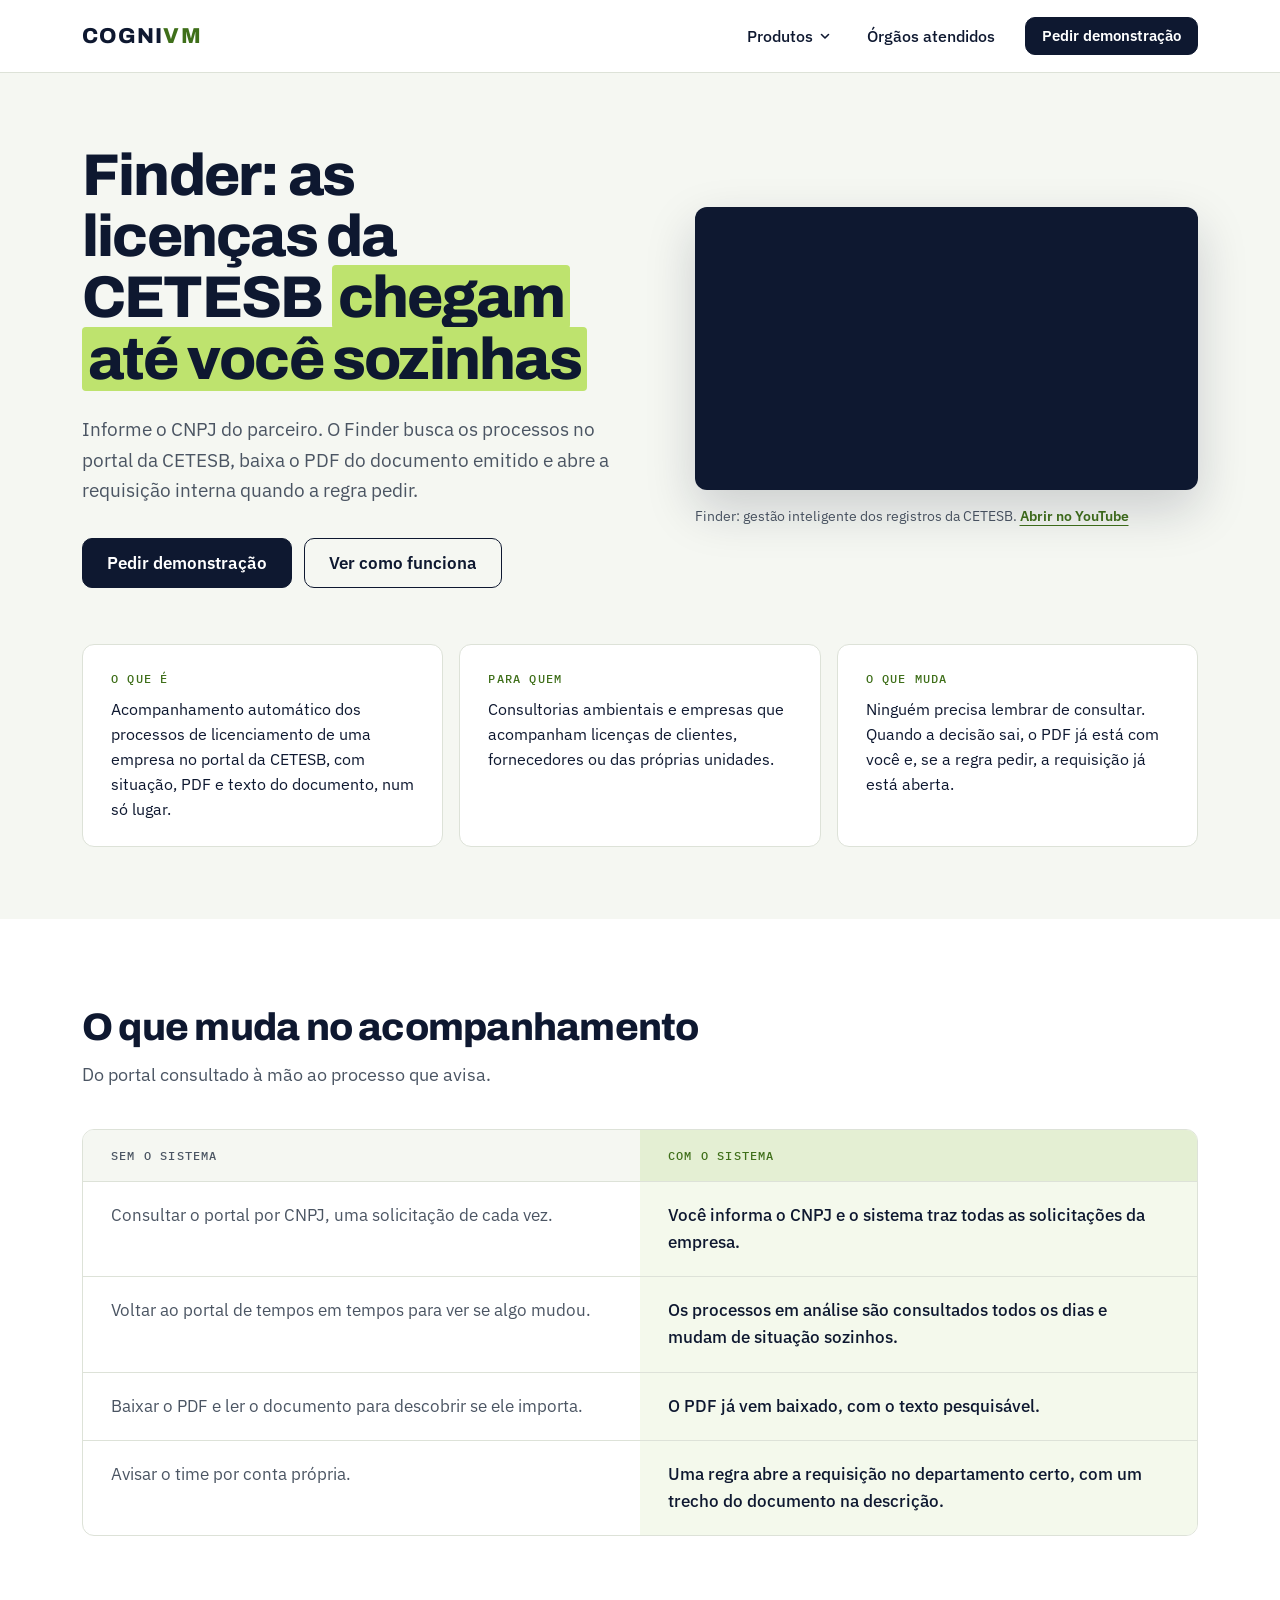
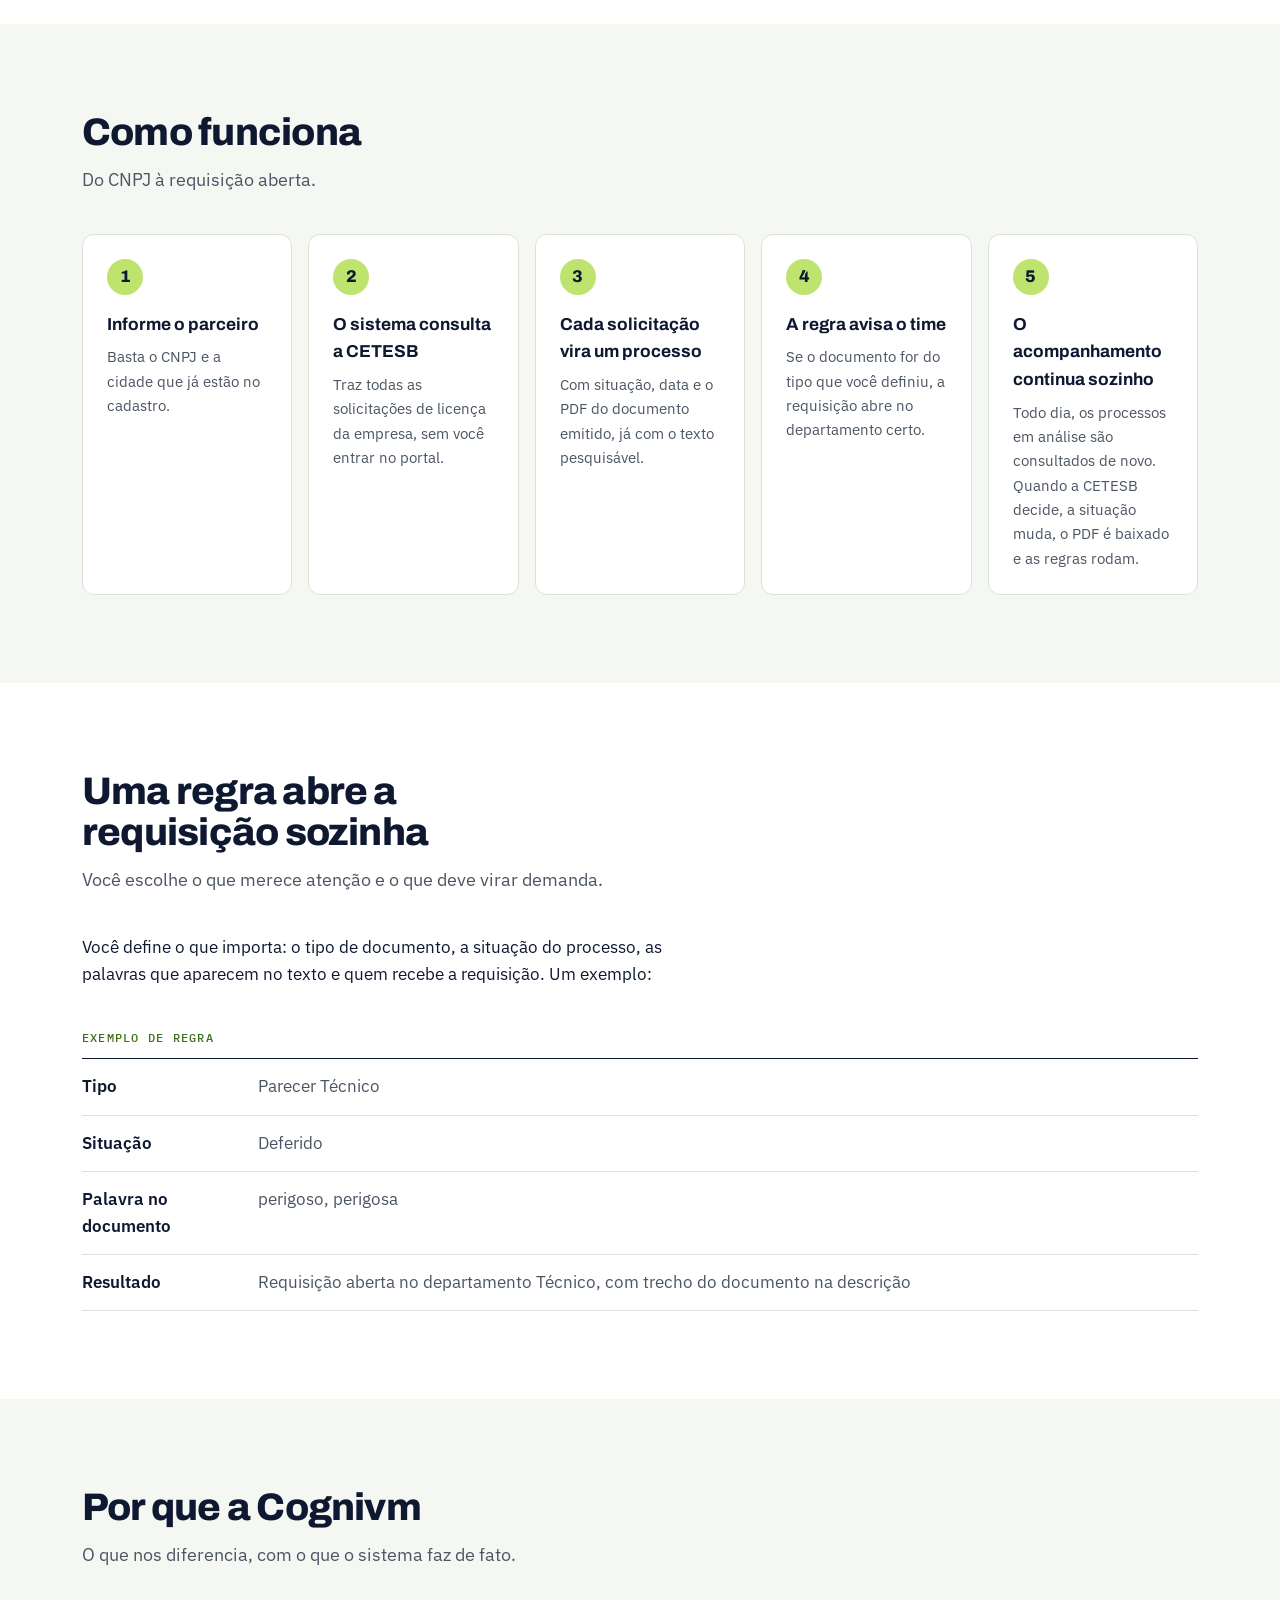
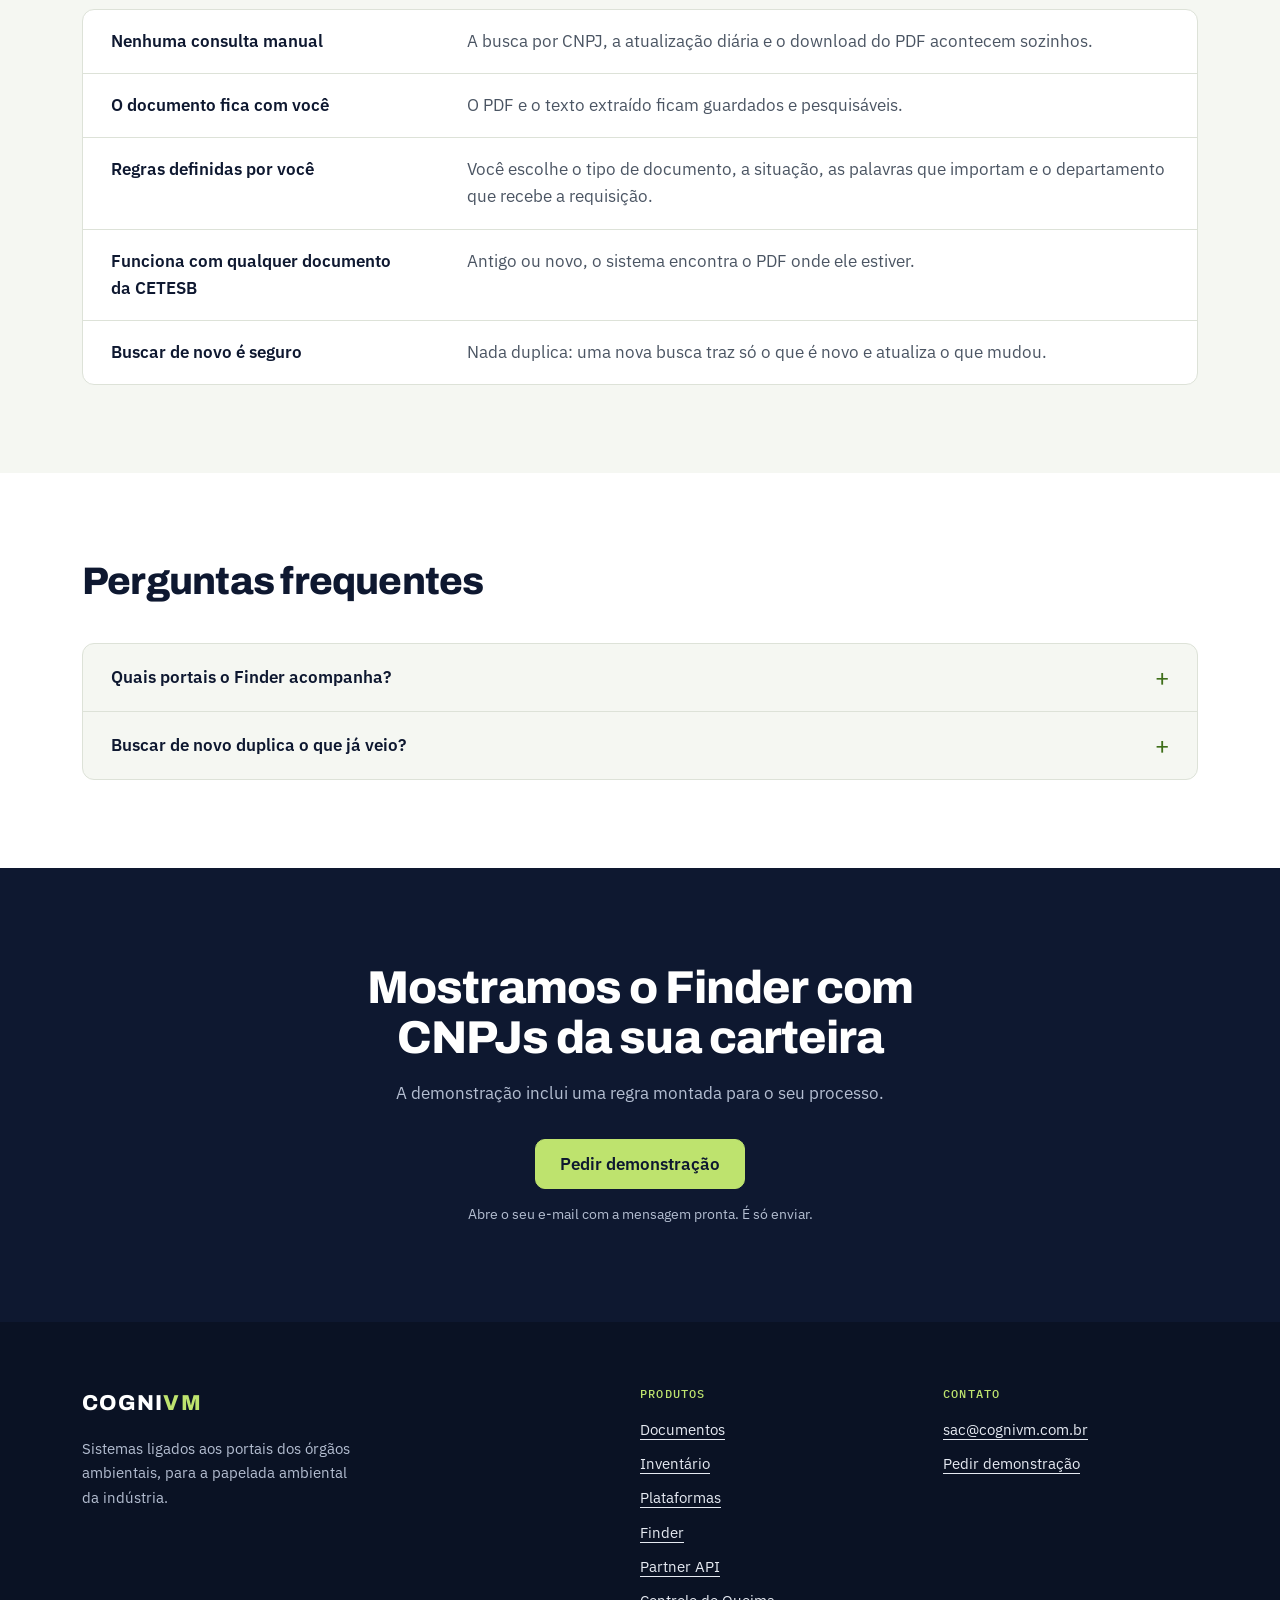
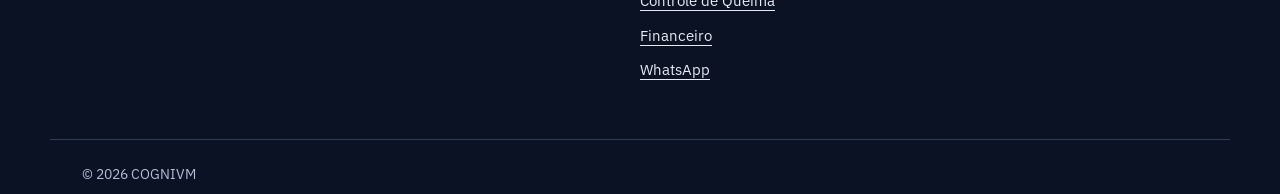
<file: licenciamento.html>
<!DOCTYPE html>
<html lang="pt-br">
<head>
    <meta charset="UTF-8">
    <title>COGNIVM</title>
    <meta http-equiv="refresh" content="0; url=finder.html">
    <link rel="canonical" href="finder.html">
    <link rel="icon" type="image/svg+xml" href="favicon.svg">
    <link rel="icon" href="favicon.ico" sizes="48x48">
    <link rel="apple-touch-icon" href="apple-touch-icon.png">
</head>
<body>
    <p>Esta página mudou de endereço: <a href="finder.html">continuar</a>.</p>
</body>
</html>
</file>
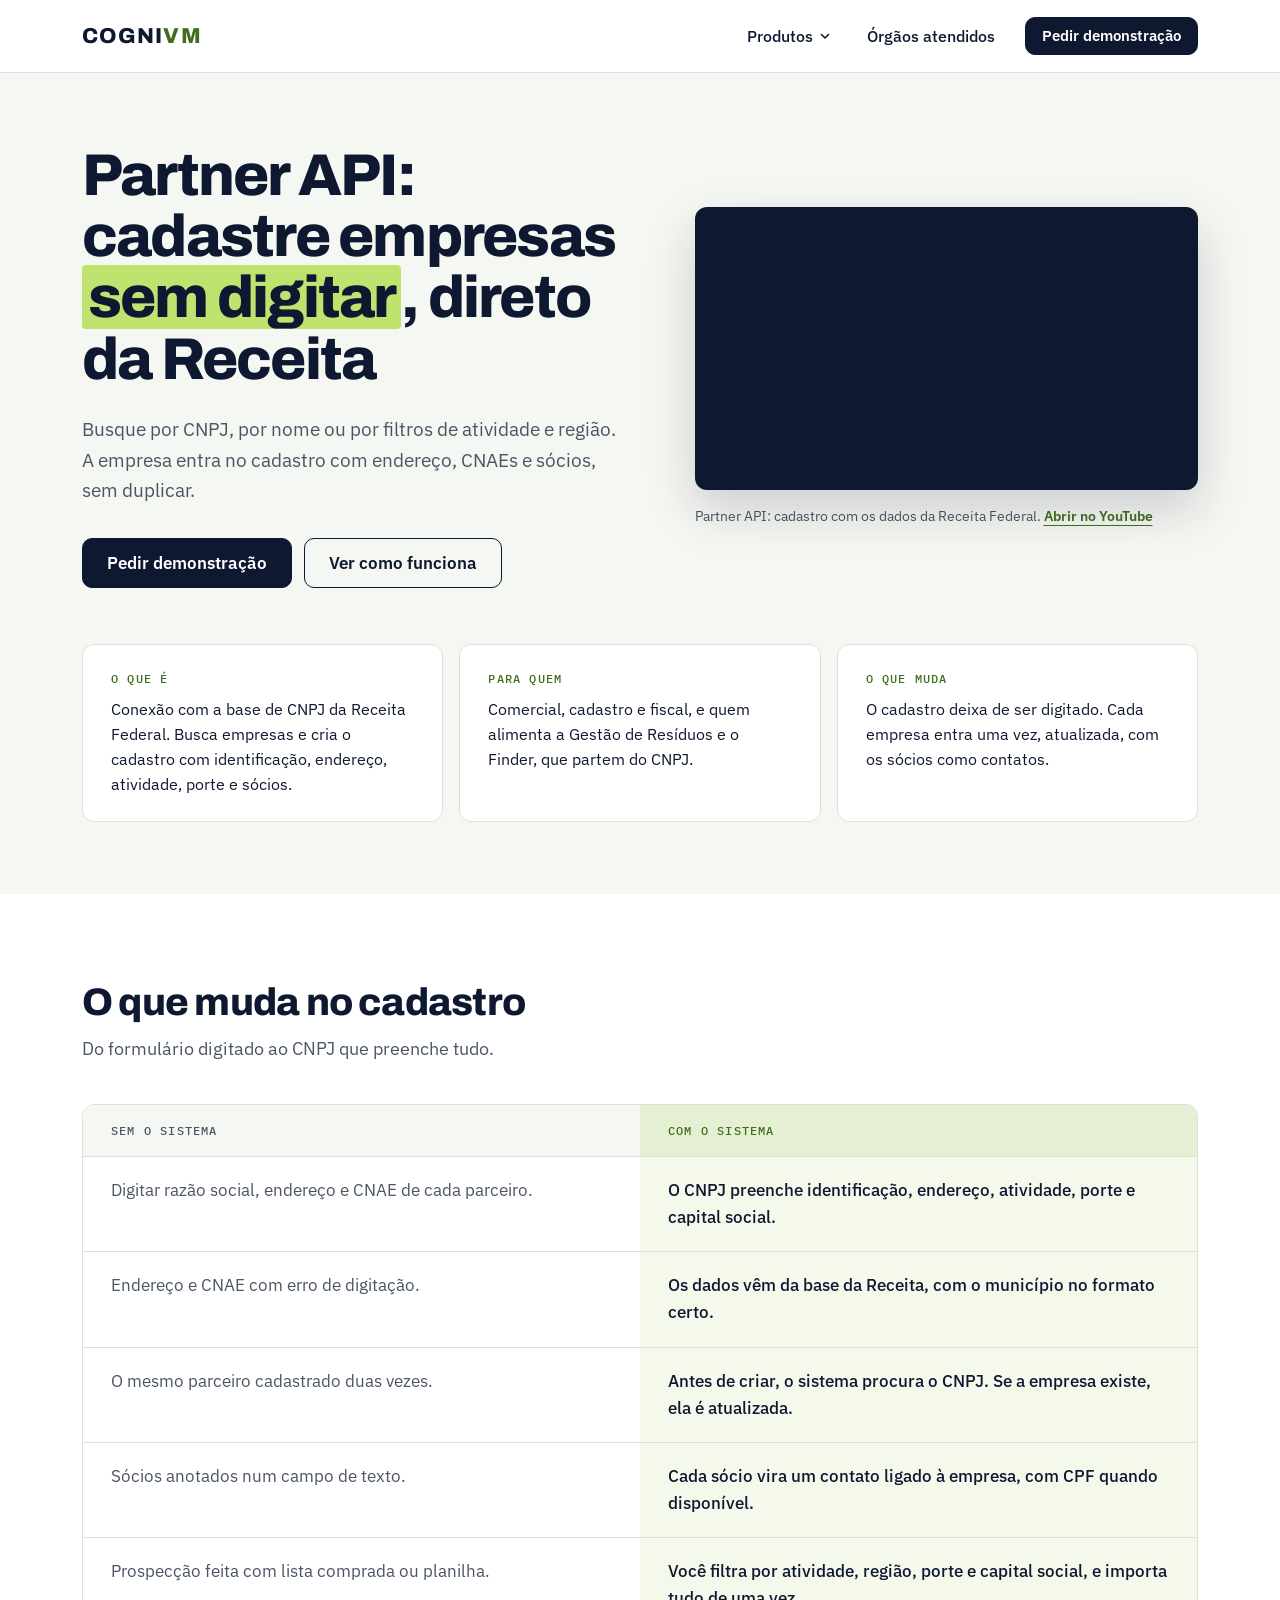
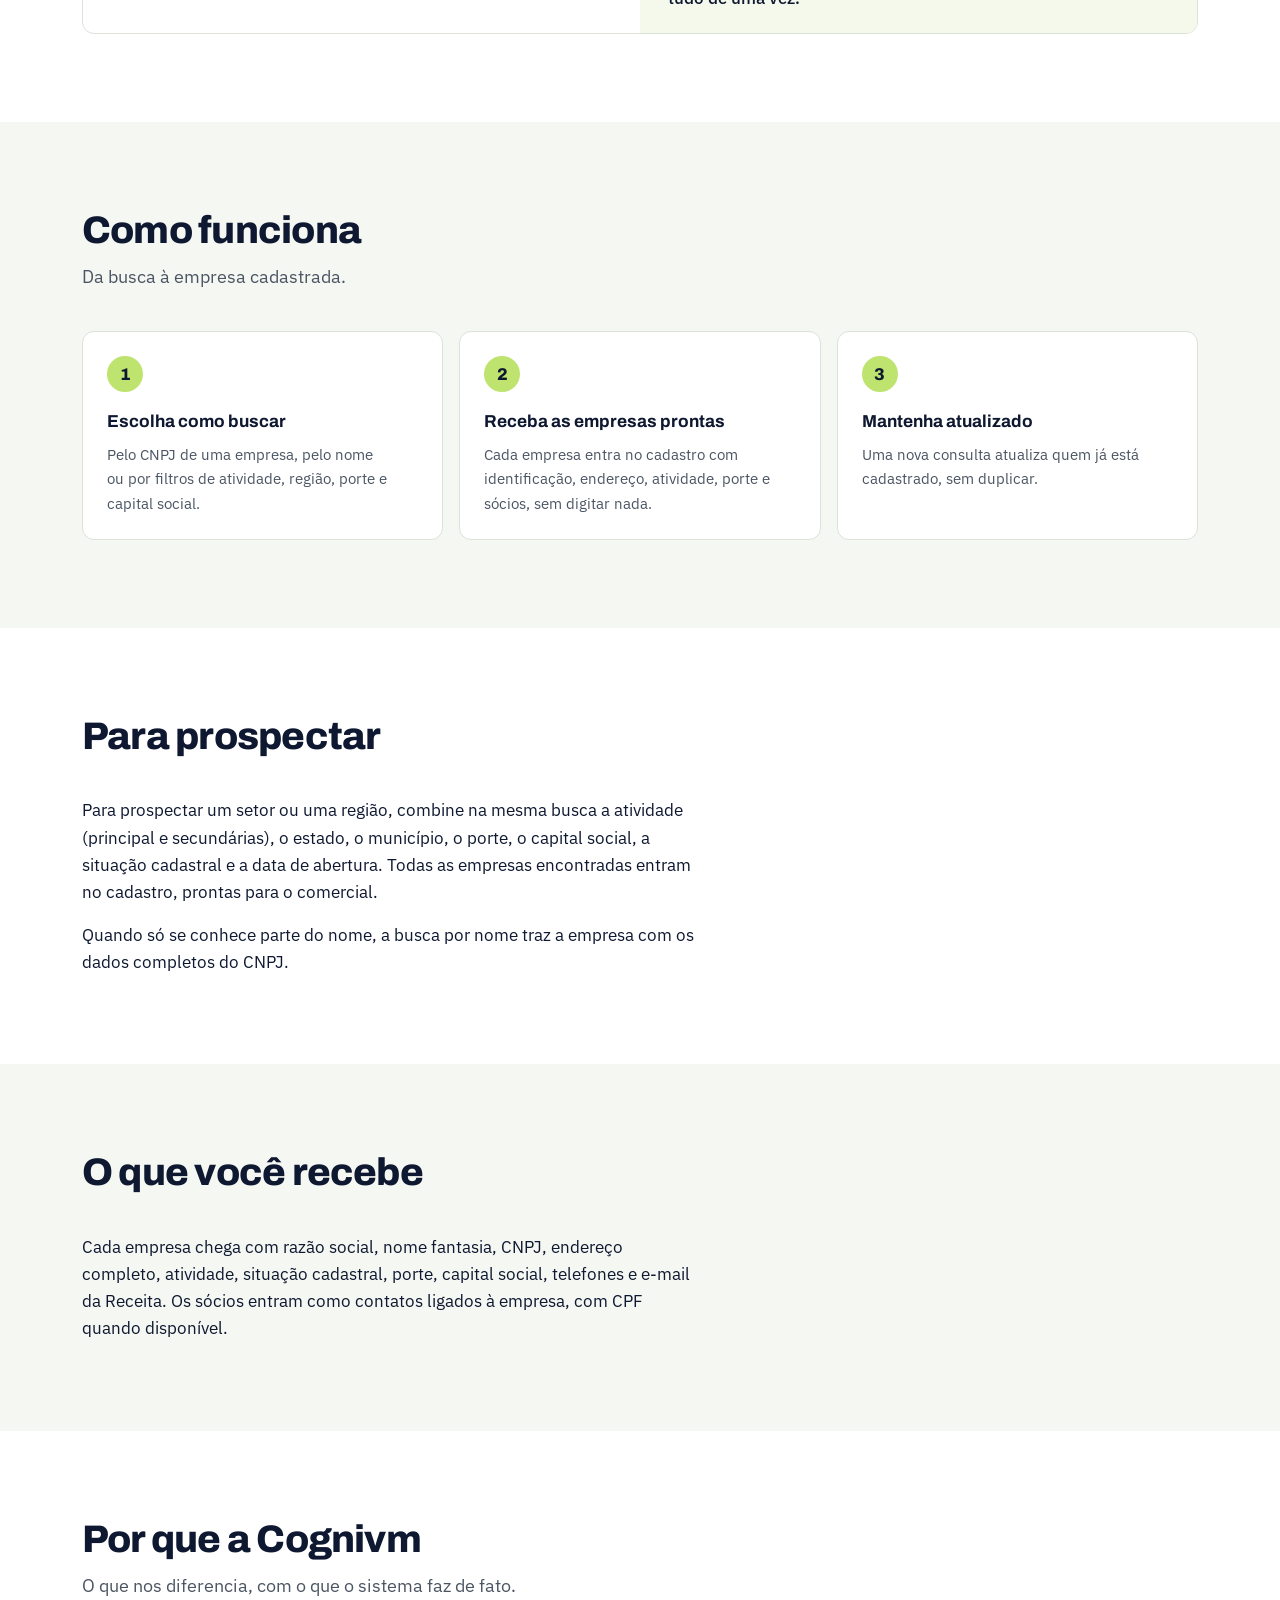
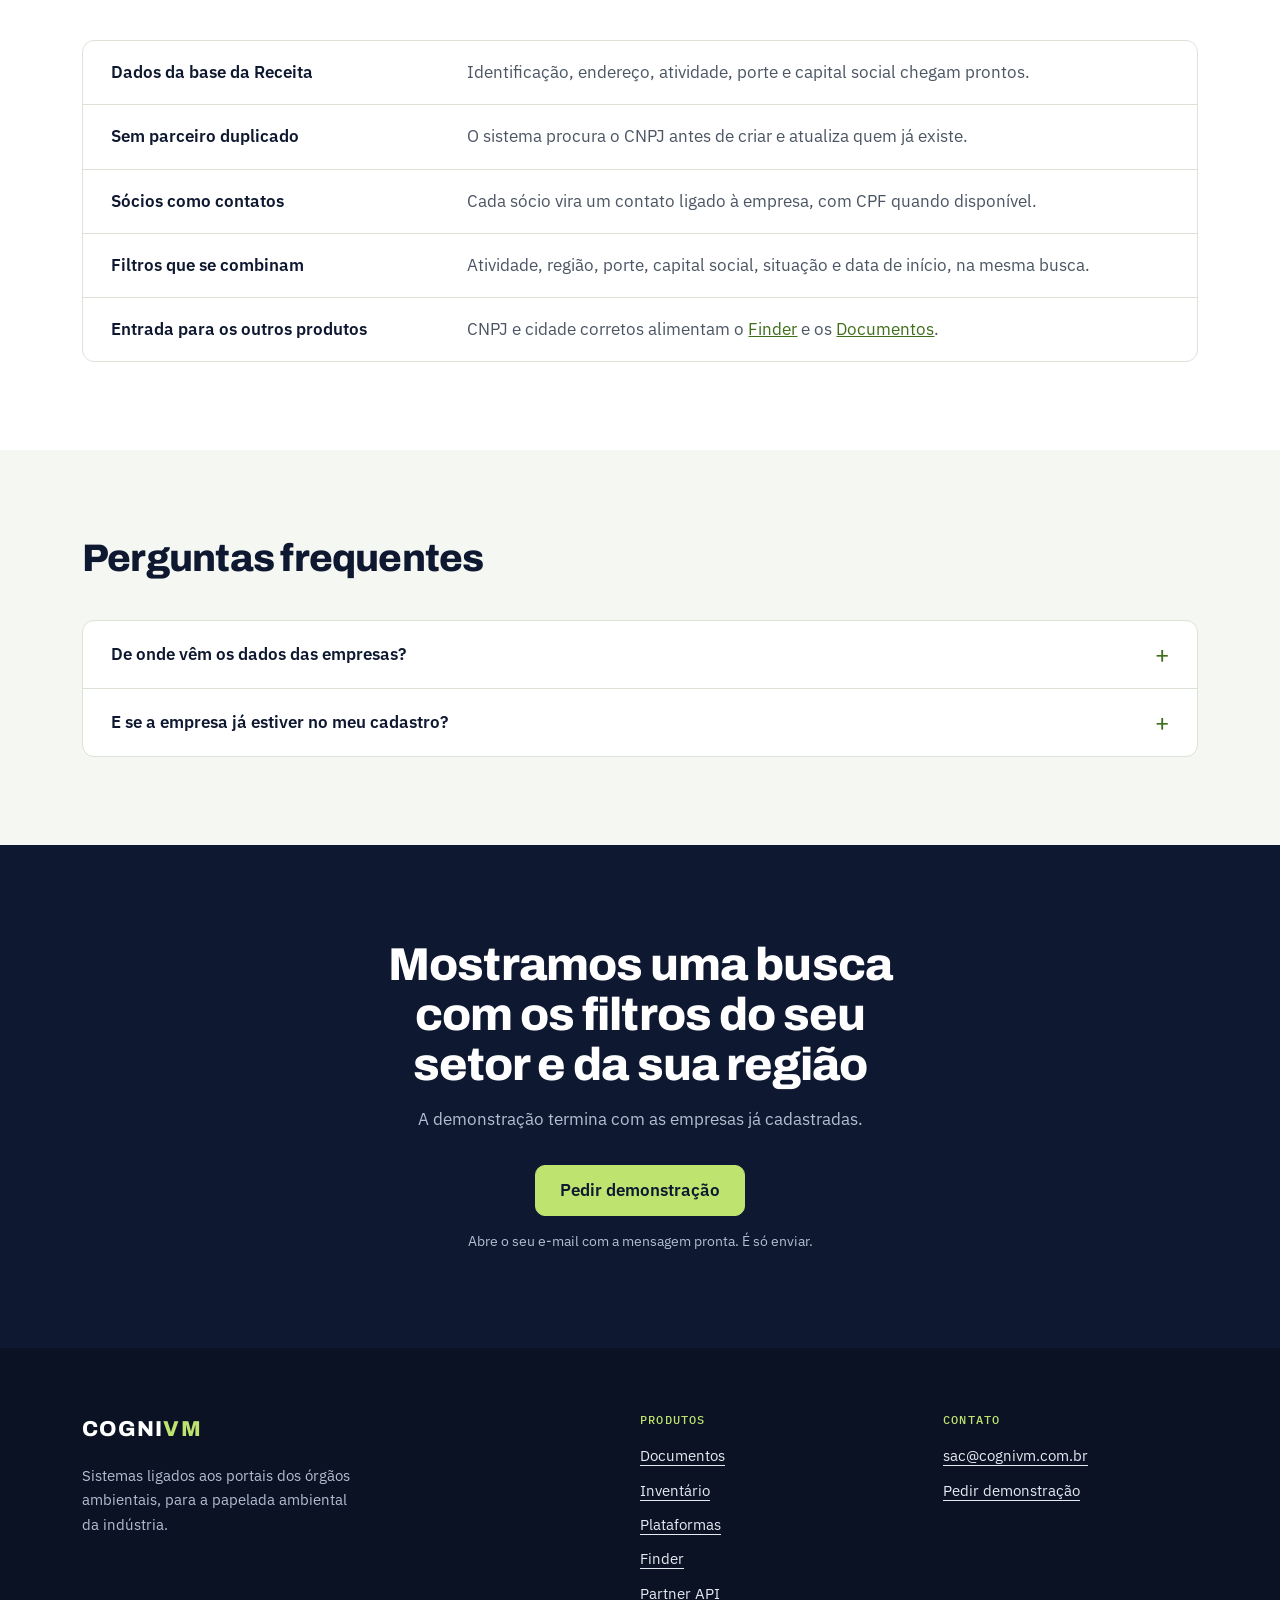
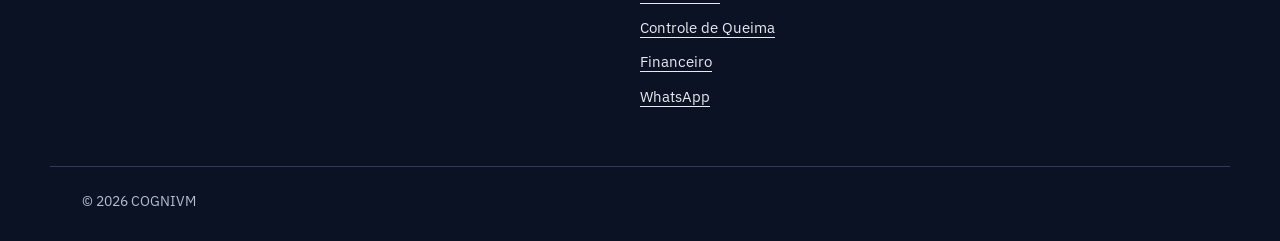
<file: partner-api.html>
<!DOCTYPE html>
<html lang="pt-br">
<head>
    <meta charset="UTF-8">
    <meta name="viewport" content="width=device-width, initial-scale=1.0">
    <title>Partner API: cadastro de empresas pela Receita | COGNIVM</title>
    <meta name="description" content="Busque empresas por CNAE, região, porte e capital social e cadastre com os dados da Receita Federal.">
    <link rel="stylesheet" href="site.css">
    <link rel="icon" type="image/svg+xml" href="favicon.svg">
    <link rel="icon" href="favicon.ico" sizes="48x48">
    <link rel="apple-touch-icon" href="apple-touch-icon.png">
</head>
<body>
    <header class="site-nav">
        <div class="wrap">
            <a href="index.html" class="wordmark">COGNI<span>VM</span></a>
            <nav class="menu" aria-label="Principal">
                <ul>
                    <li class="has-mega">
                        <button type="button" class="menu-btn" aria-expanded="false" aria-controls="mega">Produtos <svg width="12" height="12" viewBox="0 0 12 12" aria-hidden="true"><path d="M2.5 4.5 6 8l3.5-3.5" fill="none" stroke="currentColor" stroke-width="1.6" stroke-linecap="round" stroke-linejoin="round"/></svg></button>
                        <div class="mega" id="mega">
                            <ul>
                            <li><a href="documentos.html"><strong>Documentos</strong><span>MTR, CDF e DMR emitidos e controlados num só lugar</span></a></li>
                            <li><a href="inventario.html"><strong>Inventário</strong><span>O resíduo recebido no MTR já entra no estoque</span></a></li>
                            <li><a href="plataformas.html"><strong>Plataformas</strong><span>O SINIR e seis estados numa tela só</span></a></li>
                            <li><a href="finder.html"><strong>Finder</strong><span>Licenças da CETESB acompanhadas sozinhas</span></a></li>
                            <li><a href="partner-api.html" aria-current="page"><strong>Partner API</strong><span>Cadastro de empresas direto da Receita</span></a></li>
                            <li><a href="controle-de-queima.html"><strong>Controle de Queima</strong><span>O incinerador dentro dos limites da Licença de Operação</span></a></li>
                            <li><a href="financeiro.html"><strong>Financeiro</strong><span>Do serviço prestado à NFS-e e ao dinheiro no caixa</span></a></li>
                            <li><a href="whatsapp.html"><strong>WhatsApp</strong><span>Atendimento, automação e confirmações registradas</span></a></li>
                            </ul>
                        </div>
                    </li>
                    <li><a href="plataformas.html">Órgãos atendidos</a></li>
                    <li class="menu-cta"><a href="#contato" class="btn-primary btn-sm">Pedir demonstração</a></li>
                </ul>
            </nav>
            <button type="button" class="burger" aria-label="Abrir menu" aria-expanded="false"><span></span><span></span><span></span></button>
        </div>
    </header>

    <main>
        <section class="hero">
            <div class="wrap">
                <div class="hero-grid hero-grid--media">
                    <div class="hero-copy">
                        <h1>Partner API: cadastre empresas <mark>sem digitar</mark>, direto da Receita</h1>
                        <p class="lead">Busque por CNPJ, por nome ou por filtros de atividade e região. A empresa entra no cadastro com endereço, CNAEs e sócios, sem duplicar.</p>
                        <div class="actions">
                            <a href="#contato" class="btn-primary">Pedir demonstração</a>
                            <a href="#como-funciona" class="btn-outline">Ver como funciona</a>
                        </div>
                    </div>
                    <figure class="hero-media">
                    <div class="video-frame"><iframe src="https://www.youtube-nocookie.com/embed/NJdC2nslrng" title="Partner API: cadastro com os dados da Receita Federal" allow="accelerometer; encrypted-media; picture-in-picture; fullscreen" referrerpolicy="strict-origin-when-cross-origin" allowfullscreen></iframe></div>
                    <figcaption>Partner API: cadastro com os dados da Receita Federal. <a href="https://www.youtube.com/watch?v=NJdC2nslrng" target="_blank" rel="noopener" class="text-link">Abrir no YouTube<span class="sr-only"> (abre em nova aba)</span></a></figcaption>
                </figure>
                </div>
                <dl class="ficha">
                    <div><dt>O que é</dt><dd>Conexão com a base de CNPJ da Receita Federal. Busca empresas e cria o cadastro com identificação, endereço, atividade, porte e sócios.</dd></div>
                    <div><dt>Para quem</dt><dd>Comercial, cadastro e fiscal, e quem alimenta a Gestão de Resíduos e o Finder, que partem do CNPJ.</dd></div>
                    <div><dt>O que muda</dt><dd>O cadastro deixa de ser digitado. Cada empresa entra uma vez, atualizada, com os sócios como contatos.</dd></div>
                </dl>
            </div>
        </section>

        <section class="row">
            <div class="wrap">
                <div class="rail">
                    <h2>O que muda no cadastro</h2>
                    <p>Do formulário digitado ao CNPJ que preenche tudo.</p>
                </div>
                <div>
                    <table class="ledger">
                        <thead>
                            <tr><th scope="col">Sem o sistema</th><th scope="col">Com o sistema</th></tr>
                        </thead>
                        <tbody>
                        <tr>
                            <td data-label="Sem o sistema">Digitar razão social, endereço e CNAE de cada parceiro.</td>
                            <td data-label="Com o sistema">O CNPJ preenche identificação, endereço, atividade, porte e capital social.</td>
                        </tr>
                        <tr>
                            <td data-label="Sem o sistema">Endereço e CNAE com erro de digitação.</td>
                            <td data-label="Com o sistema">Os dados vêm da base da Receita, com o município no formato certo.</td>
                        </tr>
                        <tr>
                            <td data-label="Sem o sistema">O mesmo parceiro cadastrado duas vezes.</td>
                            <td data-label="Com o sistema">Antes de criar, o sistema procura o CNPJ. Se a empresa existe, ela é atualizada.</td>
                        </tr>
                        <tr>
                            <td data-label="Sem o sistema">Sócios anotados num campo de texto.</td>
                            <td data-label="Com o sistema">Cada sócio vira um contato ligado à empresa, com CPF quando disponível.</td>
                        </tr>
                        <tr>
                            <td data-label="Sem o sistema">Prospecção feita com lista comprada ou planilha.</td>
                            <td data-label="Com o sistema">Você filtra por atividade, região, porte e capital social, e importa tudo de uma vez.</td>
                        </tr>
                        </tbody>
                    </table>
                </div>
            </div>
        </section>
        <section class="row" id="como-funciona">
            <div class="wrap">
                <div class="rail">
                    <h2>Como funciona</h2>
                    <p>Da busca à empresa cadastrada.</p>
                </div>
                <div>
                    <ol class="vsteps">
                        <li><div><strong>Escolha como buscar</strong><p>Pelo CNPJ de uma empresa, pelo nome ou por filtros de atividade, região, porte e capital social.</p></div></li>
                        <li><div><strong>Receba as empresas prontas</strong><p>Cada empresa entra no cadastro com identificação, endereço, atividade, porte e sócios, sem digitar nada.</p></div></li>
                        <li><div><strong>Mantenha atualizado</strong><p>Uma nova consulta atualiza quem já está cadastrado, sem duplicar.</p></div></li>
                    </ol>
                </div>
            </div>
        </section>
        <section class="row">
            <div class="wrap">
                <div class="rail">
                    <h2>Para prospectar</h2>
                </div>
                <div>
                    <div class="prose">
                        <p>Para prospectar um setor ou uma região, combine na mesma busca a atividade (principal e secundárias), o estado, o município, o porte, o capital social, a situação cadastral e a data de abertura. Todas as empresas encontradas entram no cadastro, prontas para o comercial.</p>
                        <p>Quando só se conhece parte do nome, a busca por nome traz a empresa com os dados completos do CNPJ.</p>
                    </div>
                </div>
            </div>
        </section>
        <section class="row">
            <div class="wrap">
                <div class="rail">
                    <h2>O que você recebe</h2>
                </div>
                <div>
                    <div class="prose">
                        <p>Cada empresa chega com razão social, nome fantasia, CNPJ, endereço completo, atividade, situação cadastral, porte, capital social, telefones e e-mail da Receita. Os sócios entram como contatos ligados à empresa, com CPF quando disponível.</p>
                    </div>
                </div>
            </div>
        </section>
        <section class="row">
            <div class="wrap">
                <div class="rail">
                    <h2>Por que a Cognivm</h2>
                    <p>O que nos diferencia, com o que o sistema faz de fato.</p>
                </div>
                <div>
                    <table class="rules">
                        <caption class="sr-only">Por que a Cognivm</caption>
                        <tbody>
                            <tr><th scope="row">Dados da base da Receita</th><td>Identificação, endereço, atividade, porte e capital social chegam prontos.</td></tr>
                            <tr><th scope="row">Sem parceiro duplicado</th><td>O sistema procura o CNPJ antes de criar e atualiza quem já existe.</td></tr>
                            <tr><th scope="row">Sócios como contatos</th><td>Cada sócio vira um contato ligado à empresa, com CPF quando disponível.</td></tr>
                            <tr><th scope="row">Filtros que se combinam</th><td>Atividade, região, porte, capital social, situação e data de início, na mesma busca.</td></tr>
                            <tr><th scope="row">Entrada para os outros produtos</th><td>CNPJ e cidade corretos alimentam o <a href="finder.html">Finder</a> e os <a href="documentos.html">Documentos</a>.</td></tr>
                        </tbody>
                    </table>
                </div>
            </div>
        </section>
        <section class="row">
            <div class="wrap">
                <div class="rail">
                    <h2>Perguntas frequentes</h2>
                </div>
                <div>
                    <div class="faq">
                        <details>
                            <summary>De onde vêm os dados das empresas?</summary>
                            <p>Da base de CNPJ da Receita Federal: identificação, endereço, atividade, porte e sócios.</p>
                        </details>
                        <details>
                            <summary>E se a empresa já estiver no meu cadastro?</summary>
                            <p>Cada empresa entra uma vez. A busca não cria um segundo cadastro para quem já existe.</p>
                        </details>
                    </div>
                </div>
            </div>
        </section>
        <section class="cta" id="contato">
            <div class="wrap">
                <div>
                    <h2>Mostramos uma busca com os filtros do seu setor e da sua região</h2>
                    <p>A demonstração termina com as empresas já cadastradas.</p>
                </div>
                <div>
                    <a href="mailto:sac@cognivm.com.br?subject=Demonstra%C3%A7%C3%A3o%20Partner%20API" class="btn-primary">Pedir demonstração</a>
                    <p class="micro">Abre o seu e-mail com a mensagem pronta. É só enviar.</p>
                </div>
            </div>
        </section>
    </main>

    <footer class="site-footer">
        <div class="wrap">
            <div class="foot-brand">
                <a href="index.html" class="wordmark">COGNI<span>VM</span></a>
                <p>Sistemas ligados aos portais dos órgãos ambientais, para a papelada ambiental da indústria.</p>
            </div>
            <div>
                <h3>Produtos</h3>
                <ul>
                        <li><a href="documentos.html">Documentos</a></li>
                        <li><a href="inventario.html">Inventário</a></li>
                        <li><a href="plataformas.html">Plataformas</a></li>
                        <li><a href="finder.html">Finder</a></li>
                        <li><a href="partner-api.html">Partner API</a></li>
                        <li><a href="controle-de-queima.html">Controle de Queima</a></li>
                        <li><a href="financeiro.html">Financeiro</a></li>
                        <li><a href="whatsapp.html">WhatsApp</a></li>
                </ul>
            </div>
            <div>
                <h3>Contato</h3>
                <ul>
                    <li><a href="mailto:sac@cognivm.com.br">sac@cognivm.com.br</a></li>
                    <li><a href="#contato">Pedir demonstração</a></li>
                </ul>
            </div>
        </div>
        <div class="wrap foot-base"><span>&copy; 2026 COGNIVM</span></div>
    </footer>

    <script>
        (function () {
            var h = document.querySelector('.site-nav');
            var mega = h.querySelector('.menu-btn');
            var burger = h.querySelector('.burger');
            mega.addEventListener('click', function () {
                var open = h.classList.toggle('mega-open');
                mega.setAttribute('aria-expanded', open);
            });
            burger.addEventListener('click', function () {
                var open = h.classList.toggle('menu-open');
                burger.setAttribute('aria-expanded', open);
            });
            document.addEventListener('click', function (e) {
                if (!h.contains(e.target)) { h.classList.remove('mega-open'); mega.setAttribute('aria-expanded', false); }
            });
            document.addEventListener('keydown', function (e) {
                if (e.key === 'Escape') { h.classList.remove('mega-open', 'menu-open'); mega.setAttribute('aria-expanded', false); mega.focus(); }
            });
        })();
    </script>
</body>
</html>
</file>
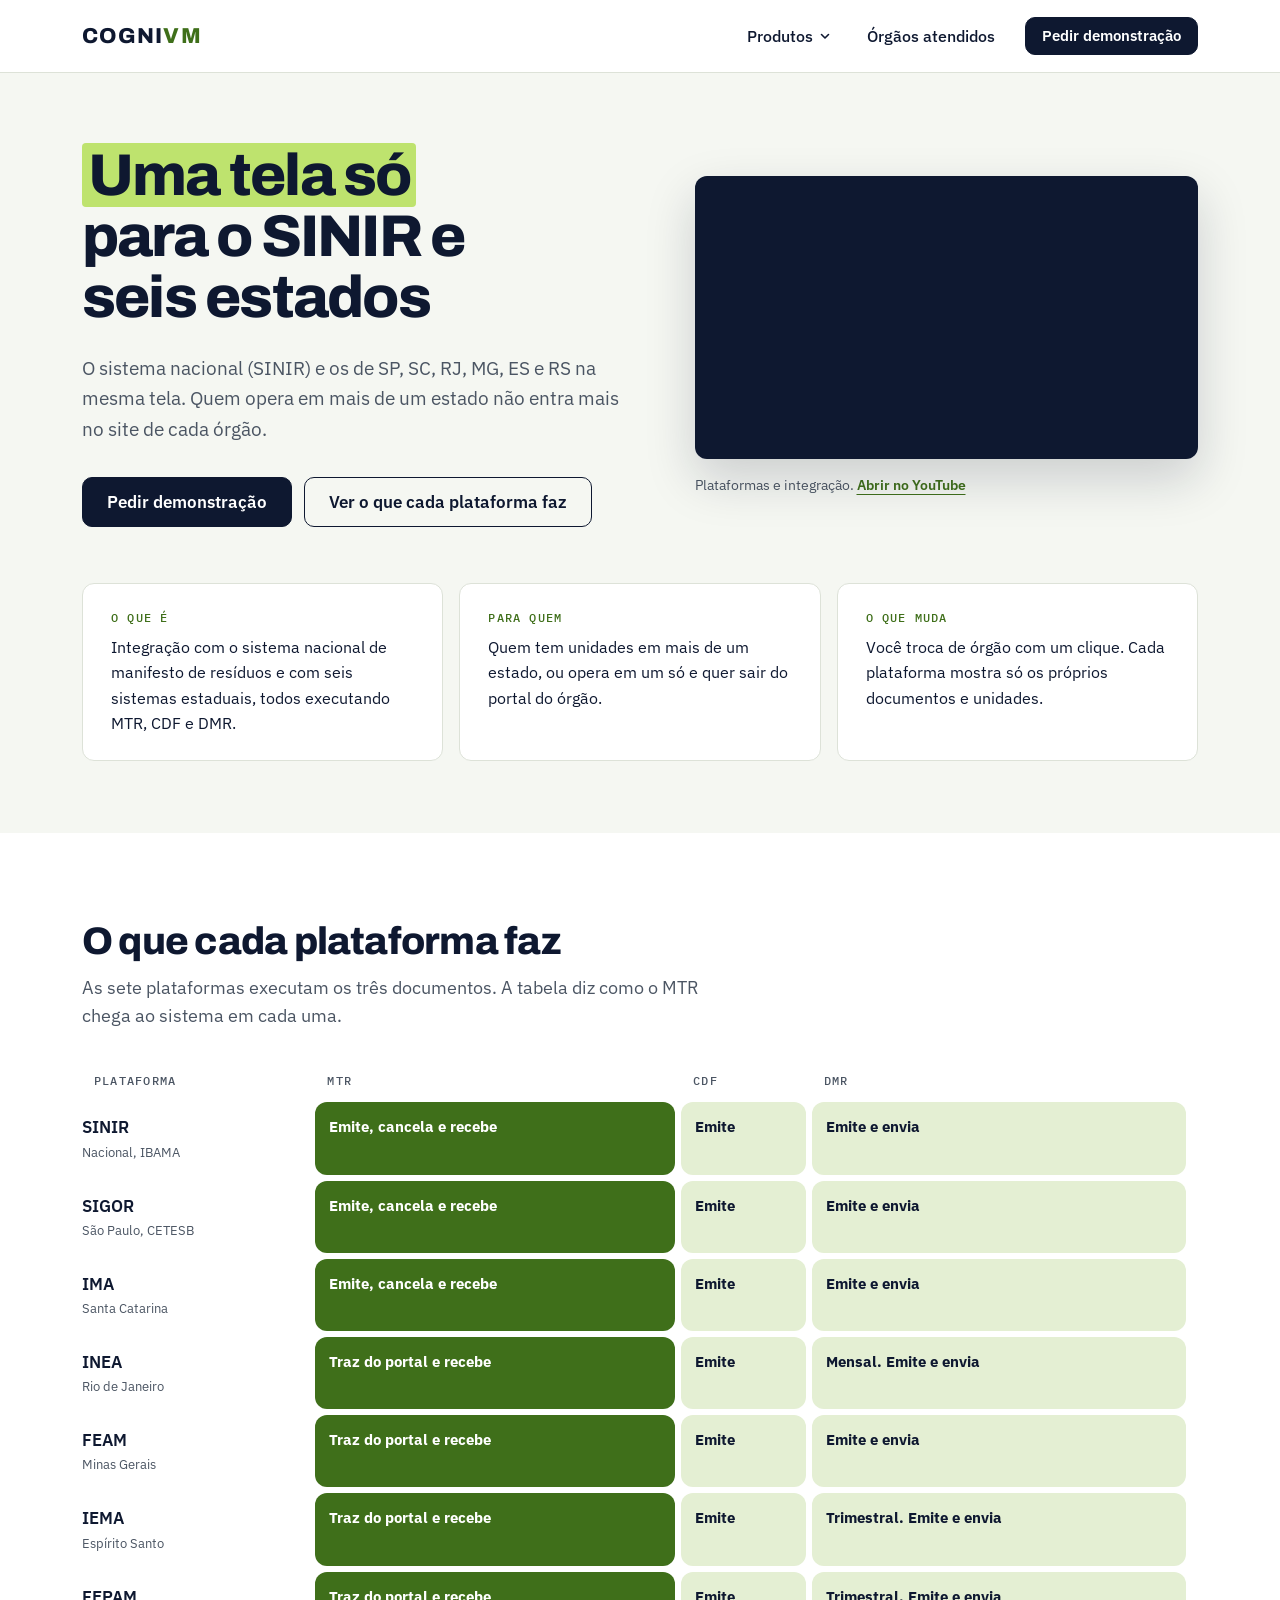
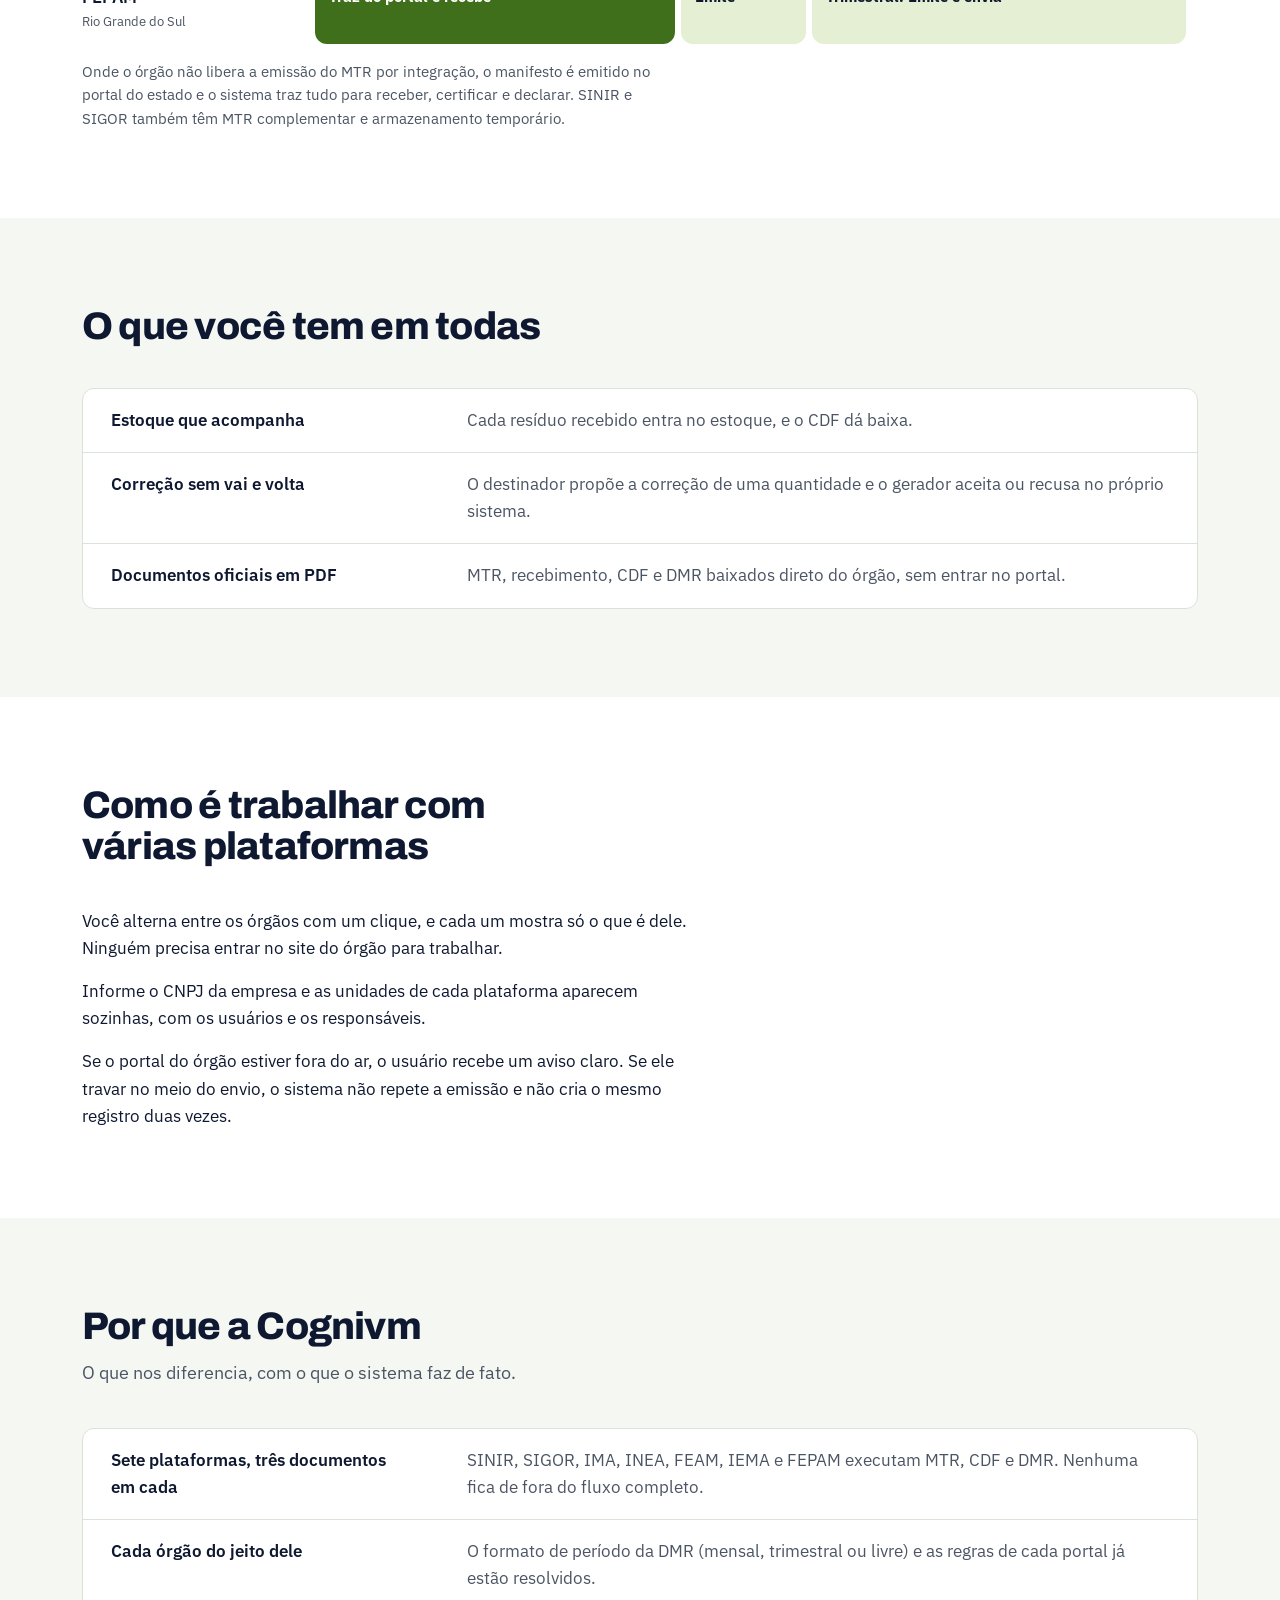
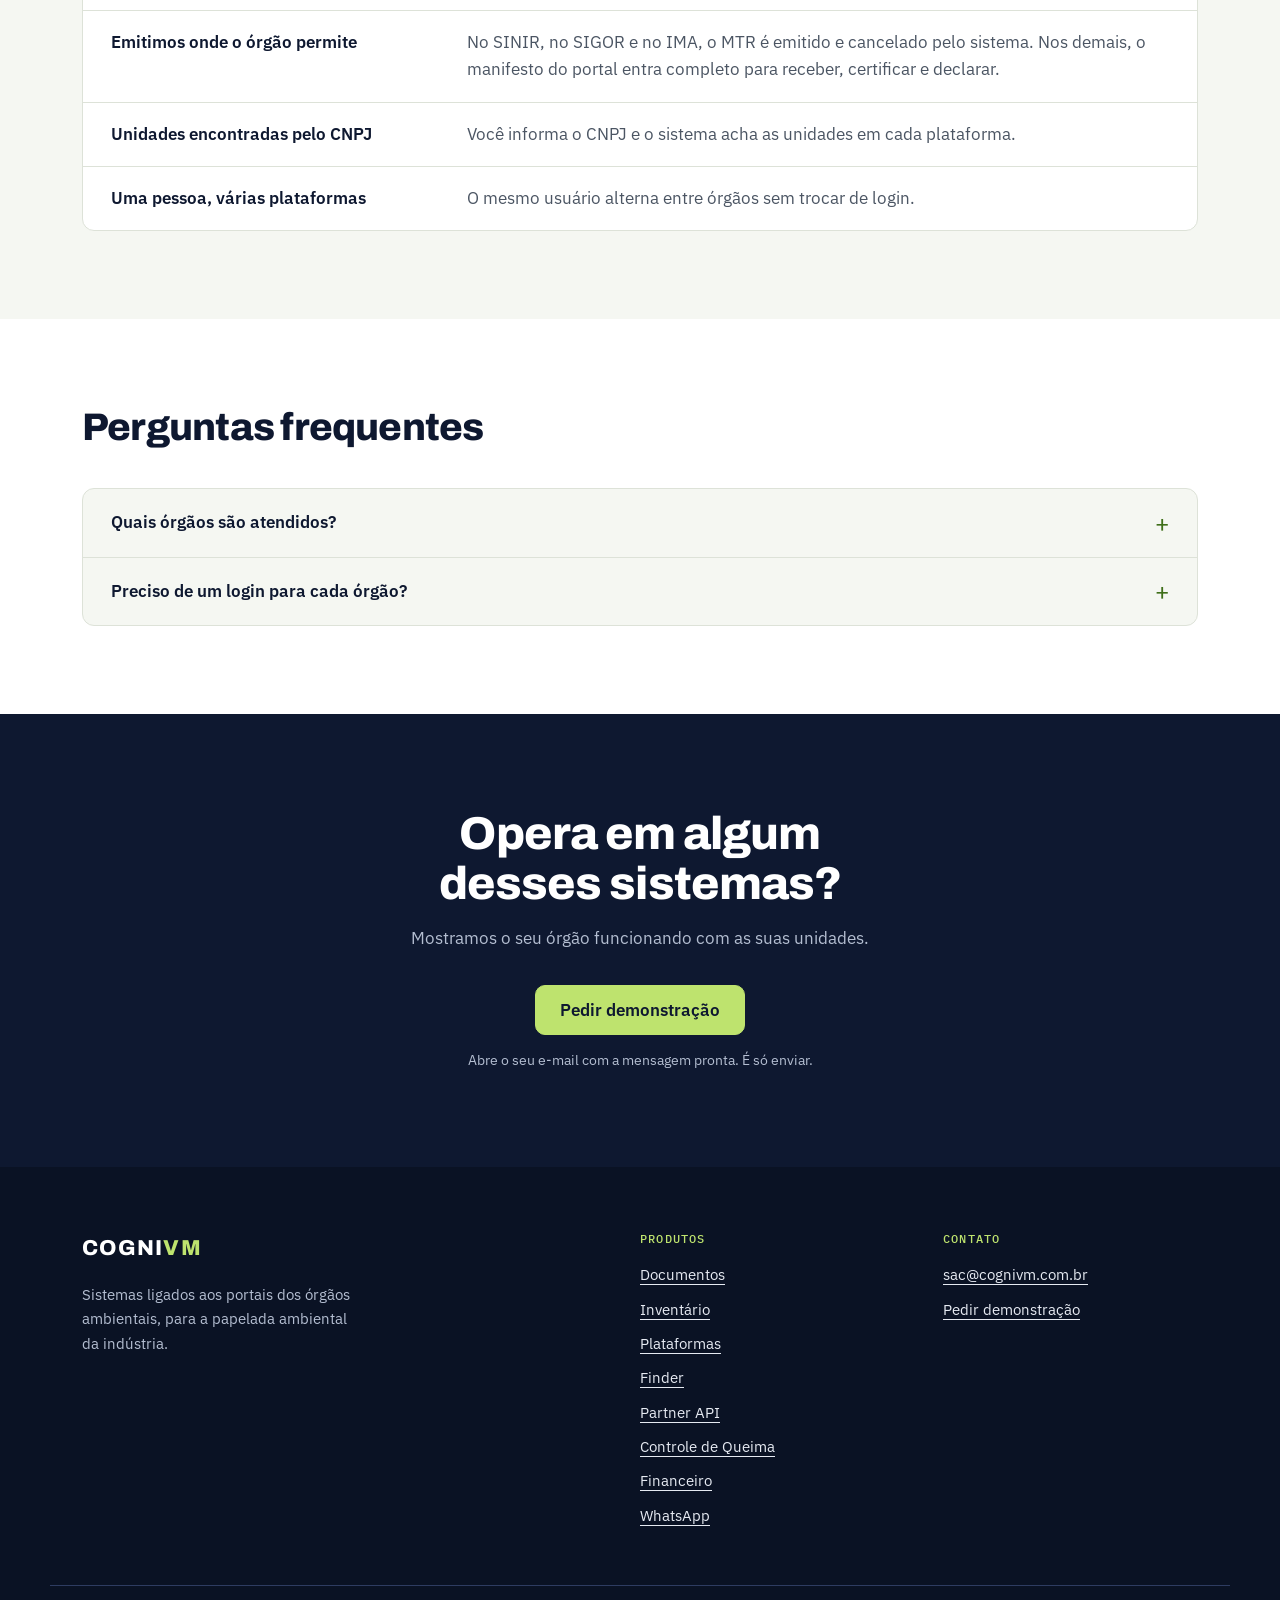
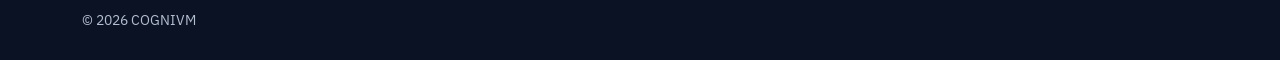
<file: plataformas.html>
<!DOCTYPE html>
<html lang="pt-br">
<head>
    <meta charset="UTF-8">
    <meta name="viewport" content="width=device-width, initial-scale=1.0">
    <title>Plataformas atendidas: SINIR, SIGOR, IMA, INEA, FEAM, IEMA e FEPAM | COGNIVM</title>
    <meta name="description" content="MTR, CDF e DMR no SINIR e nos sistemas de SP, SC, RJ, MG, ES e RS, numa tela só.">
    <link rel="stylesheet" href="site.css">
    <link rel="icon" type="image/svg+xml" href="favicon.svg">
    <link rel="icon" href="favicon.ico" sizes="48x48">
    <link rel="apple-touch-icon" href="apple-touch-icon.png">
</head>
<body>
    <header class="site-nav">
        <div class="wrap">
            <a href="index.html" class="wordmark">COGNI<span>VM</span></a>
            <nav class="menu" aria-label="Principal">
                <ul>
                    <li class="has-mega">
                        <button type="button" class="menu-btn" aria-expanded="false" aria-controls="mega">Produtos <svg width="12" height="12" viewBox="0 0 12 12" aria-hidden="true"><path d="M2.5 4.5 6 8l3.5-3.5" fill="none" stroke="currentColor" stroke-width="1.6" stroke-linecap="round" stroke-linejoin="round"/></svg></button>
                        <div class="mega" id="mega">
                            <ul>
                            <li><a href="documentos.html"><strong>Documentos</strong><span>MTR, CDF e DMR emitidos e controlados num só lugar</span></a></li>
                            <li><a href="inventario.html"><strong>Inventário</strong><span>O resíduo recebido no MTR já entra no estoque</span></a></li>
                            <li><a href="plataformas.html" aria-current="page"><strong>Plataformas</strong><span>O SINIR e seis estados numa tela só</span></a></li>
                            <li><a href="finder.html"><strong>Finder</strong><span>Licenças da CETESB acompanhadas sozinhas</span></a></li>
                            <li><a href="partner-api.html"><strong>Partner API</strong><span>Cadastro de empresas direto da Receita</span></a></li>
                            <li><a href="controle-de-queima.html"><strong>Controle de Queima</strong><span>O incinerador dentro dos limites da Licença de Operação</span></a></li>
                            <li><a href="financeiro.html"><strong>Financeiro</strong><span>Do serviço prestado à NFS-e e ao dinheiro no caixa</span></a></li>
                            <li><a href="whatsapp.html"><strong>WhatsApp</strong><span>Atendimento, automação e confirmações registradas</span></a></li>
                            </ul>
                        </div>
                    </li>
                    <li><a href="plataformas.html" aria-current="page">Órgãos atendidos</a></li>
                    <li class="menu-cta"><a href="#contato" class="btn-primary btn-sm">Pedir demonstração</a></li>
                </ul>
            </nav>
            <button type="button" class="burger" aria-label="Abrir menu" aria-expanded="false"><span></span><span></span><span></span></button>
        </div>
    </header>

    <main>
        <section class="hero">
            <div class="wrap">
                <div class="hero-grid hero-grid--media">
                    <div class="hero-copy">
                        <h1><mark>Uma tela só</mark> para o SINIR e seis estados</h1>
                        <p class="lead">O sistema nacional (SINIR) e os de SP, SC, RJ, MG, ES e RS na mesma tela. Quem opera em mais de um estado não entra mais no site de cada órgão.</p>
                        <div class="actions">
                            <a href="#contato" class="btn-primary">Pedir demonstração</a>
                            <a href="#plataformas" class="btn-outline">Ver o que cada plataforma faz</a>
                        </div>
                    </div>
                    <figure class="hero-media">
                    <div class="video-frame"><iframe src="https://www.youtube-nocookie.com/embed/g-8uJWSZTiw" title="Plataformas e integração" allow="accelerometer; encrypted-media; picture-in-picture; fullscreen" referrerpolicy="strict-origin-when-cross-origin" allowfullscreen></iframe></div>
                    <figcaption>Plataformas e integração. <a href="https://www.youtube.com/watch?v=g-8uJWSZTiw" target="_blank" rel="noopener" class="text-link">Abrir no YouTube<span class="sr-only"> (abre em nova aba)</span></a></figcaption>
                </figure>
                </div>
                <dl class="ficha">
                    <div><dt>O que é</dt><dd>Integração com o sistema nacional de manifesto de resíduos e com seis sistemas estaduais, todos executando MTR, CDF e DMR.</dd></div>
                    <div><dt>Para quem</dt><dd>Quem tem unidades em mais de um estado, ou opera em um só e quer sair do portal do órgão.</dd></div>
                    <div><dt>O que muda</dt><dd>Você troca de órgão com um clique. Cada plataforma mostra só os próprios documentos e unidades.</dd></div>
                </dl>
            </div>
        </section>

        <section class="row" id="plataformas">
            <div class="wrap">
                <div class="rail">
                    <h2>O que cada plataforma faz</h2>
                    <p>As sete plataformas executam os três documentos. A tabela diz como o MTR chega ao sistema em cada uma.</p>
                </div>
                <div>
                    <div class="table-scroll">
                        <table class="cover">
                            <thead>
                                <tr><th scope="col">Plataforma</th><th scope="col">MTR</th><th scope="col">CDF</th><th scope="col">DMR</th></tr>
                            </thead>
                            <tbody>
                                <tr>
                                    <th scope="row">SINIR <small>Nacional, IBAMA</small></th>
                                    <td class="strong"><strong>Emite, cancela e recebe</strong></td>
                                    <td><strong>Emite</strong></td>
                                    <td><strong>Emite e envia</strong></td>
                                </tr>
                                <tr>
                                    <th scope="row">SIGOR <small>São Paulo, CETESB</small></th>
                                    <td class="strong"><strong>Emite, cancela e recebe</strong></td>
                                    <td><strong>Emite</strong></td>
                                    <td><strong>Emite e envia</strong></td>
                                </tr>
                                <tr>
                                    <th scope="row">IMA <small>Santa Catarina</small></th>
                                    <td class="strong"><strong>Emite, cancela e recebe</strong></td>
                                    <td><strong>Emite</strong></td>
                                    <td><strong>Emite e envia</strong></td>
                                </tr>
                                <tr>
                                    <th scope="row">INEA <small>Rio de Janeiro</small></th>
                                    <td class="strong"><strong>Traz do portal e recebe</strong></td>
                                    <td><strong>Emite</strong></td>
                                    <td><strong>Mensal. Emite e envia</strong></td>
                                </tr>
                                <tr>
                                    <th scope="row">FEAM <small>Minas Gerais</small></th>
                                    <td class="strong"><strong>Traz do portal e recebe</strong></td>
                                    <td><strong>Emite</strong></td>
                                    <td><strong>Emite e envia</strong></td>
                                </tr>
                                <tr>
                                    <th scope="row">IEMA <small>Espírito Santo</small></th>
                                    <td class="strong"><strong>Traz do portal e recebe</strong></td>
                                    <td><strong>Emite</strong></td>
                                    <td><strong>Trimestral. Emite e envia</strong></td>
                                </tr>
                                <tr>
                                    <th scope="row">FEPAM <small>Rio Grande do Sul</small></th>
                                    <td class="strong"><strong>Traz do portal e recebe</strong></td>
                                    <td><strong>Emite</strong></td>
                                    <td><strong>Trimestral. Emite e envia</strong></td>
                                </tr>
                            </tbody>
                        </table>
                    </div>
                    <p class="matrix-note">Onde o órgão não libera a emissão do MTR por integração, o manifesto é emitido no portal do estado e o sistema traz tudo para receber, certificar e declarar. SINIR e SIGOR também têm MTR complementar e armazenamento temporário.</p>
                </div>
            </div>
        </section>
        <section class="row">
            <div class="wrap">
                <div class="rail">
                    <h2>O que você tem em todas</h2>
                </div>
                <div>
                    <table class="rules">
                        <caption class="sr-only">O que você tem em todas as plataformas</caption>
                        <tbody>
                            <tr><th scope="row">Estoque que acompanha</th><td>Cada resíduo recebido entra no estoque, e o CDF dá baixa.</td></tr>
                            <tr><th scope="row">Correção sem vai e volta</th><td>O destinador propõe a correção de uma quantidade e o gerador aceita ou recusa no próprio sistema.</td></tr>
                            <tr><th scope="row">Documentos oficiais em PDF</th><td>MTR, recebimento, CDF e DMR baixados direto do órgão, sem entrar no portal.</td></tr>
                        </tbody>
                    </table>
                </div>
            </div>
        </section>
        <section class="row">
            <div class="wrap">
                <div class="rail">
                    <h2>Como é trabalhar com várias plataformas</h2>
                </div>
                <div>
                    <div class="prose">
                        <p>Você alterna entre os órgãos com um clique, e cada um mostra só o que é dele. Ninguém precisa entrar no site do órgão para trabalhar.</p>
                        <p>Informe o CNPJ da empresa e as unidades de cada plataforma aparecem sozinhas, com os usuários e os responsáveis.</p>
                        <p>Se o portal do órgão estiver fora do ar, o usuário recebe um aviso claro. Se ele travar no meio do envio, o sistema não repete a emissão e não cria o mesmo registro duas vezes.</p>
                    </div>
                </div>
            </div>
        </section>
        <section class="row">
            <div class="wrap">
                <div class="rail">
                    <h2>Por que a Cognivm</h2>
                    <p>O que nos diferencia, com o que o sistema faz de fato.</p>
                </div>
                <div>
                    <table class="rules">
                        <caption class="sr-only">Por que a Cognivm</caption>
                        <tbody>
                            <tr><th scope="row">Sete plataformas, três documentos em cada</th><td>SINIR, SIGOR, IMA, INEA, FEAM, IEMA e FEPAM executam MTR, CDF e DMR. Nenhuma fica de fora do fluxo completo.</td></tr>
                            <tr><th scope="row">Cada órgão do jeito dele</th><td>O formato de período da DMR (mensal, trimestral ou livre) e as regras de cada portal já estão resolvidos.</td></tr>
                            <tr><th scope="row">Emitimos onde o órgão permite</th><td>No SINIR, no SIGOR e no IMA, o MTR é emitido e cancelado pelo sistema. Nos demais, o manifesto do portal entra completo para receber, certificar e declarar.</td></tr>
                            <tr><th scope="row">Unidades encontradas pelo CNPJ</th><td>Você informa o CNPJ e o sistema acha as unidades em cada plataforma.</td></tr>
                            <tr><th scope="row">Uma pessoa, várias plataformas</th><td>O mesmo usuário alterna entre órgãos sem trocar de login.</td></tr>
                        </tbody>
                    </table>
                </div>
            </div>
        </section>
        <section class="row">
            <div class="wrap">
                <div class="rail">
                    <h2>Perguntas frequentes</h2>
                </div>
                <div>
                    <div class="faq">
                        <details>
                            <summary>Quais órgãos são atendidos?</summary>
                            <p>O SINIR (sistema nacional) e os sistemas de SP (SIGOR), SC (IMA), RJ (INEA), MG (FEAM), ES (IEMA) e RS (FEPAM).</p>
                        </details>
                        <details>
                            <summary>Preciso de um login para cada órgão?</summary>
                            <p>O mesmo usuário alterna entre os órgãos sem trocar de login. Cada plataforma mostra só os próprios documentos e unidades.</p>
                        </details>
                    </div>
                </div>
            </div>
        </section>
        <section class="cta" id="contato">
            <div class="wrap">
                <div>
                    <h2>Opera em algum desses sistemas?</h2>
                    <p>Mostramos o seu órgão funcionando com as suas unidades.</p>
                </div>
                <div>
                    <a href="mailto:sac@cognivm.com.br?subject=Demonstra%C3%A7%C3%A3o%20Plataformas" class="btn-primary">Pedir demonstração</a>
                    <p class="micro">Abre o seu e-mail com a mensagem pronta. É só enviar.</p>
                </div>
            </div>
        </section>
    </main>

    <footer class="site-footer">
        <div class="wrap">
            <div class="foot-brand">
                <a href="index.html" class="wordmark">COGNI<span>VM</span></a>
                <p>Sistemas ligados aos portais dos órgãos ambientais, para a papelada ambiental da indústria.</p>
            </div>
            <div>
                <h3>Produtos</h3>
                <ul>
                        <li><a href="documentos.html">Documentos</a></li>
                        <li><a href="inventario.html">Inventário</a></li>
                        <li><a href="plataformas.html">Plataformas</a></li>
                        <li><a href="finder.html">Finder</a></li>
                        <li><a href="partner-api.html">Partner API</a></li>
                        <li><a href="controle-de-queima.html">Controle de Queima</a></li>
                        <li><a href="financeiro.html">Financeiro</a></li>
                        <li><a href="whatsapp.html">WhatsApp</a></li>
                </ul>
            </div>
            <div>
                <h3>Contato</h3>
                <ul>
                    <li><a href="mailto:sac@cognivm.com.br">sac@cognivm.com.br</a></li>
                    <li><a href="#contato">Pedir demonstração</a></li>
                </ul>
            </div>
        </div>
        <div class="wrap foot-base"><span>&copy; 2026 COGNIVM</span></div>
    </footer>

    <script>
        (function () {
            var h = document.querySelector('.site-nav');
            var mega = h.querySelector('.menu-btn');
            var burger = h.querySelector('.burger');
            mega.addEventListener('click', function () {
                var open = h.classList.toggle('mega-open');
                mega.setAttribute('aria-expanded', open);
            });
            burger.addEventListener('click', function () {
                var open = h.classList.toggle('menu-open');
                burger.setAttribute('aria-expanded', open);
            });
            document.addEventListener('click', function (e) {
                if (!h.contains(e.target)) { h.classList.remove('mega-open'); mega.setAttribute('aria-expanded', false); }
            });
            document.addEventListener('keydown', function (e) {
                if (e.key === 'Escape') { h.classList.remove('mega-open', 'menu-open'); mega.setAttribute('aria-expanded', false); mega.focus(); }
            });
        })();
    </script>
</body>
</html>
</file>
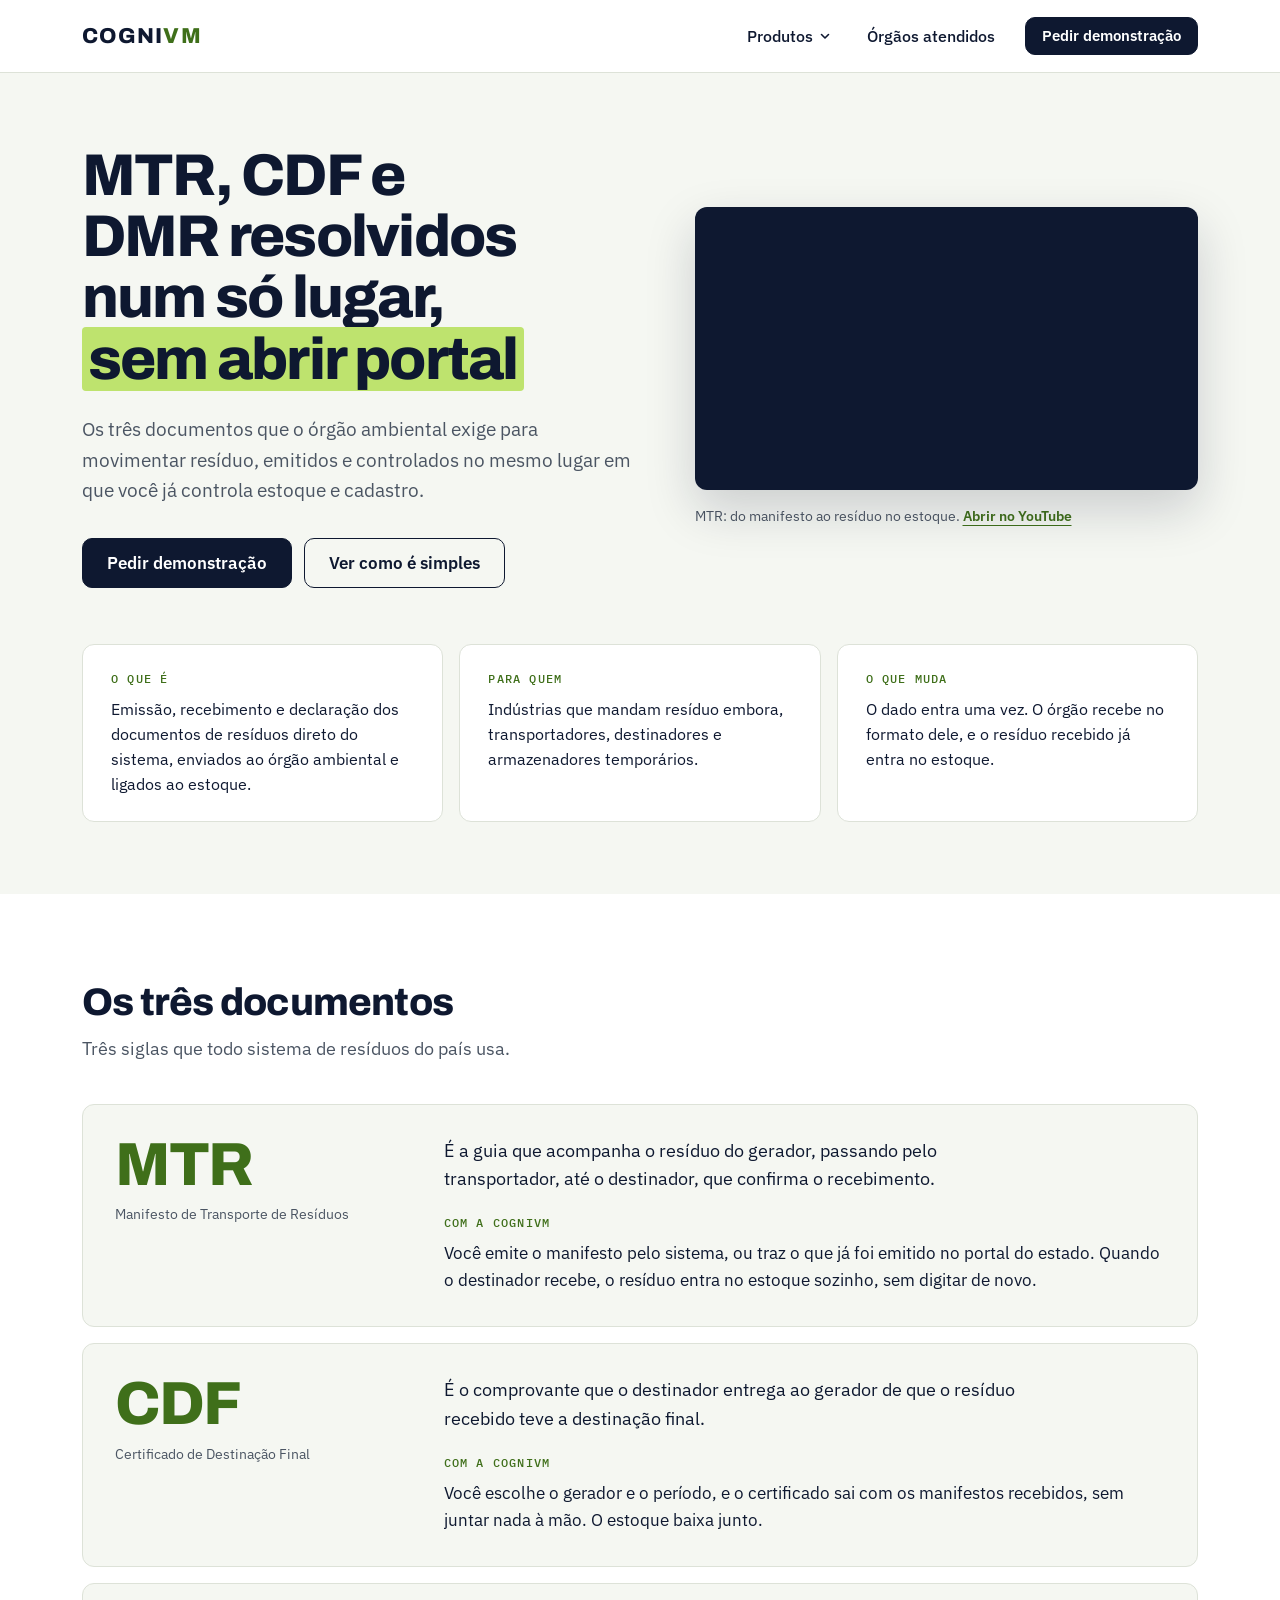
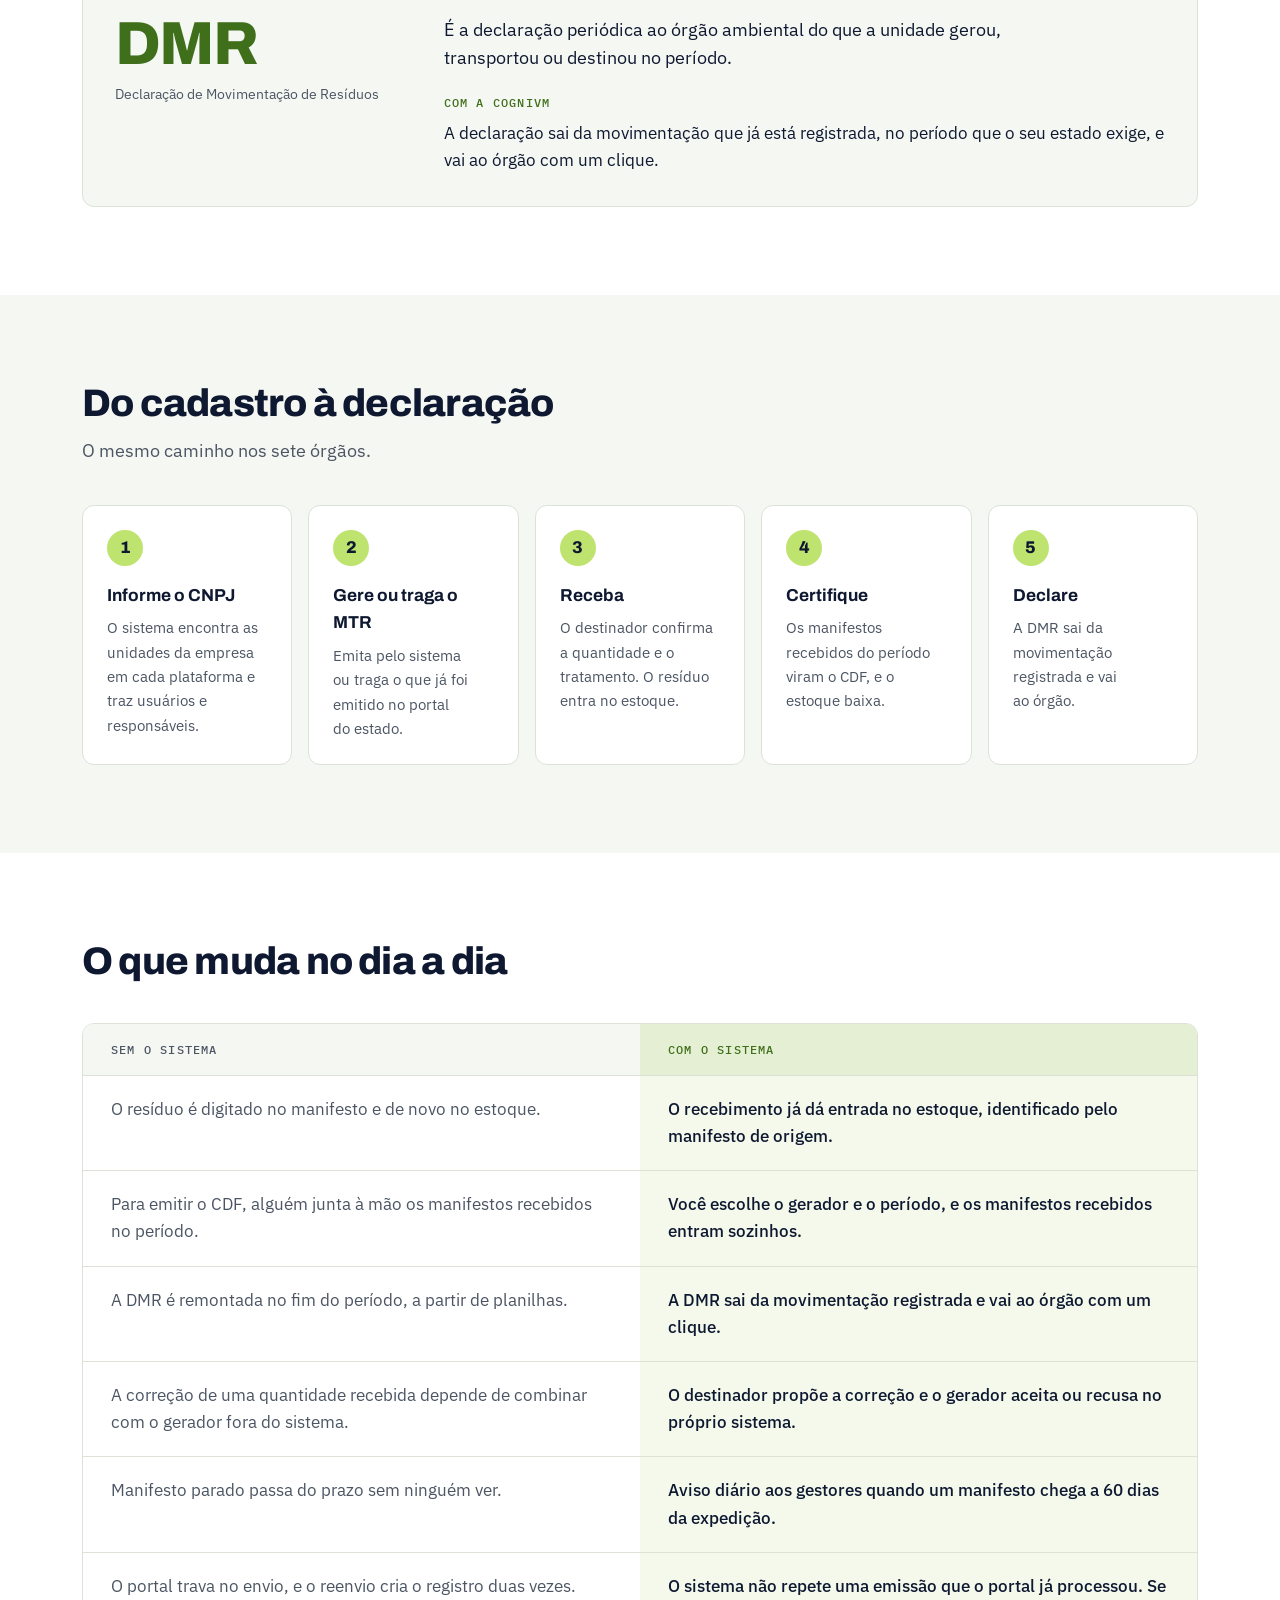
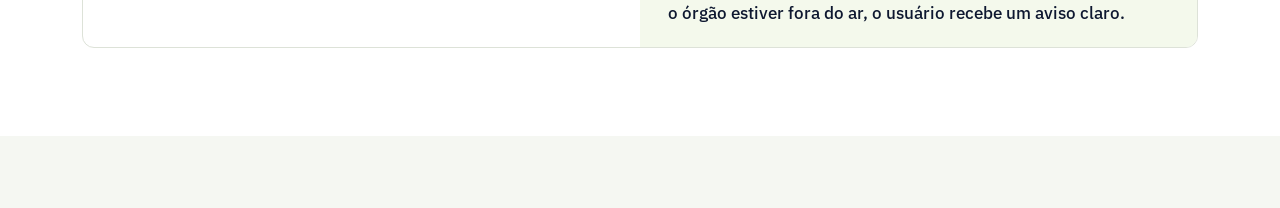
<file: residuos.html>
<!DOCTYPE html>
<html lang="pt-br">
<head>
    <meta charset="UTF-8">
    <title>COGNIVM</title>
    <meta http-equiv="refresh" content="0; url=documentos.html">
    <link rel="canonical" href="documentos.html">
    <link rel="icon" type="image/svg+xml" href="favicon.svg">
    <link rel="icon" href="favicon.ico" sizes="48x48">
    <link rel="apple-touch-icon" href="apple-touch-icon.png">
</head>
<body>
    <p>Esta página mudou de endereço: <a href="documentos.html">continuar</a>.</p>
</body>
</html>
</file>
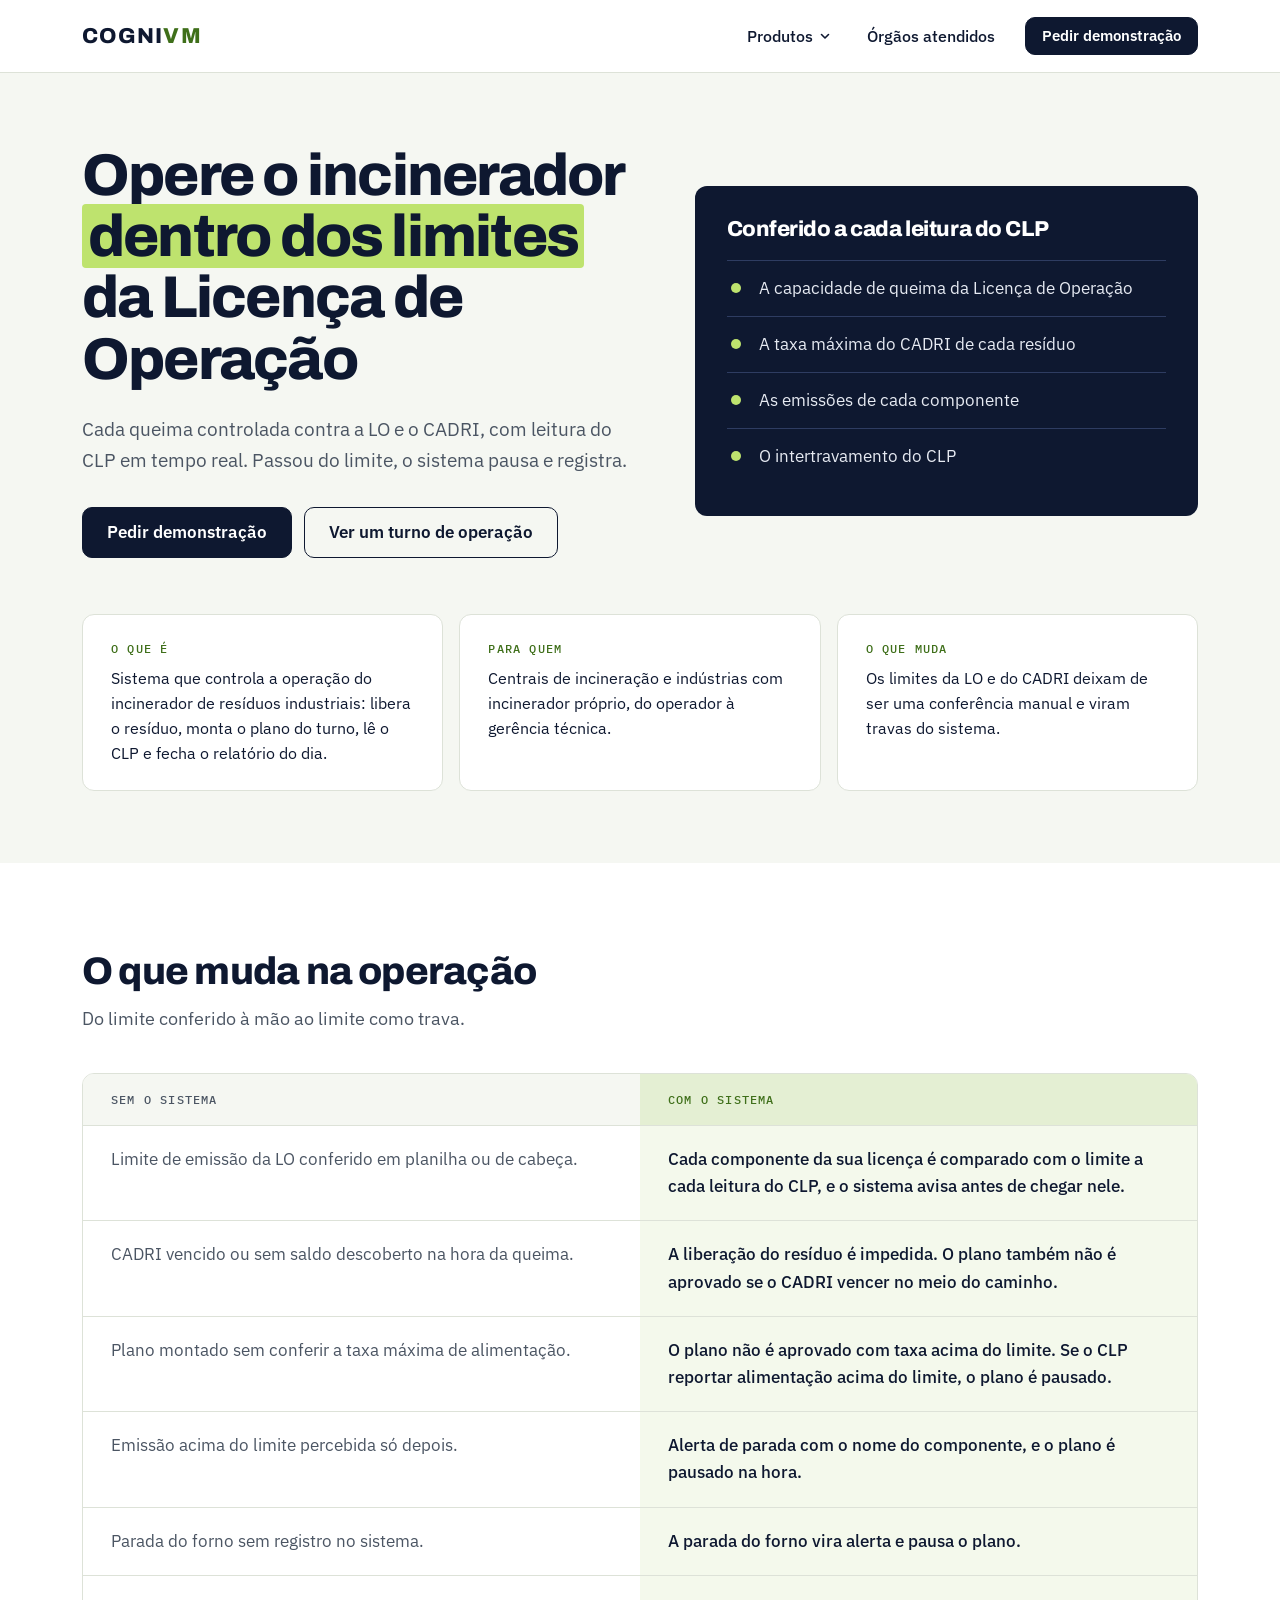
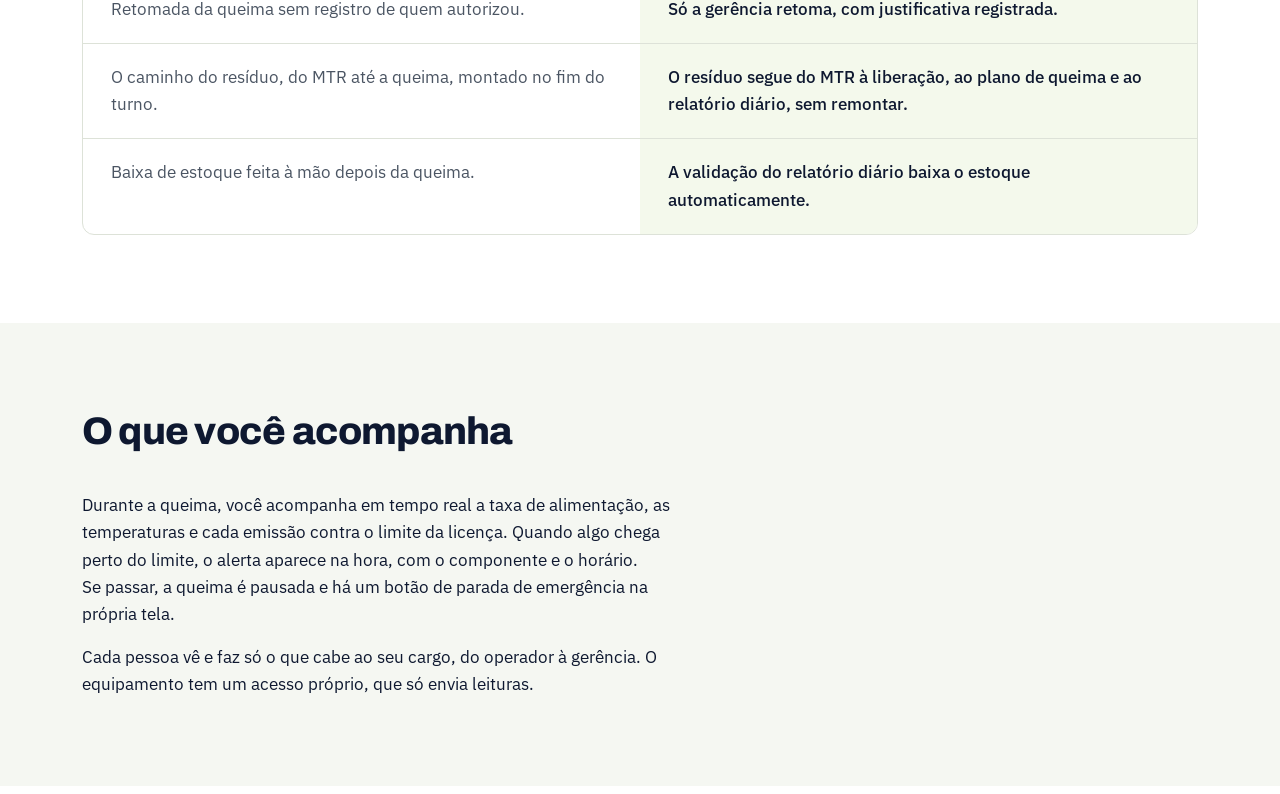
<file: solucoes.html>
<!DOCTYPE html>
<html lang="pt-br">
<head>
    <meta charset="UTF-8">
    <title>COGNIVM</title>
    <meta http-equiv="refresh" content="0; url=controle-de-queima.html">
    <link rel="canonical" href="controle-de-queima.html">
    <link rel="icon" type="image/svg+xml" href="favicon.svg">
    <link rel="icon" href="favicon.ico" sizes="48x48">
    <link rel="apple-touch-icon" href="apple-touch-icon.png">
</head>
<body>
    <p>Esta página mudou de endereço: <a href="controle-de-queima.html">continuar</a>.</p>
</body>
</html>
</file>
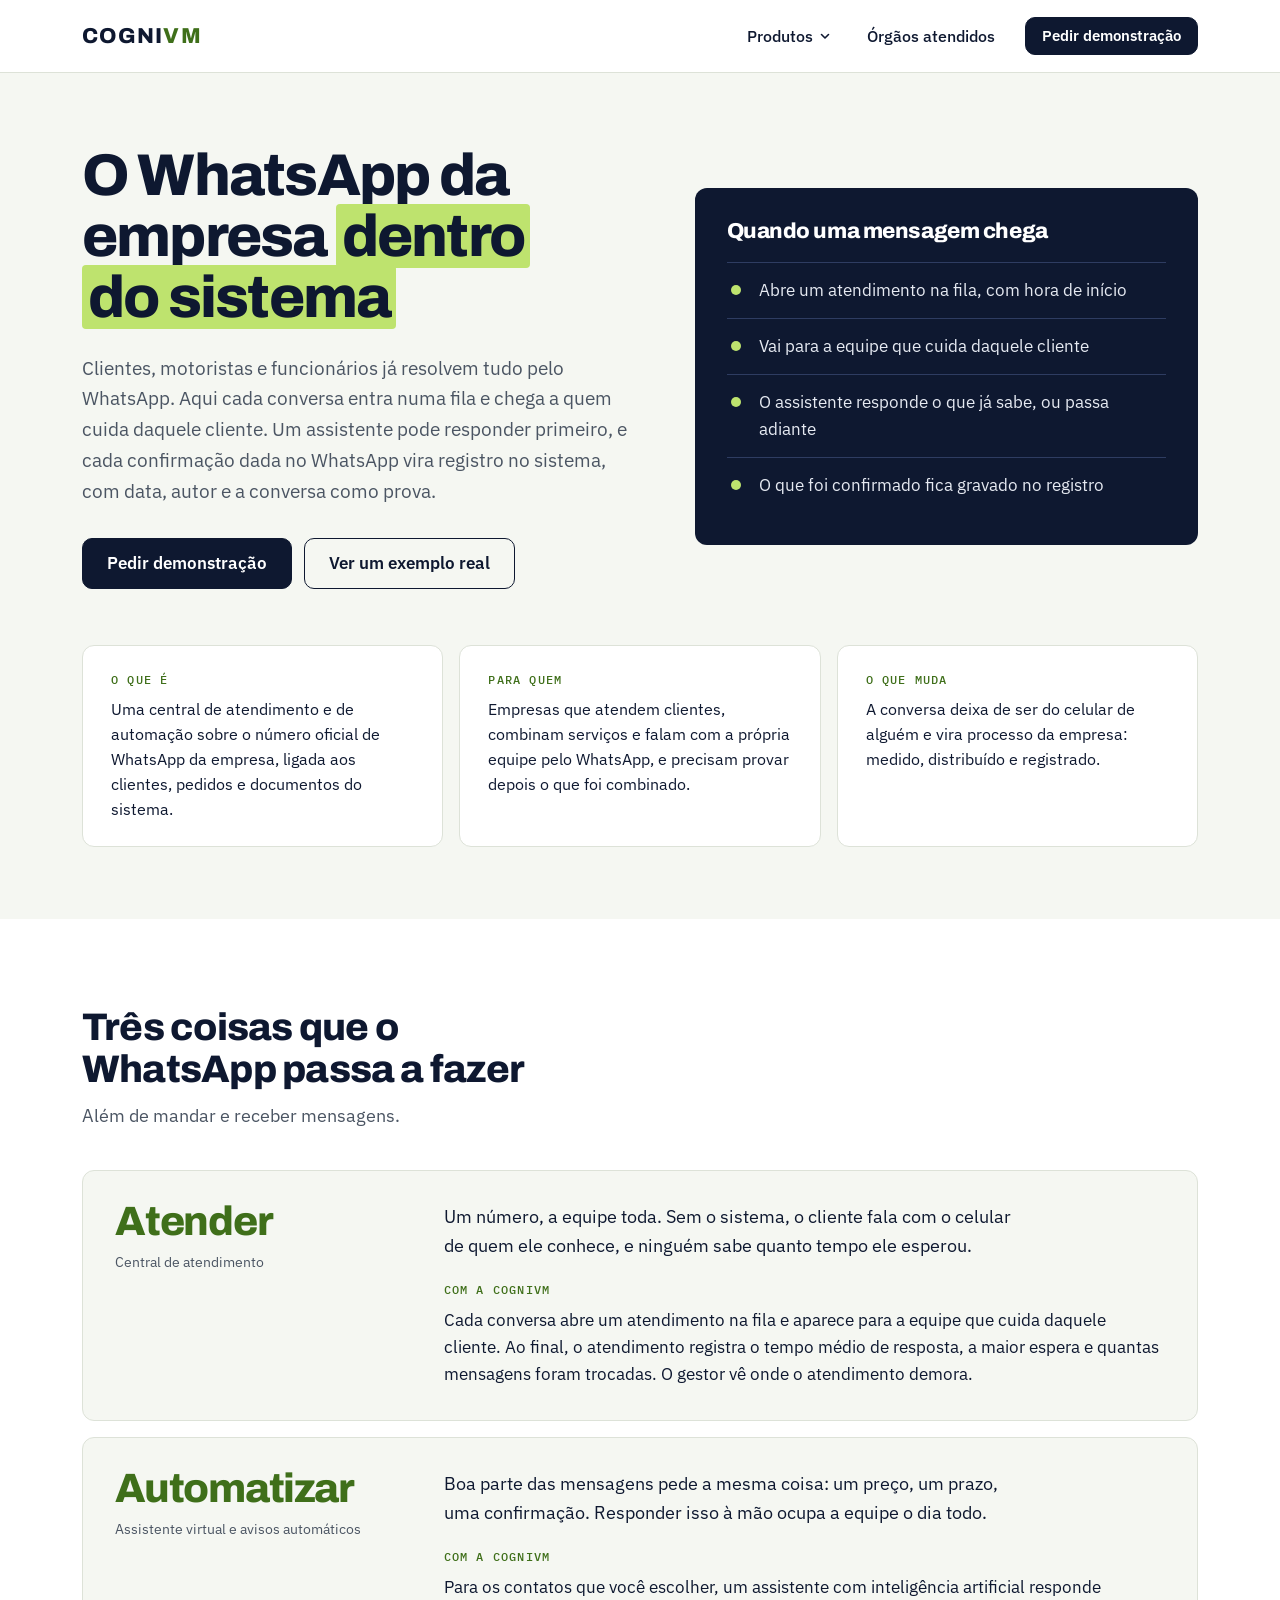
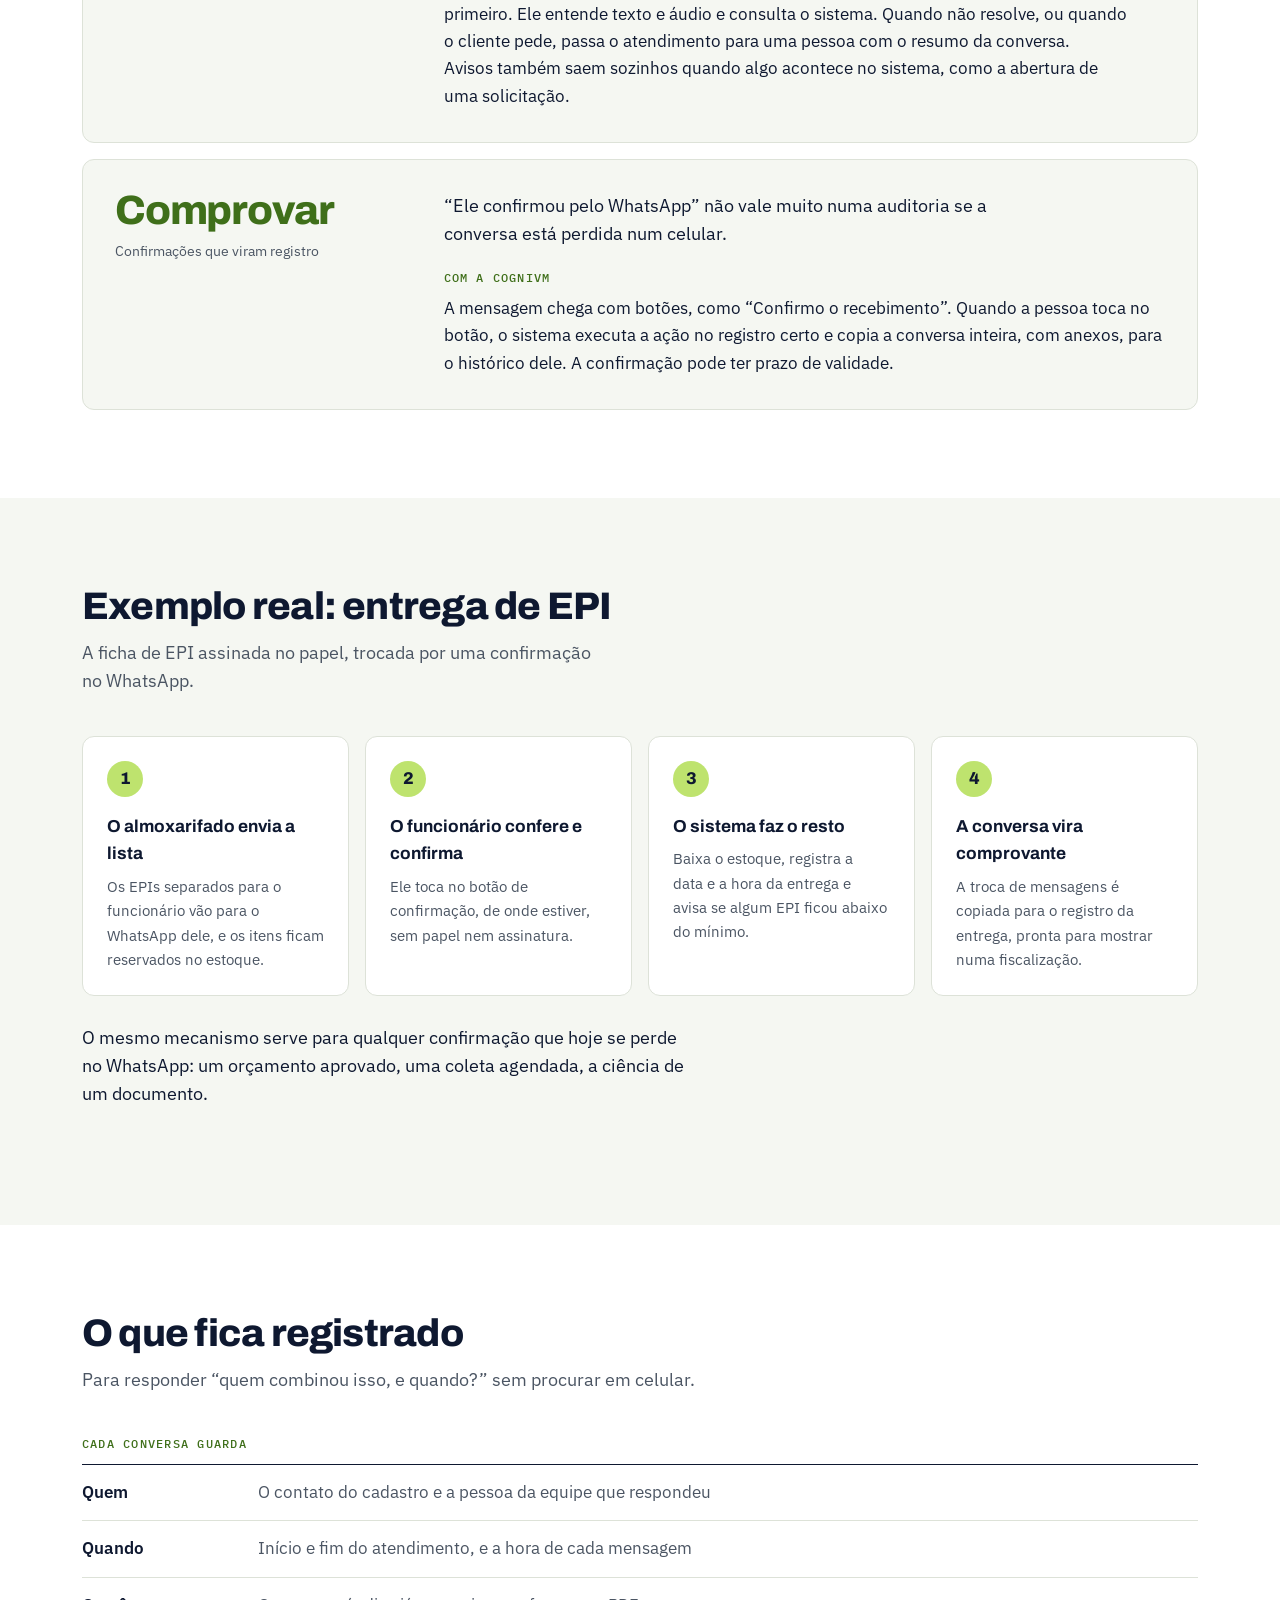
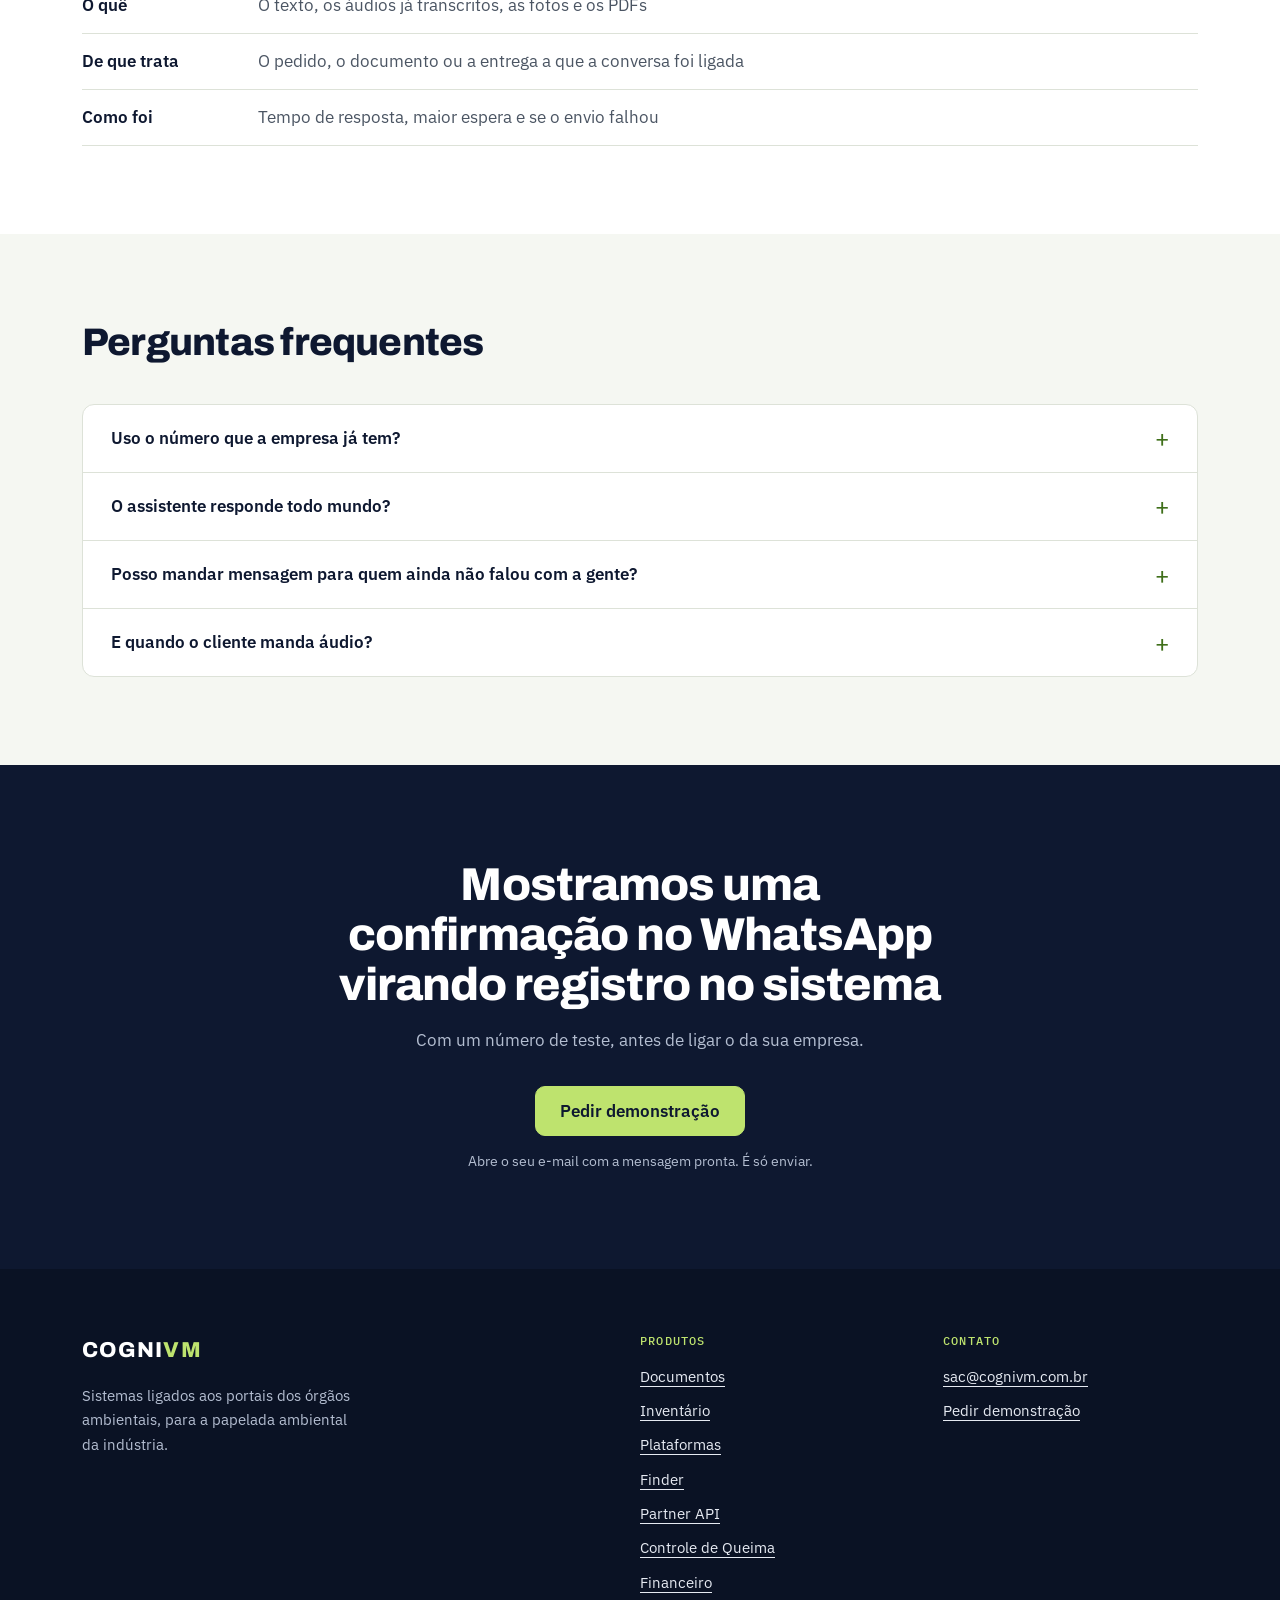
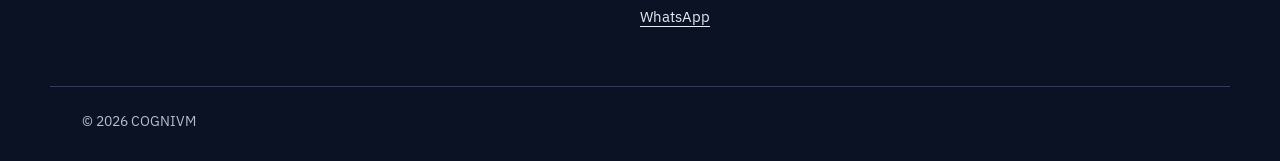
<file: whatsapp.html>
<!DOCTYPE html>
<html lang="pt-br">
<head>
    <meta charset="UTF-8">
    <meta name="viewport" content="width=device-width, initial-scale=1.0">
    <title>WhatsApp: atendimento, automação e registro | COGNIVM</title>
    <meta name="description" content="Central de atendimento, assistente virtual e confirmações com botão no WhatsApp da empresa, registradas no sistema.">
    <link rel="stylesheet" href="site.css">
    <link rel="icon" type="image/svg+xml" href="favicon.svg">
    <link rel="icon" href="favicon.ico" sizes="48x48">
    <link rel="apple-touch-icon" href="apple-touch-icon.png">
</head>
<body>
    <header class="site-nav">
        <div class="wrap">
            <a href="index.html" class="wordmark">COGNI<span>VM</span></a>
            <nav class="menu" aria-label="Principal">
                <ul>
                    <li class="has-mega">
                        <button type="button" class="menu-btn" aria-expanded="false" aria-controls="mega">Produtos <svg width="12" height="12" viewBox="0 0 12 12" aria-hidden="true"><path d="M2.5 4.5 6 8l3.5-3.5" fill="none" stroke="currentColor" stroke-width="1.6" stroke-linecap="round" stroke-linejoin="round"/></svg></button>
                        <div class="mega" id="mega">
                            <ul>
                            <li><a href="documentos.html"><strong>Documentos</strong><span>MTR, CDF e DMR emitidos e controlados num só lugar</span></a></li>
                            <li><a href="inventario.html"><strong>Inventário</strong><span>O resíduo recebido no MTR já entra no estoque</span></a></li>
                            <li><a href="plataformas.html"><strong>Plataformas</strong><span>O SINIR e seis estados numa tela só</span></a></li>
                            <li><a href="finder.html"><strong>Finder</strong><span>Licenças da CETESB acompanhadas sozinhas</span></a></li>
                            <li><a href="partner-api.html"><strong>Partner API</strong><span>Cadastro de empresas direto da Receita</span></a></li>
                            <li><a href="controle-de-queima.html"><strong>Controle de Queima</strong><span>O incinerador dentro dos limites da Licença de Operação</span></a></li>
                            <li><a href="financeiro.html"><strong>Financeiro</strong><span>Do serviço prestado à NFS-e e ao dinheiro no caixa</span></a></li>
                            <li><a href="whatsapp.html" aria-current="page"><strong>WhatsApp</strong><span>Atendimento, automação e confirmações registradas</span></a></li>
                            </ul>
                        </div>
                    </li>
                    <li><a href="plataformas.html">Órgãos atendidos</a></li>
                    <li class="menu-cta"><a href="#contato" class="btn-primary btn-sm">Pedir demonstração</a></li>
                </ul>
            </nav>
            <button type="button" class="burger" aria-label="Abrir menu" aria-expanded="false"><span></span><span></span><span></span></button>
        </div>
    </header>

    <main>
        <section class="hero">
            <div class="wrap">
                <div class="hero-grid hero-grid--media">
                    <div class="hero-copy">
                        <h1>O WhatsApp da empresa <mark>dentro do sistema</mark></h1>
                        <p class="lead">Clientes, motoristas e funcionários já resolvem tudo pelo WhatsApp. Aqui cada conversa entra numa fila e chega a quem cuida daquele cliente. Um assistente pode responder primeiro, e cada confirmação dada no WhatsApp vira registro no sistema, com data, autor e a conversa como prova.</p>
                        <div class="actions">
                            <a href="#contato" class="btn-primary">Pedir demonstração</a>
                            <a href="#exemplo" class="btn-outline">Ver um exemplo real</a>
                        </div>
                    </div>
                    <div class="hero-card">
                    <h2>Quando uma mensagem chega</h2>
                    <ul>
                        <li>Abre um atendimento na fila, com hora de início</li>
                        <li>Vai para a equipe que cuida daquele cliente</li>
                        <li>O assistente responde o que já sabe, ou passa adiante</li>
                        <li>O que foi confirmado fica gravado no registro</li>
                    </ul>
                </div>
                </div>
                <dl class="ficha">
                    <div><dt>O que é</dt><dd>Uma central de atendimento e de automação sobre o número oficial de WhatsApp da empresa, ligada aos clientes, pedidos e documentos do sistema.</dd></div>
                    <div><dt>Para quem</dt><dd>Empresas que atendem clientes, combinam serviços e falam com a própria equipe pelo WhatsApp, e precisam provar depois o que foi combinado.</dd></div>
                    <div><dt>O que muda</dt><dd>A conversa deixa de ser do celular de alguém e vira processo da empresa: medido, distribuído e registrado.</dd></div>
                </dl>
            </div>
        </section>

        <section class="row">
            <div class="wrap">
                <div class="rail">
                    <h2>Três coisas que o WhatsApp passa a fazer</h2>
                    <p>Além de mandar e receber mensagens.</p>
                </div>
                <div>
                    <div class="docrow docrow--word">
                        <div><div class="acronym">Atender</div><p class="full">Central de atendimento</p></div>
                        <div>
                            <p class="def">Um número, a equipe toda. Sem o sistema, o cliente fala com o celular de quem ele conhece, e ninguém sabe quanto tempo ele esperou.</p>
                            <p class="label">Com a Cognivm</p>
                            <p>Cada conversa abre um atendimento na fila e aparece para a equipe que cuida daquele cliente. Ao final, o atendimento registra o tempo médio de resposta, a maior espera e quantas mensagens foram trocadas. O gestor vê onde o atendimento demora.</p>
                        </div>
                    </div>
                    <div class="docrow docrow--word">
                        <div><div class="acronym">Automatizar</div><p class="full">Assistente virtual e avisos automáticos</p></div>
                        <div>
                            <p class="def">Boa parte das mensagens pede a mesma coisa: um preço, um prazo, uma confirmação. Responder isso à mão ocupa a equipe o dia todo.</p>
                            <p class="label">Com a Cognivm</p>
                            <p>Para os contatos que você escolher, um assistente com inteligência artificial responde primeiro. Ele entende texto e áudio e consulta o sistema. Quando não resolve, ou quando o cliente pede, passa o atendimento para uma pessoa com o resumo da conversa. Avisos também saem sozinhos quando algo acontece no sistema, como a abertura de uma solicitação.</p>
                        </div>
                    </div>
                    <div class="docrow docrow--word">
                        <div><div class="acronym">Comprovar</div><p class="full">Confirmações que viram registro</p></div>
                        <div>
                            <p class="def">“Ele confirmou pelo WhatsApp” não vale muito numa auditoria se a conversa está perdida num celular.</p>
                            <p class="label">Com a Cognivm</p>
                            <p>A mensagem chega com botões, como “Confirmo o recebimento”. Quando a pessoa toca no botão, o sistema executa a ação no registro certo e copia a conversa inteira, com anexos, para o histórico dele. A confirmação pode ter prazo de validade.</p>
                        </div>
                    </div>
                </div>
            </div>
        </section>
        <section class="row" id="exemplo">
            <div class="wrap">
                <div class="rail">
                    <h2>Exemplo real: entrega de EPI</h2>
                    <p>A ficha de EPI assinada no papel, trocada por uma confirmação no WhatsApp.</p>
                </div>
                <div>
                    <ol class="vsteps">
                        <li><div><strong>O almoxarifado envia a lista</strong><p>Os EPIs separados para o funcionário vão para o WhatsApp dele, e os itens ficam reservados no estoque.</p></div></li>
                        <li><div><strong>O funcionário confere e confirma</strong><p>Ele toca no botão de confirmação, de onde estiver, sem papel nem assinatura.</p></div></li>
                        <li><div><strong>O sistema faz o resto</strong><p>Baixa o estoque, registra a data e a hora da entrega e avisa se algum EPI ficou abaixo do mínimo.</p></div></li>
                        <li><div><strong>A conversa vira comprovante</strong><p>A troca de mensagens é copiada para o registro da entrega, pronta para mostrar numa fiscalização.</p></div></li>
                    </ol>
                    <p class="lead-in" style="margin-top:28px">O mesmo mecanismo serve para qualquer confirmação que hoje se perde no WhatsApp: um orçamento aprovado, uma coleta agendada, a ciência de um documento.</p>
                </div>
            </div>
        </section>
        <section class="row">
            <div class="wrap">
                <div class="rail">
                    <h2>O que fica registrado</h2>
                    <p>Para responder “quem combinou isso, e quando?” sem procurar em celular.</p>
                </div>
                <div>
                    <div>
                        <p class="facts-label">Cada conversa guarda</p>
                        <dl class="facts">
                            <div><dt>Quem</dt><dd>O contato do cadastro e a pessoa da equipe que respondeu</dd></div>
                            <div><dt>Quando</dt><dd>Início e fim do atendimento, e a hora de cada mensagem</dd></div>
                            <div><dt>O quê</dt><dd>O texto, os áudios já transcritos, as fotos e os PDFs</dd></div>
                            <div><dt>De que trata</dt><dd>O pedido, o documento ou a entrega a que a conversa foi ligada</dd></div>
                            <div><dt>Como foi</dt><dd>Tempo de resposta, maior espera e se o envio falhou</dd></div>
                        </dl>
                    </div>
                </div>
            </div>
        </section>
        <section class="row">
            <div class="wrap">
                <div class="rail">
                    <h2>Perguntas frequentes</h2>
                </div>
                <div>
                    <div class="faq">
                        <details>
                            <summary>Uso o número que a empresa já tem?</summary>
                            <p>Sim. O número é ligado à API oficial do WhatsApp Business, da Meta. A configuração é feita na implantação.</p>
                        </details>
                        <details>
                            <summary>O assistente responde todo mundo?</summary>
                            <p>Não. Você escolhe quais contatos passam pelo assistente. Os outros vão direto para a equipe, e qualquer conversa pode ir para uma pessoa a qualquer momento.</p>
                        </details>
                        <details>
                            <summary>Posso mandar mensagem para quem ainda não falou com a gente?</summary>
                            <p>Pode, com uma mensagem pronta aprovada pelo WhatsApp, como a Meta exige. As mensagens são criadas e aprovadas pelo próprio sistema, puxam os dados do registro e podem ter botões de resposta. Você define quais usuários ou departamentos podem usar cada uma.</p>
                        </details>
                        <details>
                            <summary>E quando o cliente manda áudio?</summary>
                            <p>O áudio é transcrito, e o texto fica junto da gravação. Dá para ler e procurar depois, sem ouvir de novo.</p>
                        </details>
                    </div>
                </div>
            </div>
        </section>
        <section class="cta" id="contato">
            <div class="wrap">
                <div>
                    <h2>Mostramos uma confirmação no WhatsApp virando registro no sistema</h2>
                    <p>Com um número de teste, antes de ligar o da sua empresa.</p>
                </div>
                <div>
                    <a href="mailto:sac@cognivm.com.br?subject=Demonstra%C3%A7%C3%A3o%20WhatsApp" class="btn-primary">Pedir demonstração</a>
                    <p class="micro">Abre o seu e-mail com a mensagem pronta. É só enviar.</p>
                </div>
            </div>
        </section>
    </main>

    <footer class="site-footer">
        <div class="wrap">
            <div class="foot-brand">
                <a href="index.html" class="wordmark">COGNI<span>VM</span></a>
                <p>Sistemas ligados aos portais dos órgãos ambientais, para a papelada ambiental da indústria.</p>
            </div>
            <div>
                <h3>Produtos</h3>
                <ul>
                        <li><a href="documentos.html">Documentos</a></li>
                        <li><a href="inventario.html">Inventário</a></li>
                        <li><a href="plataformas.html">Plataformas</a></li>
                        <li><a href="finder.html">Finder</a></li>
                        <li><a href="partner-api.html">Partner API</a></li>
                        <li><a href="controle-de-queima.html">Controle de Queima</a></li>
                        <li><a href="financeiro.html">Financeiro</a></li>
                        <li><a href="whatsapp.html">WhatsApp</a></li>
                </ul>
            </div>
            <div>
                <h3>Contato</h3>
                <ul>
                    <li><a href="mailto:sac@cognivm.com.br">sac@cognivm.com.br</a></li>
                    <li><a href="#contato">Pedir demonstração</a></li>
                </ul>
            </div>
        </div>
        <div class="wrap foot-base"><span>&copy; 2026 COGNIVM</span></div>
    </footer>

    <script>
        (function () {
            var h = document.querySelector('.site-nav');
            var mega = h.querySelector('.menu-btn');
            var burger = h.querySelector('.burger');
            mega.addEventListener('click', function () {
                var open = h.classList.toggle('mega-open');
                mega.setAttribute('aria-expanded', open);
            });
            burger.addEventListener('click', function () {
                var open = h.classList.toggle('menu-open');
                burger.setAttribute('aria-expanded', open);
            });
            document.addEventListener('click', function (e) {
                if (!h.contains(e.target)) { h.classList.remove('mega-open'); mega.setAttribute('aria-expanded', false); }
            });
            document.addEventListener('keydown', function (e) {
                if (e.key === 'Escape') { h.classList.remove('mega-open', 'menu-open'); mega.setAttribute('aria-expanded', false); mega.focus(); }
            });
        })();
    </script>
</body>
</html>
</file>
<file: site.css>
@import url('https://fonts.googleapis.com/css2?family=Archivo:wght@600;700;800&family=IBM+Plex+Sans:wght@400;500;600&family=IBM+Plex+Mono:wght@500&display=swap');

/* Tokens: ver DESIGN.md. Azul-marinho e verde-folha do logo. */
:root {
    --ink: #0E1830;
    --bg: #F5F7F2;
    --white: #FFFFFF;
    --muted: #4B5563;
    --rule: #DDE2D8;
    --on-ink: #E6EAF2;
    --on-ink-muted: #B4BED1;
    --rule-ink: #2E3C61;
    --lime: #BEE36E;
    --lime-hover: #CDEB8A;
    --green: #3F6F1A;
    --green-tint: #E4EFD3;
    --st-yellow: #D9A21B;
    --st-red: #B3261E;
    --st-blue: #1F5FA8;
    --st-gray: #8A919E;

    --font-display: 'Archivo', 'IBM Plex Sans', sans-serif;
    --font-text: 'IBM Plex Sans', -apple-system, sans-serif;
    --font-mono: 'IBM Plex Mono', ui-monospace, monospace;

    --radius: 12px;
    --radius-sm: 8px;
    --max: 1180px;
}

* { margin: 0; padding: 0; box-sizing: border-box; }
html { color-scheme: light; scroll-behavior: smooth; scroll-padding-top: 88px; }
@media (prefers-reduced-motion: reduce) { html { scroll-behavior: auto; } }

body { font-family: var(--font-text); font-size: 17px; line-height: 1.6; color: var(--ink); background: var(--bg); }

h1, h2, h3 { font-family: var(--font-display); font-weight: 800; line-height: 1.08; letter-spacing: -0.02em; text-wrap: balance; }
h2 { font-size: clamp(1.7rem, 3vw, 2.4rem); }
h3 { font-size: 1.2rem; line-height: 1.25; }
p { text-wrap: pretty; }

a { color: var(--green); }
a:focus-visible, button:focus-visible, summary:focus-visible { outline: 2px solid var(--green); outline-offset: 3px; }
.cta a:focus-visible, .site-footer a:focus-visible { outline-color: var(--lime); }

.wrap { max-width: var(--max); margin: 0 auto; padding: 0 32px; }
.sr-only { position: absolute; width: 1px; height: 1px; overflow: hidden; clip: rect(0 0 0 0); white-space: nowrap; }

/* ── Botões ── */
.btn-primary, .btn-outline {
    display: inline-block;
    padding: 14px 24px;
    border-radius: 10px;
    font-weight: 600;
    text-decoration: none;
    line-height: 1.2;
    transition: background-color 150ms ease-out, color 150ms ease-out, border-color 150ms ease-out;
}
.btn-primary { background: var(--ink); color: var(--white); border: 1.5px solid var(--ink); }
.btn-primary:hover { background: #1E2D52; border-color: #1E2D52; }
.btn-outline { background: transparent; color: var(--ink); border: 1.5px solid var(--ink); }
.btn-outline:hover { background: var(--ink); color: var(--white); }
.btn-sm { padding: 9px 16px; font-size: 0.93rem; }
.text-link { font-weight: 600; text-underline-offset: 4px; }

/* ── Menu ── */
.site-nav { position: sticky; top: 0; z-index: 20; background: var(--white); border-bottom: 1px solid var(--rule); }
.site-nav .wrap { display: flex; align-items: center; justify-content: space-between; height: 72px; }
.wordmark { font-family: var(--font-display); font-weight: 800; font-size: 1.35rem; letter-spacing: 0.06em; color: var(--ink); text-decoration: none; }
.wordmark span { color: var(--green); }
.menu > ul { display: flex; gap: 8px; list-style: none; align-items: center; }
.menu > ul > li > a:not(.btn-primary), .menu-btn {
    display: inline-flex; align-items: center; gap: 6px;
    padding: 10px 14px; border-radius: var(--radius-sm);
    color: var(--ink); font: inherit; font-size: 0.97rem; font-weight: 500;
    background: none; border: 0; cursor: pointer; text-decoration: none;
    transition: background-color 150ms ease-out;
}
.menu > ul > li > a:not(.btn-primary):hover, .menu-btn:hover { background: var(--bg); }
.menu a[aria-current="page"] { color: var(--green); }
.menu-btn svg { transition: transform 150ms ease-out; }
.mega-open .menu-btn svg { transform: rotate(180deg); }
.menu-cta { margin-left: 8px; }
.has-mega { position: relative; }
.mega {
    display: none; position: absolute; top: calc(100% + 12px); left: -24px; width: 620px;
    background: var(--white); border-radius: var(--radius); padding: 12px;
    box-shadow: 0 18px 48px rgba(14, 24, 48, 0.16);
}
.has-mega:hover .mega, .mega-open .mega, .has-mega:focus-within .mega { display: block; }
.mega::before { content: ""; position: absolute; left: 0; right: 0; top: -14px; height: 14px; }
.mega ul { list-style: none; display: grid; grid-template-columns: 1fr 1fr; gap: 4px; }
.mega a { display: block; padding: 14px 16px; border-radius: var(--radius-sm); text-decoration: none; color: var(--ink); }
.mega a:hover, .mega a:focus-visible { background: var(--bg); }
.mega strong { display: block; font-family: var(--font-display); font-weight: 700; font-size: 1.02rem; }
.mega span { display: block; margin-top: 2px; font-size: 0.88rem; color: var(--muted); line-height: 1.4; }
.mega a[aria-current="page"] strong { color: var(--green); }
.burger { display: none; background: none; border: 0; cursor: pointer; padding: 10px; }
.burger span { display: block; width: 22px; height: 2px; background: var(--ink); margin: 5px 0; }

/* ── Hero ── */
.hero { background: var(--bg); padding: 72px 0 72px; }
.hero-grid { display: grid; gap: 48px; align-items: center; margin-bottom: 56px; }
.hero-grid--media { grid-template-columns: 1.05fr 0.95fr; gap: 56px; }
.hero h1 { font-size: clamp(2.2rem, 4.6vw, 3.7rem); line-height: 1.04; letter-spacing: -0.03em; max-width: 17ch; margin-bottom: 24px; }
.hero-grid:not(.hero-grid--media) h1 { max-width: 20ch; }
.hero mark { background: var(--lime); color: var(--ink); padding: 0 0.1em; border-radius: 4px; -webkit-box-decoration-break: clone; box-decoration-break: clone; }
.hero .lead { font-size: 1.2rem; color: var(--muted); max-width: 52ch; margin-bottom: 32px; }
.hero .actions { display: flex; gap: 12px; align-items: center; flex-wrap: wrap; }

.hero-media { margin: 0; }
.hero-media .video-frame { box-shadow: 0 20px 50px rgba(14, 24, 48, 0.18); }
.hero-media figcaption { margin-top: 14px; font-size: 0.9rem; color: var(--muted); }
.hero-card { background: var(--ink); color: var(--on-ink); border-radius: var(--radius); padding: 32px; }
.hero-card h2 { color: var(--white); font-size: 1.35rem; margin-bottom: 18px; }
.hero-card ul { list-style: none; }
.hero-card li { padding: 14px 0 14px 32px; border-top: 1px solid var(--rule-ink); position: relative; }
.hero-card li::before { content: ""; position: absolute; left: 4px; top: 22px; width: 10px; height: 10px; border-radius: 50%; background: var(--lime); }

/* As três respostas que o cliente procura */
.ficha { display: grid; grid-template-columns: repeat(3, 1fr); gap: 16px; }
.ficha > div { background: var(--white); border: 1px solid var(--rule); border-radius: var(--radius); padding: 24px 28px; }
.ficha dt { font-family: var(--font-mono); font-weight: 500; font-size: 0.75rem; letter-spacing: 0.1em; text-transform: uppercase; color: var(--green); margin-bottom: 8px; }
.ficha dd { font-size: 0.98rem; color: var(--ink); }

/* ── Faixa de órgãos ── */
.strip { background: var(--white); border-top: 1px solid var(--rule); border-bottom: 1px solid var(--rule); }
.strip .wrap { display: flex; align-items: center; gap: 16px 40px; flex-wrap: wrap; padding-top: 24px; padding-bottom: 24px; }
.strip p { margin: 0; font-size: 0.92rem; font-weight: 600; color: var(--muted); }
.strip ul { list-style: none; display: flex; flex-wrap: wrap; gap: 10px 36px; }
.strip li { display: flex; flex-direction: column; font-size: 0.8rem; color: var(--muted); line-height: 1.3; }
.strip li strong { font-family: var(--font-mono); font-size: 1rem; color: var(--ink); }

/* ── Seções: título em cima, conteúdo abaixo ── */
.row { padding: 88px 0; background: var(--bg); }
.row:nth-of-type(even) { background: var(--white); }
.row .wrap { display: block; }
.rail { max-width: 62ch; margin-bottom: 40px; }
.rail p { color: var(--muted); font-size: 1.1rem; margin-top: 12px; }
.row--flat .wrap { display: block; }

/* ── Sem o sistema / com o sistema ── */
.ledger { width: 100%; border-collapse: separate; border-spacing: 0; border: 1px solid var(--rule); border-radius: var(--radius); overflow: hidden; background: var(--white); }
.ledger th { text-align: left; font-family: var(--font-mono); font-weight: 500; font-size: 0.75rem; letter-spacing: 0.1em; text-transform: uppercase; color: var(--muted); padding: 16px 28px; background: var(--bg); border-bottom: 1px solid var(--rule); }
.ledger th + th { color: var(--green); background: var(--green-tint); }
.ledger td { padding: 20px 28px; vertical-align: top; border-bottom: 1px solid var(--rule); width: 50%; }
.ledger tr:last-child td { border-bottom: 0; }
.ledger td:first-child { color: var(--muted); }
.ledger td:last-child { font-weight: 500; background: #F4F9EC; }

/* ── Documento com definição ── */
.docrow { display: grid; grid-template-columns: 2fr 5fr; gap: 40px; padding: 32px; margin-bottom: 16px; background: var(--white); border: 1px solid var(--rule); border-radius: var(--radius); }
.row:nth-of-type(even) .docrow { background: var(--bg); }
.docrow:last-child { margin-bottom: 0; }
.docrow .acronym { font-family: var(--font-display); font-weight: 800; font-size: clamp(2.6rem, 5vw, 3.8rem); line-height: 0.95; letter-spacing: -0.03em; color: var(--green); }
.docrow .full { color: var(--muted); font-size: 0.9rem; margin-top: 8px; }
.docrow .def { font-size: 1.1rem; max-width: 52ch; margin-bottom: 20px; }
.docrow .label { font-family: var(--font-mono); font-weight: 500; font-size: 0.75rem; letter-spacing: 0.1em; text-transform: uppercase; color: var(--green); margin-bottom: 8px; }

/* ── Passos ── */
.vsteps { list-style: none; counter-reset: v; display: grid; grid-template-columns: repeat(auto-fit, minmax(210px, 1fr)); gap: 16px; }
.vsteps li { counter-increment: v; background: var(--white); border: 1px solid var(--rule); border-radius: var(--radius); padding: 24px; }
.row:nth-of-type(even) .vsteps li { background: var(--bg); }
.vsteps li::before { content: counter(v); display: flex; align-items: center; justify-content: center; width: 36px; height: 36px; border-radius: 50%; background: var(--lime); color: var(--ink); font-family: var(--font-display); font-weight: 800; margin-bottom: 16px; }
.vsteps strong { display: block; font-family: var(--font-display); font-size: 1.08rem; margin-bottom: 6px; }
.vsteps p { color: var(--muted); font-size: 0.95rem; }

/* ── Tabelas de referência ── */
.rules { width: 100%; border-collapse: separate; border-spacing: 0; border: 1px solid var(--rule); border-radius: var(--radius); overflow: hidden; background: var(--white); }
.rules th, .rules td { text-align: left; vertical-align: top; padding: 18px 28px; border-bottom: 1px solid var(--rule); }
.rules tr:last-child th, .rules tr:last-child td { border-bottom: 0; }
.rules th { width: 32%; font-weight: 600; }
.rules td { color: var(--muted); }

.table-scroll { overflow-x: auto; }
.matrix { width: 100%; min-width: 640px; border-collapse: collapse; font-size: 0.95rem; }
.matrix th, .matrix td { text-align: left; padding: 14px 20px 14px 0; border-bottom: 1px solid var(--rule); vertical-align: top; }
.matrix thead th {
    font-family: var(--font-mono);
    font-weight: 500;
    font-size: 0.78rem;
    letter-spacing: 0.1em;
    text-transform: uppercase;
    color: var(--muted);
    border-bottom: 1px solid var(--ink);
}
.matrix tbody th { font-weight: 600; white-space: nowrap; }
.matrix tbody th small { display: block; font-weight: 400; color: var(--muted); font-size: 0.85rem; }
.matrix .yes { color: var(--green); font-weight: 600; }
.matrix-note { margin-top: 16px; font-size: 0.92rem; color: var(--muted); max-width: 64ch; }
.lead-in { font-size: 1.1rem; max-width: 56ch; margin-bottom: 28px; }

.facts { border-top: 1px solid var(--ink); }
.facts div { display: grid; grid-template-columns: 160px 1fr; gap: 16px; padding: 14px 0; border-bottom: 1px solid var(--rule); }
.facts dt { font-weight: 600; }
.facts dd { color: var(--muted); }
.facts-label {
    font-family: var(--font-mono);
    font-weight: 500;
    font-size: 0.78rem;
    letter-spacing: 0.1em;
    text-transform: uppercase;
    color: var(--green);
    margin-bottom: 10px;
}
.stack > * + * { margin-top: 40px; }

.prose p { max-width: 62ch; margin-bottom: 16px; }
.prose p:last-child { margin-bottom: 0; }


/* ── Home: cartões de produto ── */
.cards { display: grid; grid-template-columns: repeat(3, 1fr); gap: 20px; }
.product { display: flex; flex-direction: column; background: var(--white); border: 1px solid var(--rule); border-radius: var(--radius); padding: 28px; transition: border-color 150ms ease-out; }
.product:hover { border-color: var(--ink); }
.product h3 { font-size: 1.4rem; margin-bottom: 12px; }
.product .what { color: var(--ink); margin-bottom: 20px; }
.product dl { margin-bottom: 24px; }
.product dl > div { padding: 12px 0; border-top: 1px solid var(--rule); }
.product dt { font-family: var(--font-mono); font-weight: 500; font-size: 0.72rem; letter-spacing: 0.1em; text-transform: uppercase; color: var(--green); margin-bottom: 4px; }
.product dd { font-size: 0.95rem; color: var(--muted); }
.product .more { margin-top: auto; }

/* ── Perguntas frequentes ── */
.faq { background: var(--white); border: 1px solid var(--rule); border-radius: var(--radius); overflow: hidden; }
.row:nth-of-type(even) .faq { background: var(--bg); }
.faq details + details { border-top: 1px solid var(--rule); }
.faq summary { cursor: pointer; list-style: none; padding: 20px 64px 20px 28px; font-weight: 600; position: relative; }
.faq summary::-webkit-details-marker { display: none; }
.faq summary::after { content: "+"; position: absolute; right: 28px; top: 50%; transform: translateY(-50%); font-size: 24px; font-weight: 400; color: var(--green); }
.faq details[open] summary::after { content: "\2212"; }
.faq details p { margin: 0; padding: 0 28px 22px; max-width: 66ch; color: var(--muted); }

/* ── Vídeos incorporados ── */
.videos { display: grid; grid-template-columns: repeat(auto-fit, minmax(min(100%, 320px), 1fr)); gap: 32px 24px; }
.video { margin: 0; }
.video-frame { position: relative; aspect-ratio: 16 / 9; background: var(--ink); border-radius: var(--radius); overflow: hidden; }
.video-frame iframe { position: absolute; inset: 0; width: 100%; height: 100%; border: 0; }
.video figcaption { margin-top: 12px; font-size: 15px; line-height: 1.5; color: var(--muted); }
.video figcaption strong { color: var(--ink); display: block; }

/* ── Chamada final ── */
.cta { background: var(--ink); color: var(--on-ink); padding: 96px 0; text-align: center; }
.cta .wrap { display: flex; flex-direction: column; align-items: center; gap: 32px; }
.cta h2 { color: var(--white); font-size: clamp(1.9rem, 3.6vw, 2.9rem); max-width: 22ch; margin: 0 auto; }
.cta p { color: var(--on-ink-muted); margin: 16px auto 0; max-width: 52ch; }
.cta .btn-primary { background: var(--lime); border-color: var(--lime); color: var(--ink); }
.cta .btn-primary:hover { background: var(--lime-hover); border-color: var(--lime-hover); }
.cta .micro { margin: 14px 0 0; font-size: 0.88rem; color: var(--on-ink-muted); }

/* ── Rodapé ── */
.site-footer { background: #0A1224; color: var(--on-ink-muted); padding: 64px 0 0; font-size: 0.95rem; }
.site-footer .wrap:first-child { display: grid; grid-template-columns: 2fr 1fr 1fr; gap: 48px; }
.site-footer .wordmark { color: var(--white); }
.site-footer .wordmark span { color: var(--lime); }
.foot-brand p { margin-top: 16px; max-width: 36ch; }
.site-footer h3 { font-family: var(--font-mono); font-weight: 500; font-size: 0.75rem; letter-spacing: 0.1em; text-transform: uppercase; color: var(--lime); margin-bottom: 16px; }
.site-footer ul { list-style: none; }
.site-footer li { margin-bottom: 10px; }
.site-footer a { color: var(--on-ink); text-underline-offset: 4px; }
.foot-base { margin-top: 48px; padding-top: 24px; padding-bottom: 28px; border-top: 1px solid var(--rule-ink); font-size: 0.85rem; }

/* ── Caminho de menu no Odoo ── */
.path { display: flex; flex-wrap: wrap; gap: 6px 8px; align-items: center; font-family: var(--font-mono); font-size: 0.82rem; }
.path span { border: 1px solid var(--rule); background: var(--white); padding: 3px 10px; border-radius: var(--radius); }
.path i { font-style: normal; color: var(--muted); }
.path b { font-weight: 500; color: var(--muted); }

/* ── Tarefas em poucos passos ── */
.task { padding: 28px 0; border-top: 1px solid var(--rule); display: grid; grid-template-columns: 4fr 8fr; gap: 32px; }
.task:last-child { border-bottom: 1px solid var(--rule); }
.task h3 { margin-bottom: 12px; }
.task ol { padding-left: 22px; }
.task li { margin-bottom: 6px; max-width: 58ch; }
.task li::marker { color: var(--green); font-weight: 600; }

/* ── Cobertura por plataforma: tudo preenchido ── */
.cover { width: 100%; min-width: 640px; border-collapse: separate; border-spacing: 6px; margin: -6px; }
.cover thead th {
    text-align: left;
    font-family: var(--font-mono);
    font-weight: 500;
    font-size: 0.78rem;
    letter-spacing: 0.1em;
    text-transform: uppercase;
    color: var(--muted);
    padding: 0 12px 6px;
}
.cover tbody th { text-align: left; font-weight: 600; padding: 12px 12px 12px 0; white-space: nowrap; vertical-align: middle; }
.cover tbody th small { display: block; font-weight: 400; color: var(--muted); font-size: 0.82rem; }
.cover td { background: var(--green-tint); padding: 12px 14px; border-radius: var(--radius); vertical-align: top; font-size: 0.92rem; }
.cover td strong { display: block; font-size: 0.95rem; }
.cover td span { color: var(--muted); font-size: 0.85rem; }
.cover td.strong { background: var(--green); color: var(--white); }
.cover td.strong span { color: #E4EFD3; }

/* ── Legenda de situações ── */
.legend { list-style: none; border-top: 1px solid var(--ink); }
.legend li { display: grid; grid-template-columns: 24px 140px 1fr; gap: 12px; align-items: baseline; padding: 12px 0; border-bottom: 1px solid var(--rule); }
.legend .sw { width: 12px; height: 12px; display: inline-block; }
.legend .sw--green { background: var(--green); }
.legend .sw--yellow { background: var(--st-yellow); }
.legend .sw--red { background: var(--st-red); }
.legend .sw--blue { background: var(--st-blue); }
.legend .sw--gray { background: var(--st-gray); }
.legend strong { font-weight: 600; }
.legend span:last-child { color: var(--muted); }

@media (max-width: 960px) {
    .task { grid-template-columns: 1fr; gap: 12px; }
}
@media (max-width: 600px) {
    .legend li { grid-template-columns: 24px 1fr; }
    .legend span:last-child { grid-column: 2; }
}


/* ── Responsivo ── */
@media (max-width: 1000px) {
    .cards { grid-template-columns: repeat(2, 1fr); }
    .hero-grid--media { grid-template-columns: 1fr; }
}
@media (max-width: 860px) {
    .burger { display: block; }
    .menu { display: none; position: absolute; top: 72px; left: 0; right: 0; background: var(--white); border-bottom: 1px solid var(--rule); padding: 12px 20px 24px; }
    .menu-open .menu { display: block; }
    .menu > ul { flex-direction: column; align-items: stretch; gap: 0; }
    .menu-btn { width: 100%; justify-content: space-between; }
    .mega { position: static; width: auto; box-shadow: none; padding: 0 0 8px 8px; }
    .has-mega:hover .mega { display: none; }
    .mega-open .mega, .has-mega:focus-within .mega { display: block; }
    .mega ul { grid-template-columns: 1fr; }
    .menu-cta { margin: 12px 0 0; }
    .menu-cta .btn-primary { display: block; text-align: center; }
    .row { padding: 60px 0; }
    .docrow { grid-template-columns: 1fr; gap: 16px; padding: 24px; }
    .ficha { grid-template-columns: 1fr; }
    .site-footer .wrap:first-child { grid-template-columns: 1fr; gap: 32px; }
    .ledger, .ledger tbody, .ledger tr, .ledger td { display: block; width: 100%; }
    .ledger thead { display: none; }
    .ledger tr { border-bottom: 1px solid var(--rule); }
    .ledger tr:last-child { border-bottom: 0; }
    .ledger td { border: 0; padding: 14px 20px; width: 100%; }
    .ledger td::before { content: attr(data-label); display: block; font-family: var(--font-mono); font-size: 0.72rem; letter-spacing: 0.1em; text-transform: uppercase; color: var(--muted); margin-bottom: 2px; }
    .ledger td:last-child::before { color: var(--green); }
    .rules th { width: auto; display: block; padding-bottom: 2px; border-bottom: 0; }
    .rules td { display: block; padding-top: 0; }
    .task { grid-template-columns: 1fr; gap: 12px; }
}
@media (max-width: 600px) {
    .wrap { padding: 0 20px; }
    .cards { grid-template-columns: 1fr; }
    .hero { padding: 40px 0 48px; }
    .hero-grid { margin-bottom: 36px; gap: 32px; }
    .hero .actions .btn-primary, .hero .actions .btn-outline { flex: 1 1 100%; text-align: center; }
    .facts div { grid-template-columns: 1fr; gap: 2px; }
    .cta { padding: 64px 0; }
    .legend li { grid-template-columns: 24px 1fr; }
    .legend span:last-child { grid-column: 2; }
    .faq summary { padding: 18px 56px 18px 20px; }
    .faq details p { padding: 0 20px 20px; }
}

/* Docrow com palavra no lugar da sigla (Financeiro, WhatsApp) */
.docrow--word { grid-template-columns: minmax(0, 2fr) 5fr; }
.docrow--word .acronym { font-size: clamp(1.9rem, 3.2vw, 2.6rem); overflow-wrap: anywhere; }
@media (max-width: 860px) { .docrow--word { grid-template-columns: 1fr; } }
</file>
